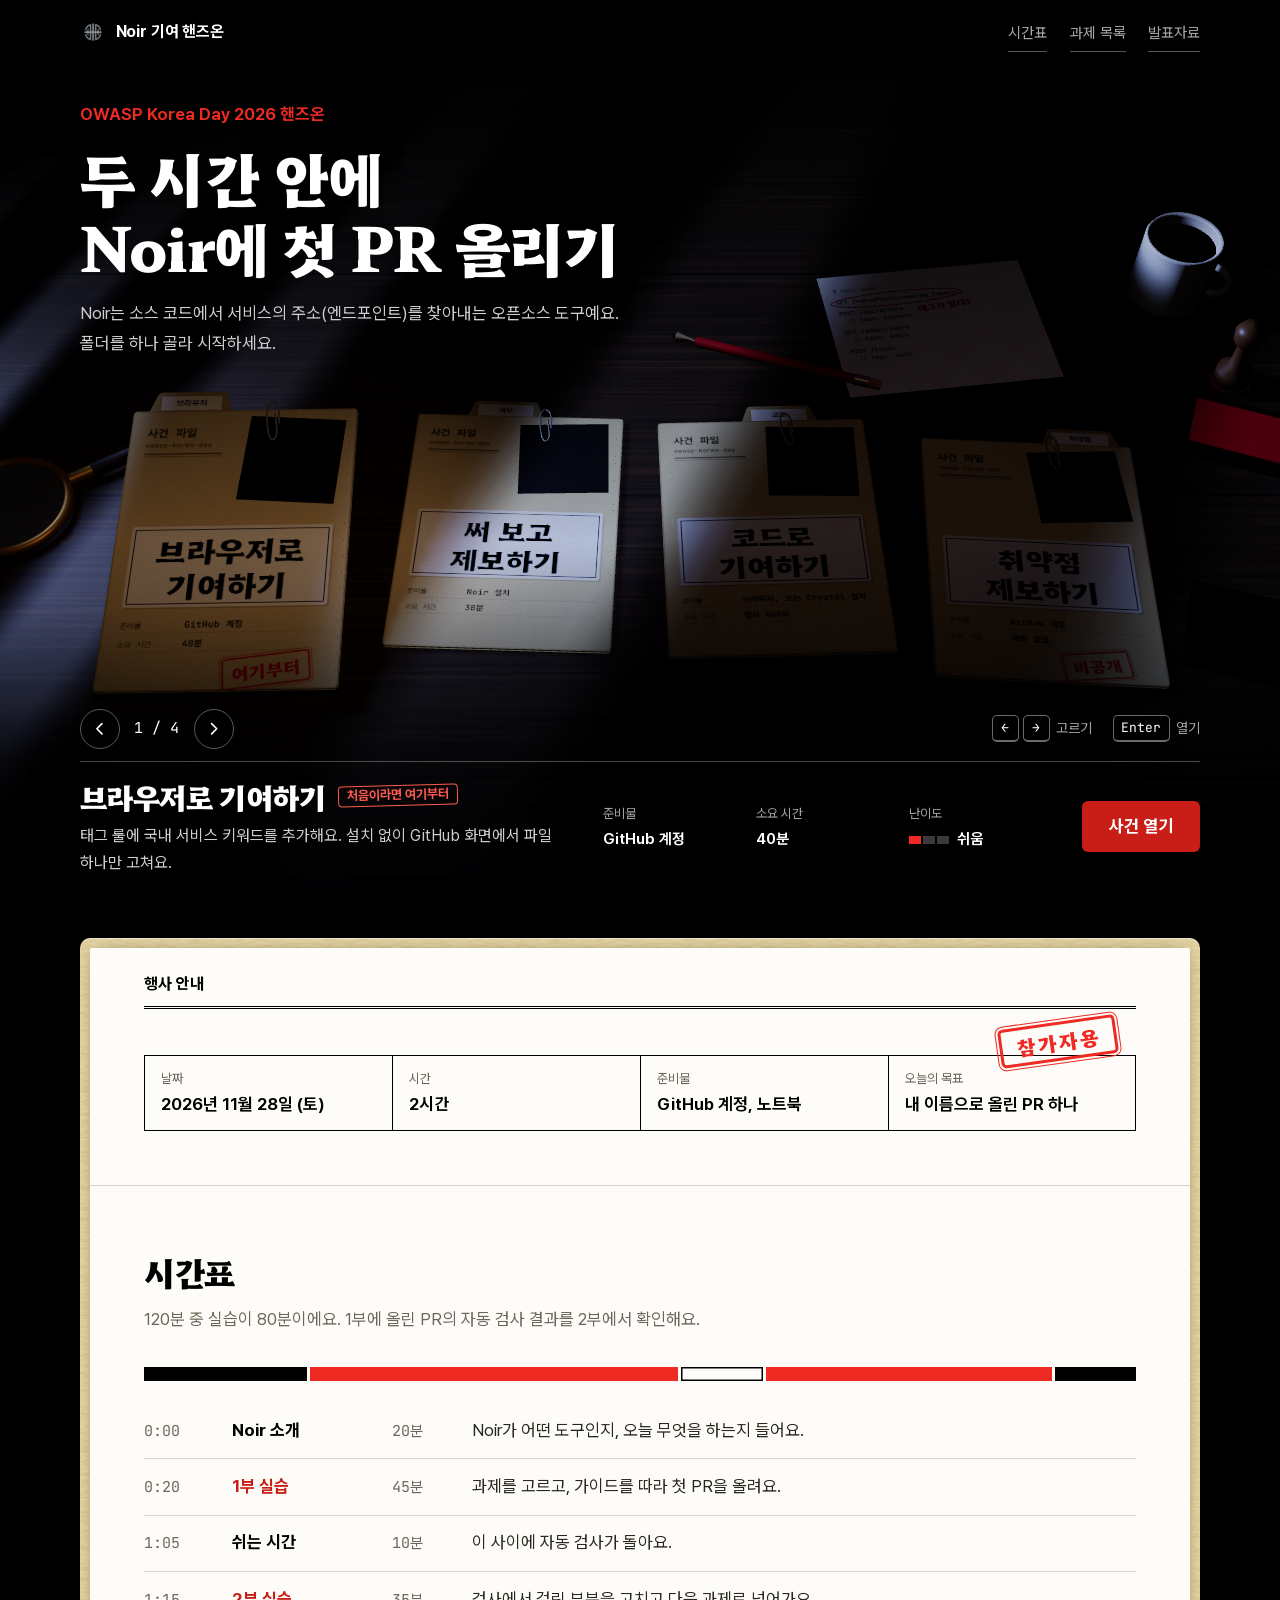
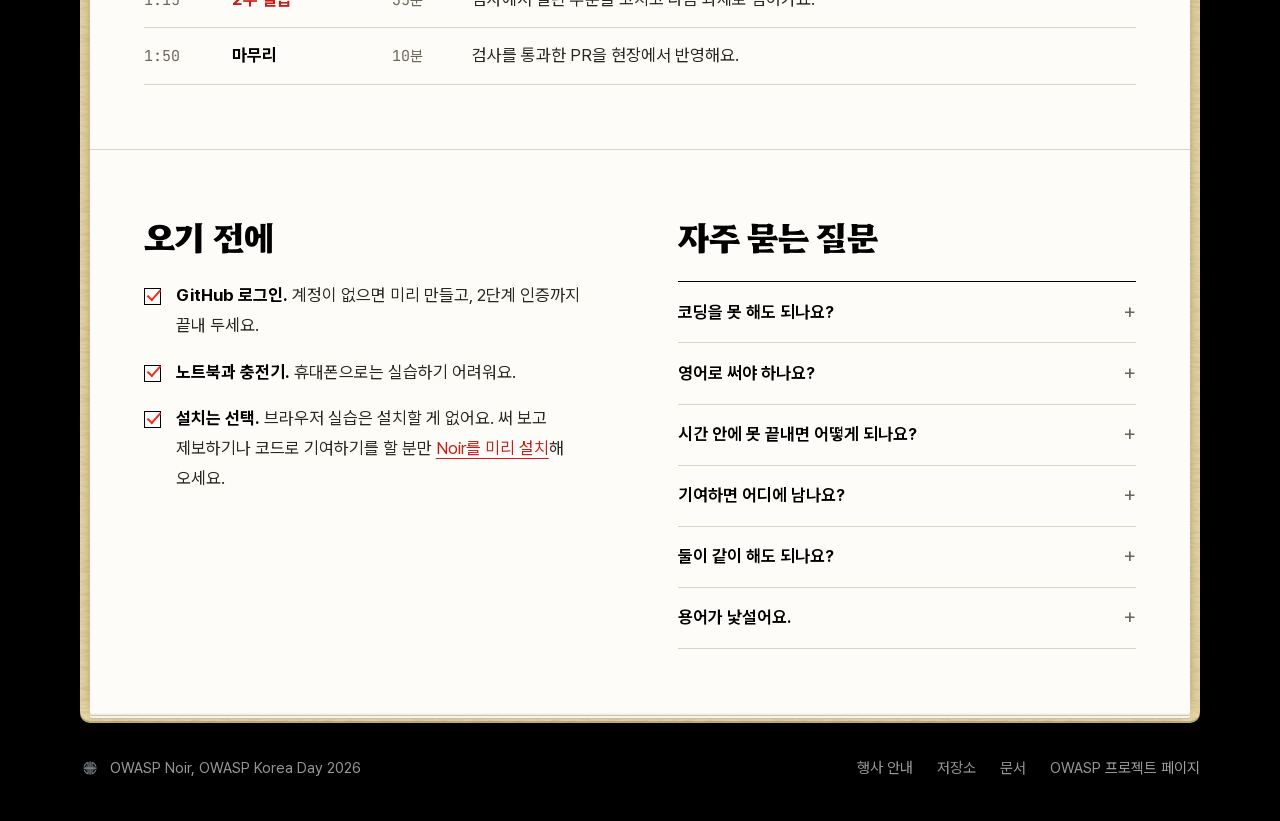
<file: index.html>
<!DOCTYPE html>
<html lang="ko">
<head>
  <meta charset="UTF-8">
  <meta name="viewport" content="width=device-width, initial-scale=1.0">
  <meta name="description" content="OWASP Korea Day 2026에서 OWASP Noir에 첫 기여를 남기는 두 시간. 브라우저만으로 PR을 올리는 방법부터 코드를 고치는 방법까지 안내해요.">
  
  
  <title>Noir 기여 핸즈온</title>
  <meta name="theme-color" content="#000000">
  
  <script>document.documentElement.className = "js";</script>
  <meta property="og:title" content="Noir 기여 핸즈온">
  <meta property="og:type" content="website">
  <meta property="og:url" content="https://owasp-noir.github.io/owasp-korea-day/">
  <meta property="og:description" content="OWASP Korea Day 2026에서 OWASP Noir에 첫 기여를 남기는 두 시간. 브라우저만으로 PR을 올리는 방법부터 코드를 고치는 방법까지 안내해요.">
  <meta property="og:image" content="https://owasp-noir.github.io/owasp-korea-day/images/og.jpg">
  <meta name="twitter:card" content="summary_large_image">
  <meta name="twitter:title" content="Noir 기여 핸즈온">
  <meta name="twitter:description" content="OWASP Korea Day 2026에서 OWASP Noir에 첫 기여를 남기는 두 시간. 브라우저만으로 PR을 올리는 방법부터 코드를 고치는 방법까지 안내해요.">
  <meta name="twitter:image" content="https://owasp-noir.github.io/owasp-korea-day/images/og.jpg">
  <link rel="canonical" href="https://owasp-noir.github.io/owasp-korea-day/">

  <link rel="icon" href="https://owasp-noir.github.io/owasp-korea-day/logos/favicon.ico" sizes="any">
  <link rel="icon" href="https://owasp-noir.github.io/owasp-korea-day/logos/favicon-96x96.png" type="image/png" sizes="96x96">
  <link rel="apple-touch-icon" href="https://owasp-noir.github.io/owasp-korea-day/logos/apple-touch-icon.png">

  <link rel="preload" href="https://owasp-noir.github.io/owasp-korea-day/fonts/handson-sans-site.woff2" as="font" type="font/woff2" crossorigin>
  <link rel="preload" href="https://owasp-noir.github.io/owasp-korea-day/fonts/hahmlet-site.woff2" as="font" type="font/woff2" crossorigin>
  <link rel="stylesheet" href="https://owasp-noir.github.io/owasp-korea-day/css/fonts.css">
  <link rel="stylesheet" href="https://owasp-noir.github.io/owasp-korea-day/css/style.css">
</head>
<body>
  <a class="skip" href="#main">본문으로 바로 가기</a>

  
  <header class="hud">
    <div class="wrap hud__in">
      <a class="brand" href="https://owasp-noir.github.io/owasp-korea-day/">
        <img src="https://owasp-noir.github.io/owasp-korea-day/images/logo-s.png" alt="" width="26" height="26">
        <span>Noir 기여 핸즈온</span>
      </a>
      <nav class="hud__links" aria-label="바로 가기">
        <a href="#briefing">시간표</a>
        <a href="https://github.com/owasp-noir/noir/issues?q=is%3Aissue+is%3Aopen+label%3Aowasp-korea-day">과제 목록</a>
        <a href="https://owasp-noir.github.io/owasp-korea-day/slides/contributing-to-owasp-noir.pdf" download="Contributing to OWASP Noir.pdf">발표자료</a>
      </nav>
    </div>
  </header>
<main id="main">

  
  <section class="lobby" id="lobby" aria-label="사건 고르기">
    <canvas class="lobby__canvas" aria-hidden="true"></canvas>
    <div class="lobby__fx" aria-hidden="true"></div>

    <div class="wrap lobby__in">
      <div class="lobby__title">
        <p class="lobby__event">OWASP Korea Day 2026 핸즈온</p>
        <h1>두 시간 안에 <br>Noir에 첫 PR 올리기</h1>
        <p class="lobby__lede">Noir는 소스 코드에서 서비스의 주소(엔드포인트)를 찾아내는 오픈소스 도구예요. 폴더를 하나 골라 시작하세요.</p>
      </div>

      <div class="lobby__stage" id="stage" aria-hidden="true"></div>

      <div class="dock">
        <ol class="cases">
          <li class="case is-selected" data-case="web" data-pose="inspect" data-tab="브라우저" data-mark="여기부터">
            <a class="case__link" href="https://owasp-noir.github.io/owasp-korea-day/web/">
              <div class="case__main">
                <h2 class="case__name">브라우저로 기여하기 <span class="case__tag">처음이라면 여기부터</span></h2>
                <p class="case__what">태그 룰에 국내 서비스 키워드를 추가해요. 설치 없이 GitHub 화면에서 파일 하나만 고쳐요.</p>
              </div>
              <dl class="case__meta">
                <div><dt>준비물</dt><dd>GitHub 계정</dd></div>
                <div><dt>소요 시간</dt><dd>40분</dd></div>
                <div><dt>난이도</dt><dd><span class="level" data-level="1" aria-hidden="true"></span>쉬움</dd></div>
              </dl>
              <span class="case__open">사건 열기</span>
            </a>
          </li>
          <li class="case" data-case="report" data-pose="binoculars" data-tab="제보">
            <a class="case__link" href="https://owasp-noir.github.io/owasp-korea-day/report/">
              <div class="case__main">
                <h2 class="case__name">써 보고 제보하기</h2>
                <p class="case__what">아는 프로젝트를 Noir로 스캔하고, 빠지거나 틀린 결과를 이슈로 올려요.</p>
              </div>
              <dl class="case__meta">
                <div><dt>준비물</dt><dd>Noir 설치</dd></div>
                <div><dt>소요 시간</dt><dd>30분</dd></div>
                <div><dt>난이도</dt><dd><span class="level" data-level="2" aria-hidden="true"></span>보통</dd></div>
              </dl>
              <span class="case__open">사건 열기</span>
            </a>
          </li>
          <li class="case" data-case="code" data-pose="dev" data-tab="코드">
            <a class="case__link" href="https://owasp-noir.github.io/owasp-korea-day/code/">
              <div class="case__main">
                <h2 class="case__name">코드로 기여하기</h2>
                <p class="case__what">Noir 코드를 직접 고쳐요. 오늘은 실패하는 테스트를 만드는 데까지 해요.</p>
              </div>
              <dl class="case__meta">
                <div><dt>준비물</dt><dd>브라우저, 또는 Crystal 설치</dd></div>
                <div><dt>소요 시간</dt><dd>행사 뒤까지</dd></div>
                <div><dt>난이도</dt><dd><span class="level" data-level="3" aria-hidden="true"></span>어려움</dd></div>
              </dl>
              <span class="case__open">사건 열기</span>
            </a>
          </li>
          <li class="case" data-case="security" data-pose="hacker" data-tab="취약점" data-mark="비공개">
            <a class="case__link" href="https://owasp-noir.github.io/owasp-korea-day/security/">
              <div class="case__main">
                <h2 class="case__name">취약점 제보하기</h2>
                <p class="case__what">당신이 해커라면, Noir를 해킹해 주세요. 찾은 문제는 비공개로 제보해요.</p>
              </div>
              <dl class="case__meta">
                <div><dt>준비물</dt><dd>GitHub 계정</dd></div>
                <div><dt>소요 시간</dt><dd>제한 없음</dd></div>
                <div><dt>난이도</dt><dd><span class="level" data-level="3" aria-hidden="true"></span>어려움</dd></div>
              </dl>
              <span class="case__open">사건 열기</span>
            </a>
          </li>
        </ol>

        
        <div class="dock__ctl" id="dock-ctl" hidden>
          <div class="pager">
            <button type="button" class="pager__btn" id="case-prev" aria-label="이전 사건"><svg viewBox="0 0 24 24" aria-hidden="true"><path d="M15 5l-7 7 7 7"/></svg></button>
            <span class="pager__at" id="case-at" aria-live="polite">1 / 4</span>
            <button type="button" class="pager__btn" id="case-next" aria-label="다음 사건"><svg viewBox="0 0 24 24" aria-hidden="true"><path d="M9 5l7 7-7 7"/></svg></button>
          </div>
          <p class="keys"><kbd>←</kbd><kbd>→</kbd> 고르기 <kbd>Enter</kbd> 열기</p>
        </div>
      </div>
    </div>

    
    <div class="lobby__paper" id="lobby-paper" aria-hidden="true"></div>
  </section>

  <div class="below">
  <div class="wrap briefing" id="briefing">
    <div class="folder__body">
      <div class="sheet">

        <section class="cover">
          <h2 class="cover__head">행사 안내</h2>
          
          <p class="briefing__about">Noir는 소스 코드에서 서비스의 주소(엔드포인트)를 찾아내는 오픈소스 도구예요.</p>
          <div class="record record--top">
            <dl class="form">
              <div><dt>날짜</dt><dd>2026년 11월 28일 (토)</dd></div>
              <div><dt>시간</dt><dd>2시간</dd></div>
              <div><dt>준비물</dt><dd>GitHub 계정, 노트북</dd></div>
              <div><dt>오늘의 목표</dt><dd>내 이름으로 올린 PR 하나</dd></div>
            </dl>
            <span class="stamp stamp--cover" aria-hidden="true">참가자용</span>
          </div>
        </section>

        <section class="part part--first">
          <h2>시간표</h2>
          <p class="part__lede">120분 중 실습이 80분이에요. 1부에 올린 PR의 자동 검사 결과를 2부에서 확인해요.</p>

          <div class="timebar" role="img" aria-label="120분 가운데 실습 80분, 소개와 마무리 30분, 쉬는 시간 10분">
            <span style="flex-grow: 20"></span>
            <span class="is-work" style="flex-grow: 45"></span>
            <span class="is-break" style="flex-grow: 10"></span>
            <span class="is-work" style="flex-grow: 35"></span>
            <span style="flex-grow: 10"></span>
          </div>

          <ol class="schedule">
            <li><span class="schedule__at">0:00</span><strong>Noir 소개</strong><span class="schedule__len">20분</span><span class="schedule__what">Noir가 어떤 도구인지, 오늘 무엇을 하는지 들어요.</span></li>
            <li class="is-work"><span class="schedule__at">0:20</span><strong>1부 실습</strong><span class="schedule__len">45분</span><span class="schedule__what">과제를 고르고, 가이드를 따라 첫 PR을 올려요.</span></li>
            <li><span class="schedule__at">1:05</span><strong>쉬는 시간</strong><span class="schedule__len">10분</span><span class="schedule__what">이 사이에 자동 검사가 돌아요.</span></li>
            <li class="is-work"><span class="schedule__at">1:15</span><strong>2부 실습</strong><span class="schedule__len">35분</span><span class="schedule__what">검사에서 걸린 부분을 고치고 다음 과제로 넘어가요.</span></li>
            <li><span class="schedule__at">1:50</span><strong>마무리</strong><span class="schedule__len">10분</span><span class="schedule__what">검사를 통과한 PR을 현장에서 반영해요.</span></li>
          </ol>
        </section>

        <section class="part split">
          <div>
            <h2>오기 전에</h2>
            <ul class="prep">
              <li><strong>GitHub 로그인.</strong> 계정이 없으면 미리 만들고, 2단계 인증까지 끝내 두세요.</li>
              <li><strong>노트북과 충전기.</strong> 휴대폰으로는 실습하기 어려워요.</li>
              <li><strong>설치는 선택.</strong> 브라우저 실습은 설치할 게 없어요. 써 보고 제보하기나 코드로 기여하기를 할 분만 <a href="https://owasp-noir.github.io/owasp-korea-day/report/">Noir를 미리 설치</a>해 오세요.</li>
            </ul>
          </div>
          <div>
            <h2>자주 묻는 질문</h2>
            <div class="faq">
              <details>
                <summary>코딩을 못 해도 되나요?</summary>
                <p>네. 브라우저로 기여하기는 룰 파일에 단어와 예시를 추가하는 작업이라 코드를 짜지 않아요.</p>
              </details>
              <details>
                <summary>영어로 써야 하나요?</summary>
                <p>아니요. 제목도 내용도 한국어로 써도 돼요. 영어로 쓰고 싶다면 가이드에 있는 예시를 조금 바꾸면 돼요.</p>
              </details>
              <details>
                <summary>시간 안에 못 끝내면 어떻게 되나요?</summary>
                <p>PR은 행사가 끝나도 열려 있어요. 같은 PR에서 이어서 고치면 돼요.</p>
              </details>
              <details>
                <summary>기여하면 어디에 남나요?</summary>
                <p>PR이 반영되면 다음 Noir 버전에 들어가고, 저장소 첫 화면의 기여자 목록에 프로필이 올라가요.</p>
              </details>
              <details>
                <summary>둘이 같이 해도 되나요?</summary>
                <p>네. 막히면 옆 사람에게 먼저 묻고, 안 풀리면 손을 들어 주세요.</p>
              </details>
              <details>
                <summary>용어가 낯설어요.</summary>
                <dl>
                  <div><dt>엔드포인트</dt><dd>서버가 요청을 받는 주소. <code>/login</code>, <code>/api/orders</code> 같은 것.</dd></div>
                  <div><dt>PR (풀 리퀘스트)</dt><dd>고친 내용을 반영해 달라고 보내는 요청.</dd></div>
                  <div><dt>포크</dt><dd>다른 사람의 저장소를 내 계정으로 복사한 것.</dd></div>
                  <div><dt>머지</dt><dd>보낸 PR이 원본에 반영되는 것.</dd></div>
                </dl>
              </details>
            </div>
          </div>
        </section>

      </div>
    </div>
  </div>
  </div>

</main>
<script type="module" src="https://owasp-noir.github.io/owasp-korea-day/js/desk.js"></script>
  <footer class="site-footer">
    <div class="wrap site-footer__in">
      <p class="site-footer__who">
        <img src="https://owasp-noir.github.io/owasp-korea-day/images/logo-s.png" alt="" width="20" height="20">
        OWASP Noir, OWASP Korea Day 2026
      </p>
      <ul class="site-footer__links">
        <li><a href="https://www.owaspkr.org/2026/">행사 안내</a></li>
        <li><a href="https://github.com/owasp-noir/noir">저장소</a></li>
        <li><a href="https://owasp-noir.github.io/noir/ko/">문서</a></li>
        <li><a href="https://owasp.org/www-project-noir/">OWASP 프로젝트 페이지</a></li>
      </ul>
    </div>
  </footer>
  <script src="https://owasp-noir.github.io/owasp-korea-day/js/site.js" defer></script>
</body>
</html>
</file>
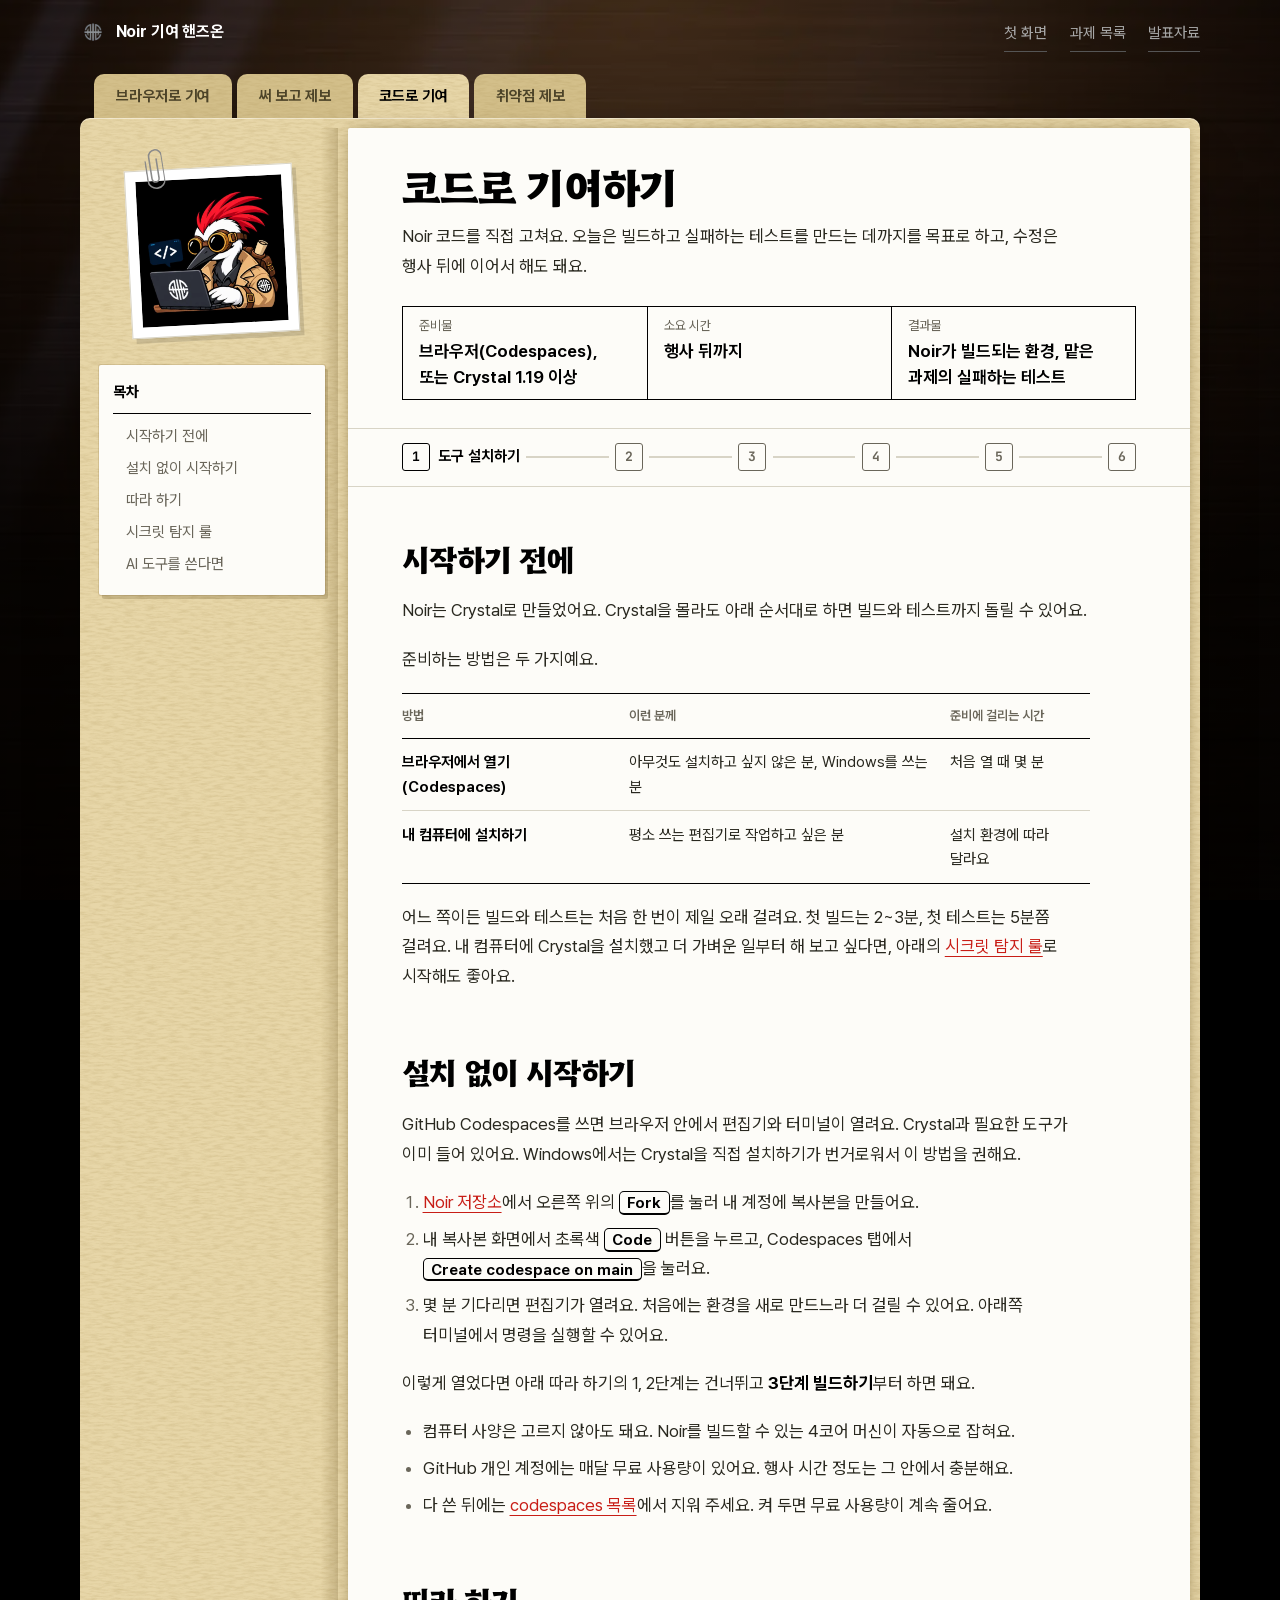
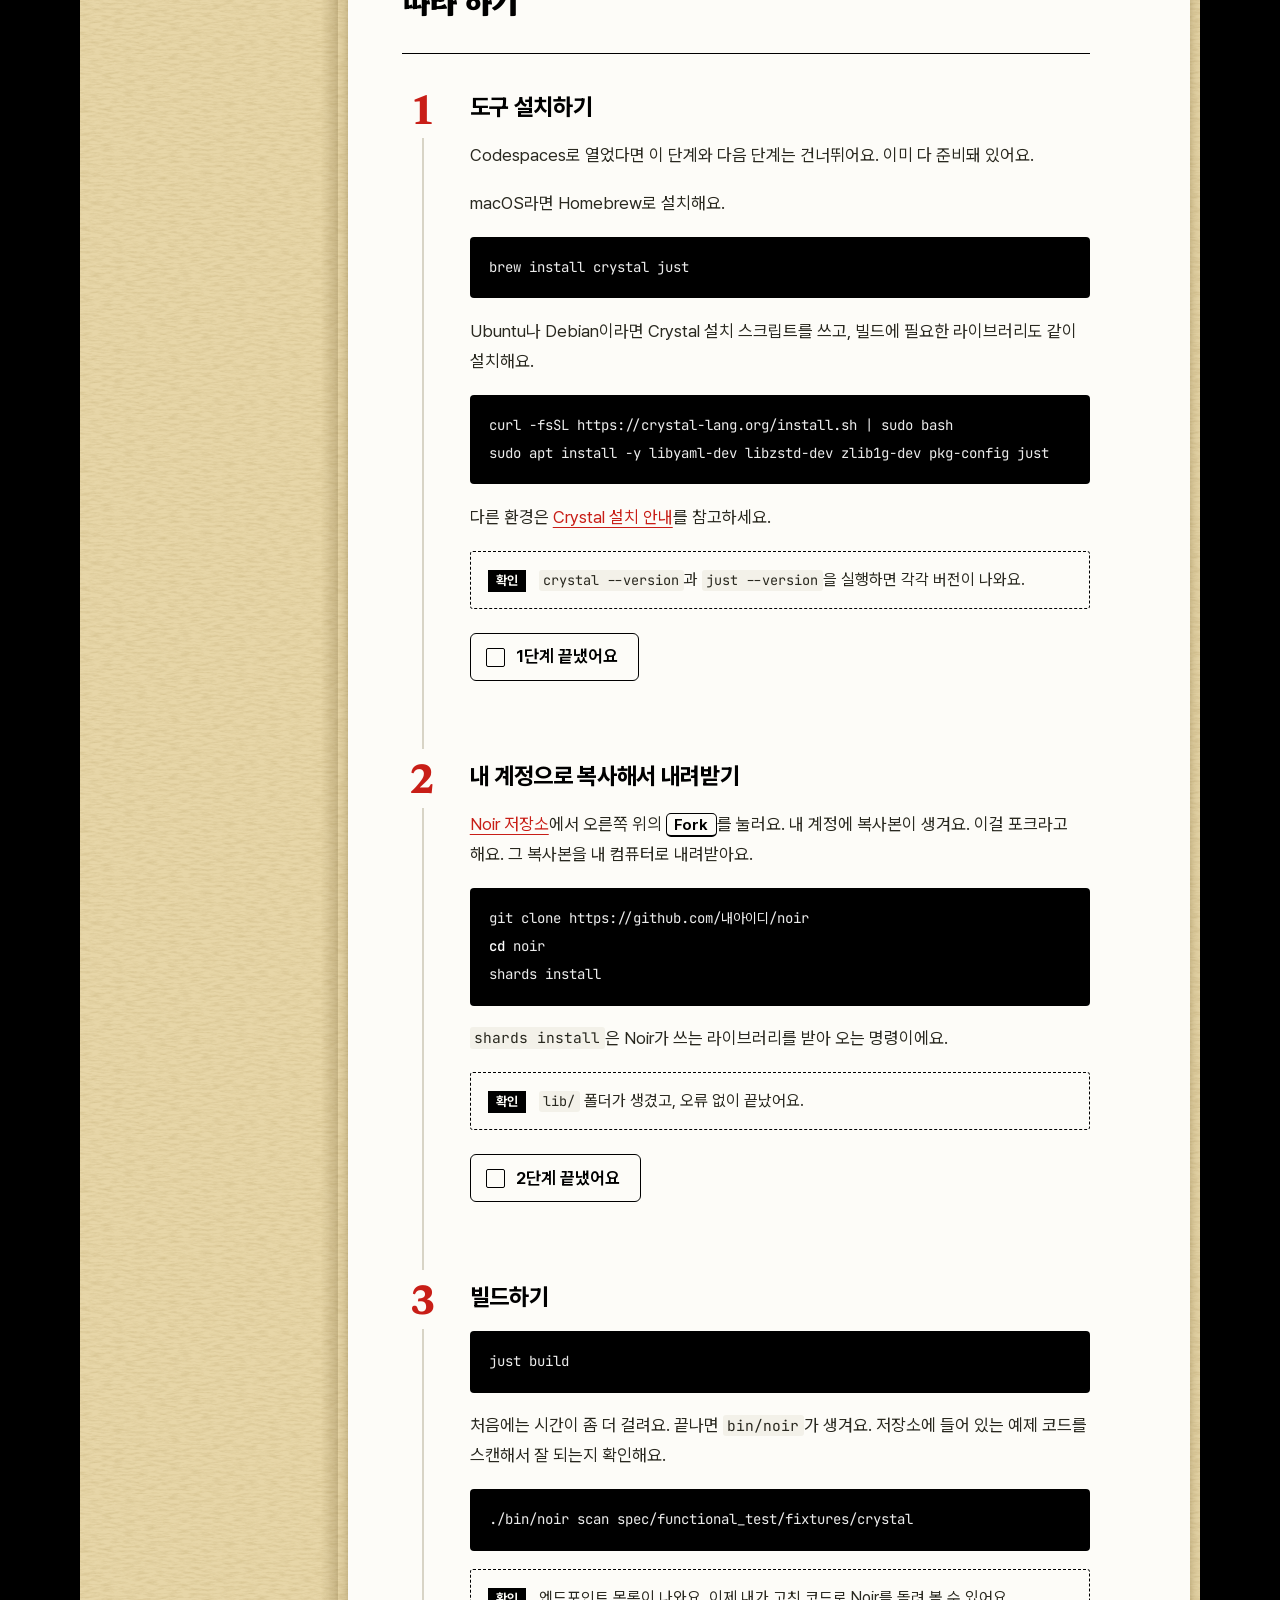
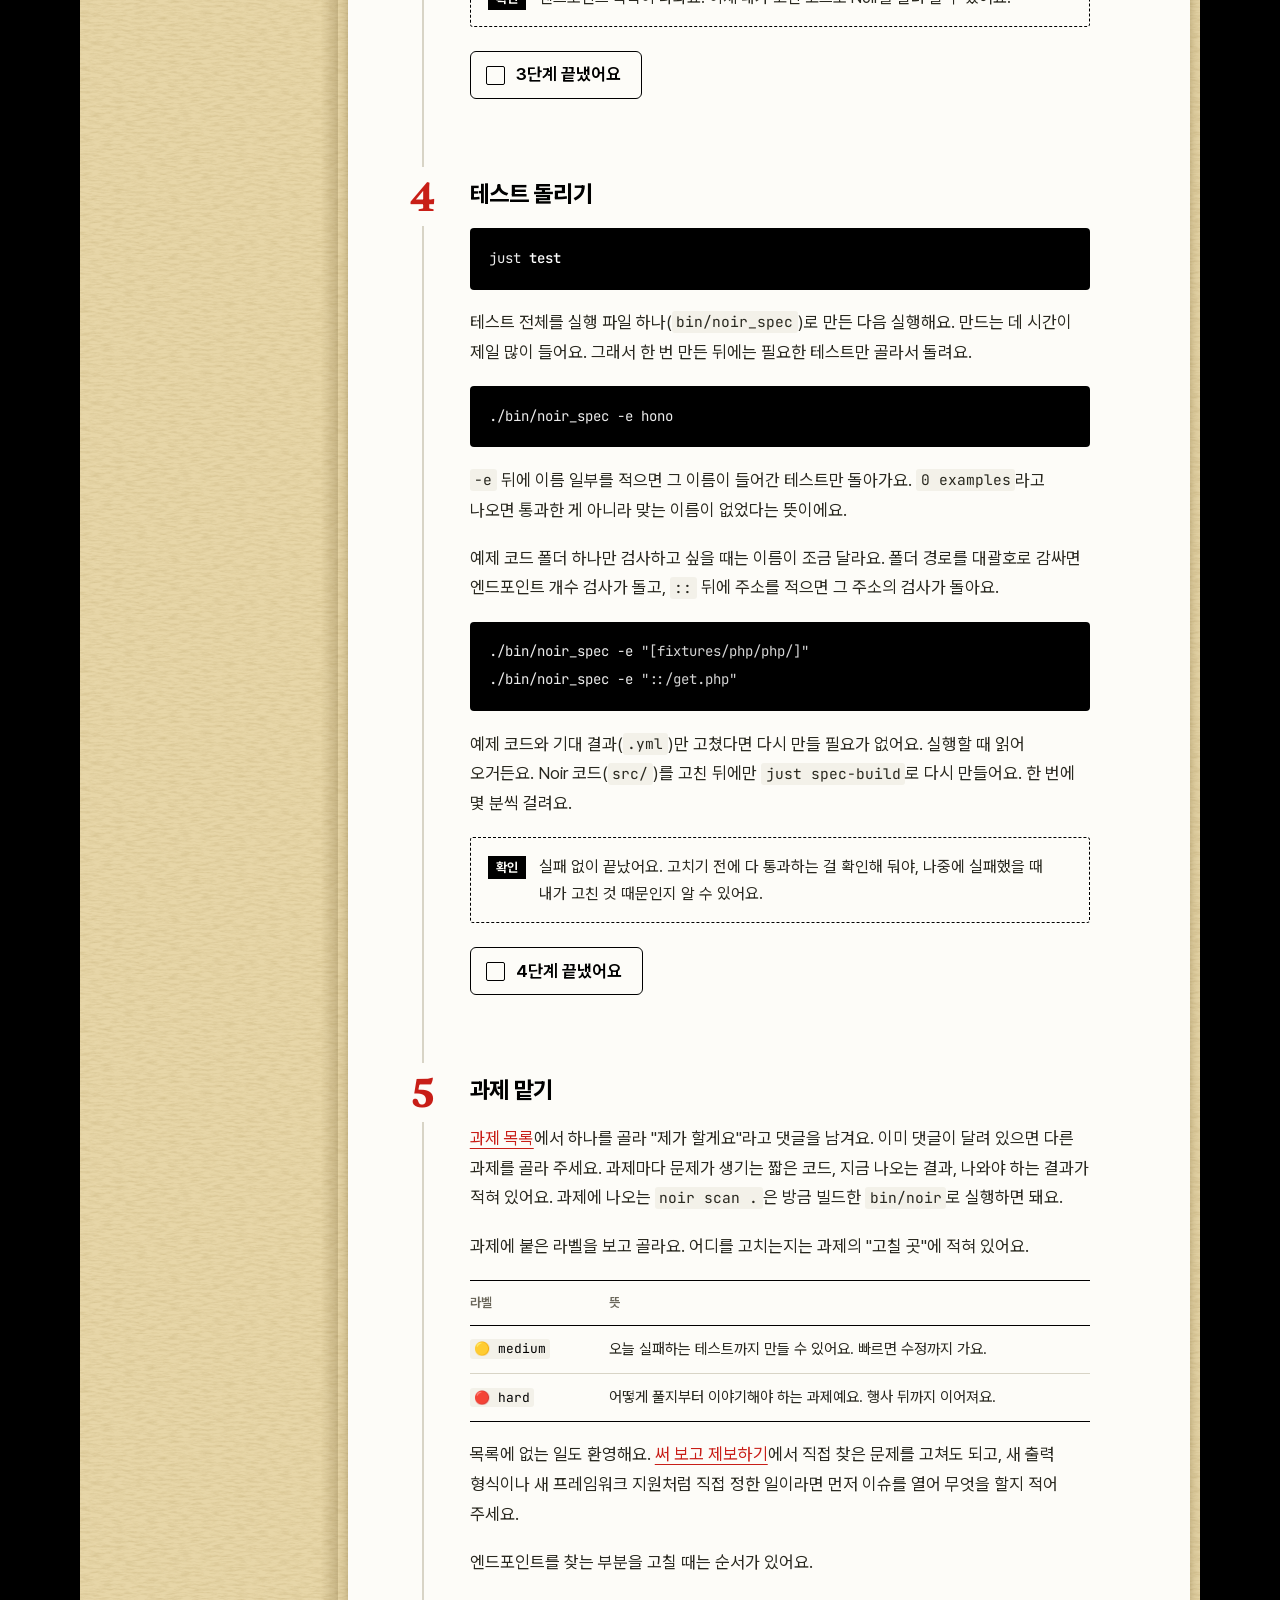
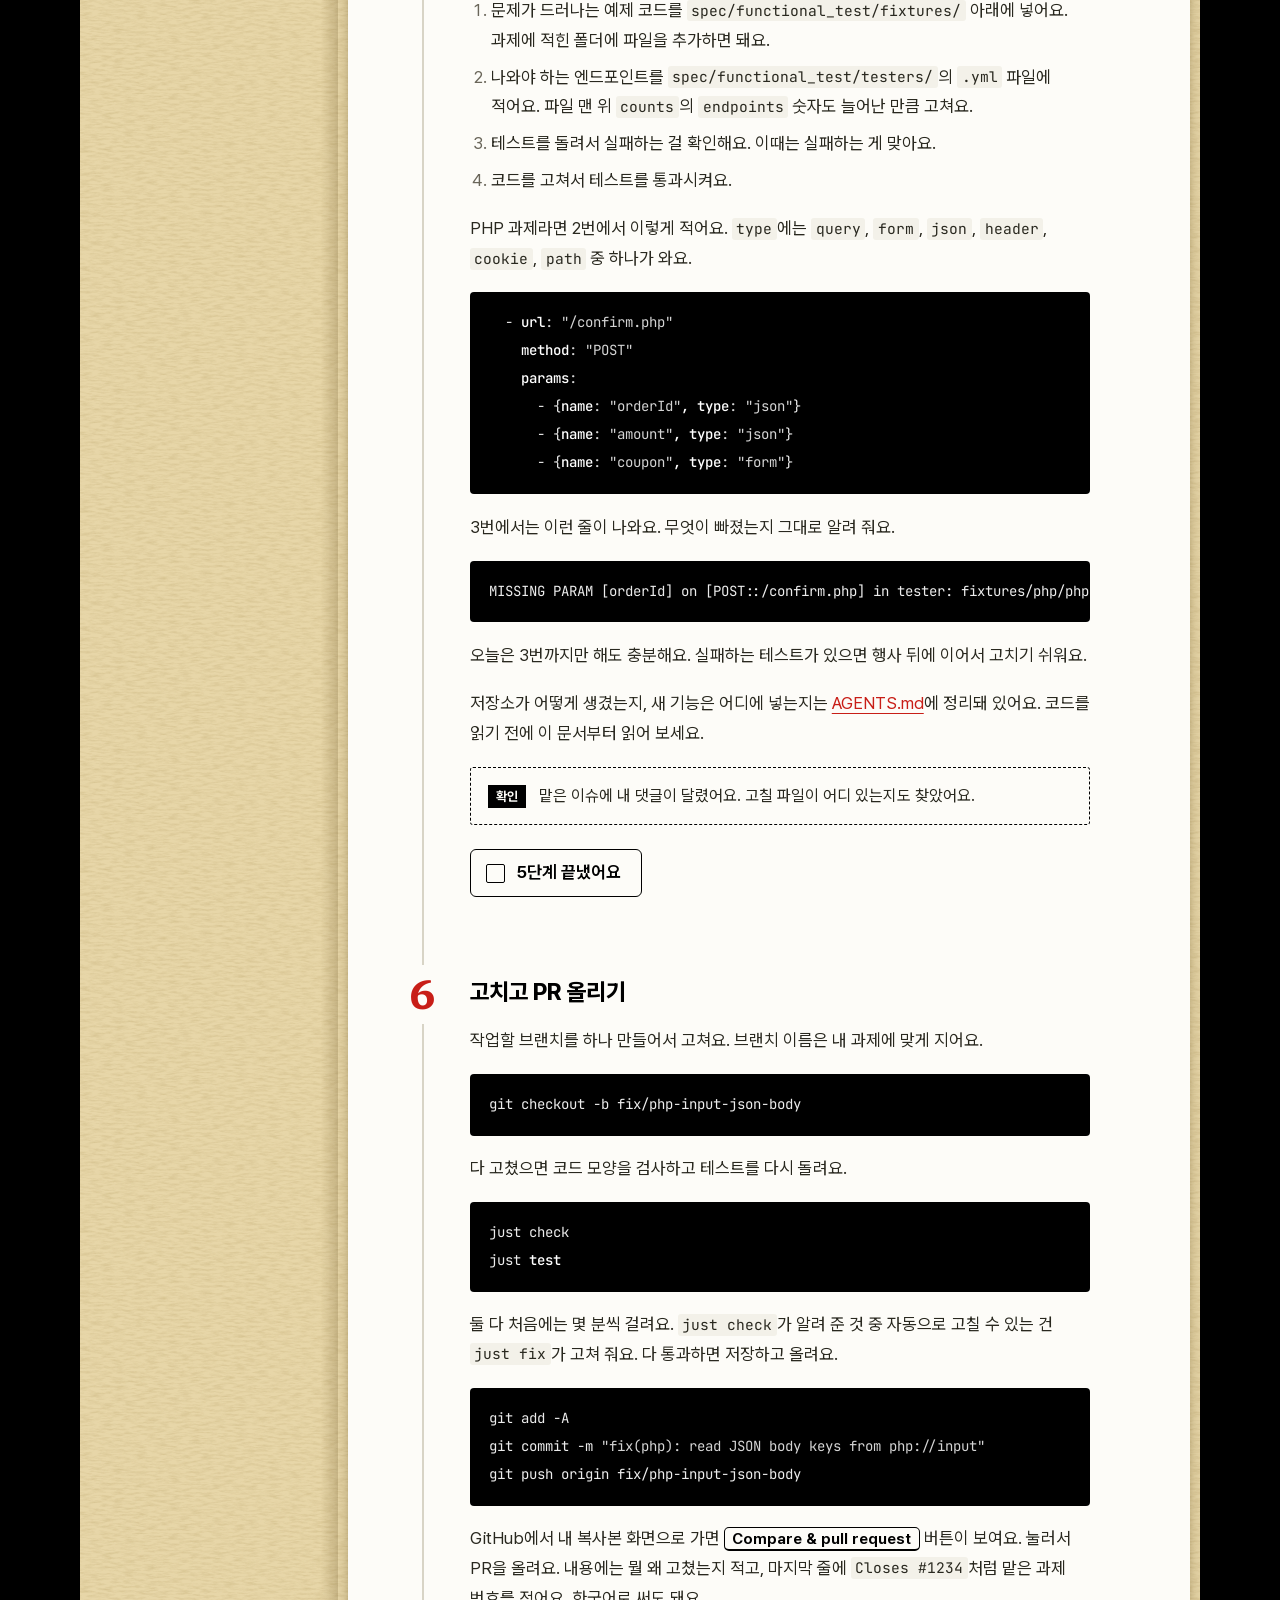
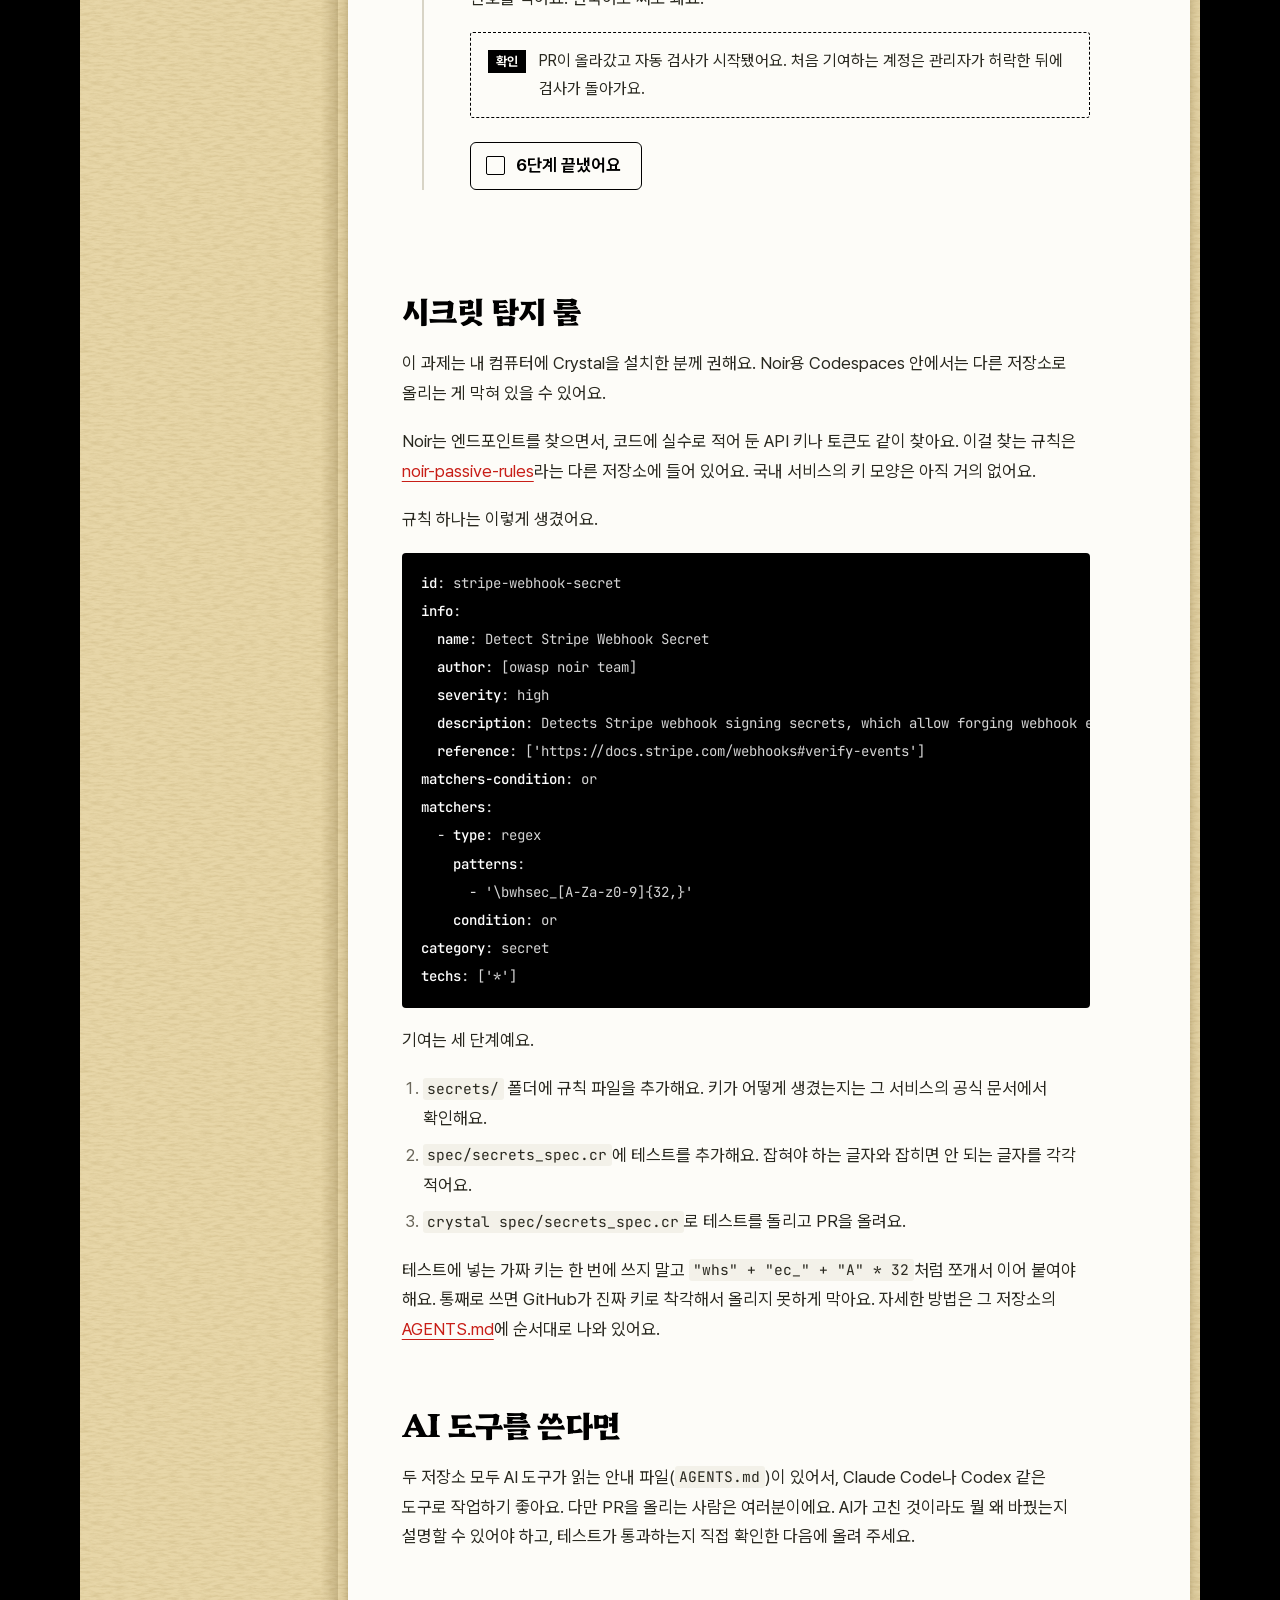
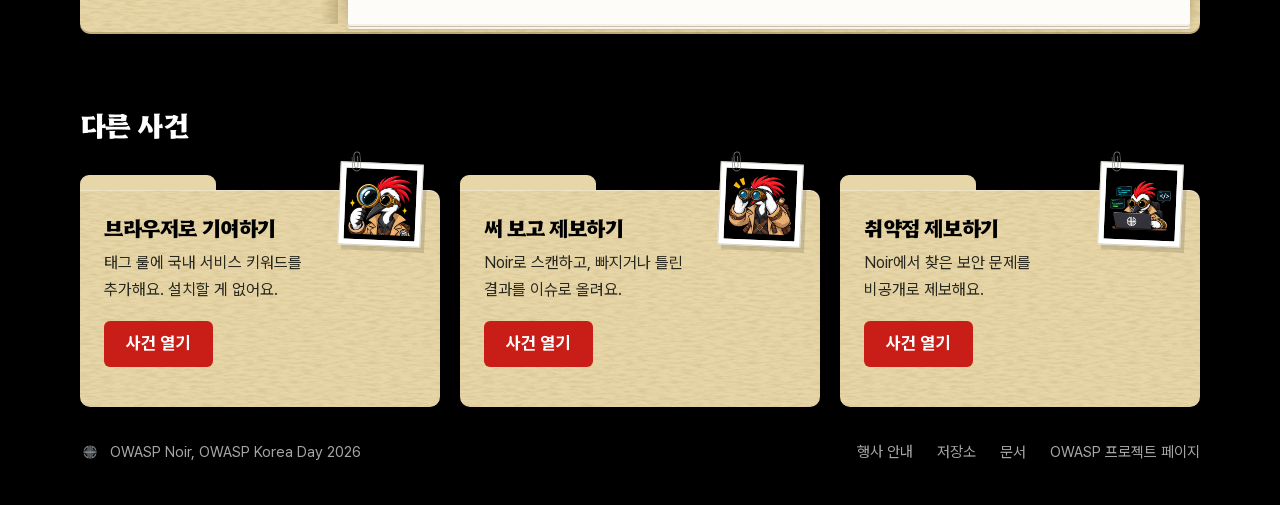
<file: code/index.html>
<!DOCTYPE html>
<html lang="ko">
<head>
  <meta charset="UTF-8">
  <meta name="viewport" content="width=device-width, initial-scale=1.0">
  <meta name="description" content="Noir 코드를 직접 고쳐요. 오늘은 빌드하고 실패하는 테스트를 만드는 데까지를 목표로 하고, 수정은 행사 뒤에 이어서 해도 돼요.">
  
  
  <title>코드로 기여하기 - Noir 기여 핸즈온</title>
  <meta name="theme-color" content="#000000">
  
  <script>document.documentElement.className = "js";</script>
  <meta property="og:title" content="코드로 기여하기">
  <meta property="og:type" content="website">
  <meta property="og:url" content="https://owasp-noir.github.io/owasp-korea-day/code/">
  <meta property="og:description" content="Noir 코드를 직접 고쳐요. 오늘은 빌드하고 실패하는 테스트를 만드는 데까지를 목표로 하고, 수정은 행사 뒤에 이어서 해도 돼요.">
  <meta property="og:image" content="https://owasp-noir.github.io/owasp-korea-day/images/og.jpg">
  <meta name="twitter:card" content="summary_large_image">
  <meta name="twitter:title" content="코드로 기여하기">
  <meta name="twitter:description" content="Noir 코드를 직접 고쳐요. 오늘은 빌드하고 실패하는 테스트를 만드는 데까지를 목표로 하고, 수정은 행사 뒤에 이어서 해도 돼요.">
  <meta name="twitter:image" content="https://owasp-noir.github.io/owasp-korea-day/images/og.jpg">
  <link rel="canonical" href="https://owasp-noir.github.io/owasp-korea-day/code/">

  <link rel="icon" href="https://owasp-noir.github.io/owasp-korea-day/logos/favicon.ico" sizes="any">
  <link rel="icon" href="https://owasp-noir.github.io/owasp-korea-day/logos/favicon-96x96.png" type="image/png" sizes="96x96">
  <link rel="apple-touch-icon" href="https://owasp-noir.github.io/owasp-korea-day/logos/apple-touch-icon.png">

  <link rel="preload" href="https://owasp-noir.github.io/owasp-korea-day/fonts/handson-sans-site.woff2" as="font" type="font/woff2" crossorigin>
  <link rel="preload" href="https://owasp-noir.github.io/owasp-korea-day/fonts/hahmlet-site.woff2" as="font" type="font/woff2" crossorigin>
  <link rel="stylesheet" href="https://owasp-noir.github.io/owasp-korea-day/css/fonts.css">
  <link rel="stylesheet" href="https://owasp-noir.github.io/owasp-korea-day/css/style.css">
</head>
<body>
  <a class="skip" href="#main">본문으로 바로 가기</a>

  
  <header class="hud">
    <div class="wrap hud__in">
      <a class="brand" href="https://owasp-noir.github.io/owasp-korea-day/">
        <img src="https://owasp-noir.github.io/owasp-korea-day/images/logo-s.png" alt="" width="26" height="26">
        <span>Noir 기여 핸즈온</span>
      </a>
      <nav class="hud__links" aria-label="바로 가기">
        <a href="https://owasp-noir.github.io/owasp-korea-day/">첫 화면</a>
        <a href="https://github.com/owasp-noir/noir/issues?q=is%3Aissue+is%3Aopen+label%3Aowasp-korea-day">과제 목록</a>
        <a href="https://owasp-noir.github.io/owasp-korea-day/slides/contributing-to-owasp-noir.pdf" download="Contributing to OWASP Noir.pdf">발표자료</a>
      </nav>
    </div>
  </header>

<div class="wrap folder">
  <nav class="tabs" aria-label="사건 파일">
    <a class="tab" href="https://owasp-noir.github.io/owasp-korea-day/web/"><span class="tab__long">브라우저로 기여</span><span class="tab__short">브라우저</span></a>
    <a class="tab" href="https://owasp-noir.github.io/owasp-korea-day/report/"><span class="tab__long">써 보고 제보</span><span class="tab__short">제보</span></a>
    <a class="tab" href="https://owasp-noir.github.io/owasp-korea-day/code/" aria-current="page"><span class="tab__long">코드로 기여</span><span class="tab__short">코드</span></a>
    <a class="tab" href="https://owasp-noir.github.io/owasp-korea-day/security/"><span class="tab__long">취약점 제보</span><span class="tab__short">취약점</span></a>
  </nav>
  <div class="folder__body">

<div class="file">
  <aside class="file__side" aria-label="목차">
    
    
    
<figure class="photo">
  <svg class="photo__clip" viewBox="0 0 26 62" aria-hidden="true"><path d="M17 16v27a5 5 0 0 1-10 0V12a9 9 0 0 1 18 0v33a12 12 0 0 1-24 0V18"/></svg>
  <div class="photo__print">
    <img src="https://owasp-noir.github.io/owasp-korea-day/images/mascot/hak-dev.webp" alt="" width="512" height="512" decoding="async">
  </div>
  
</figure>
    
    <div class="slip" id="page-toc" hidden>
      <p class="slip__title">목차</p>
      <nav id="page-nav"></nav>
    </div>
  </aside>

  <div class="sheet">
    <main id="main">

      <header class="cover cover--page">
        <div class="cover__body">
          <div class="cover__copy">
            <h1>코드로 기여하기</h1>
            <p class="cover__lede">Noir 코드를 직접 고쳐요. 오늘은 빌드하고 실패하는 테스트를 만드는 데까지를 목표로 하고, 수정은 행사 뒤에 이어서 해도 돼요.</p>
          </div>
          
          <div class="cover__photo">
            
            
<figure class="photo">
  <svg class="photo__clip" viewBox="0 0 26 62" aria-hidden="true"><path d="M17 16v27a5 5 0 0 1-10 0V12a9 9 0 0 1 18 0v33a12 12 0 0 1-24 0V18"/></svg>
  <div class="photo__print">
    <img src="https://owasp-noir.github.io/owasp-korea-day/images/mascot/hak-dev.webp" alt="" width="512" height="512" decoding="async">
  </div>
  
</figure>
          </div>
          
        </div>

        
        <div class="record">
          <dl class="form form--three">
            <div><dt>준비물</dt><dd>브라우저(Codespaces), 또는 Crystal 1.19 이상</dd></div>
            <div><dt>소요 시간</dt><dd>행사 뒤까지</dd></div>
            <div><dt>결과물</dt><dd>Noir가 빌드되는 환경, 맡은 과제의 실패하는 테스트</dd></div>
          </dl>
          
        </div>
        
      </header>

      
      <div class="doc">
        <article class="prose">
          <h2 id="시작하기-전에">시작하기 전에</h2>
<p>Noir는 Crystal로 만들었어요. Crystal을 몰라도 아래 순서대로 하면 빌드와 테스트까지 돌릴 수 있어요.</p>
<p>준비하는 방법은 두 가지예요.</p>
<table>
<thead>
<tr>
<th>방법</th>
<th>이런 분께</th>
<th>준비에 걸리는 시간</th>
</tr>
</thead>
<tbody>
<tr>
<td>브라우저에서 열기 (Codespaces)</td>
<td>아무것도 설치하고 싶지 않은 분, Windows를 쓰는 분</td>
<td>처음 열 때 몇 분</td>
</tr>
<tr>
<td>내 컴퓨터에 설치하기</td>
<td>평소 쓰는 편집기로 작업하고 싶은 분</td>
<td>설치 환경에 따라 달라요</td>
</tr>
</tbody>
</table>
<p>어느 쪽이든 빌드와 테스트는 처음 한 번이 제일 오래 걸려요. 첫 빌드는 2~3분, 첫 테스트는 5분쯤 걸려요. 내 컴퓨터에 Crystal을 설치했고 더 가벼운 일부터 해 보고 싶다면, 아래의 <a href="#%EC%8B%9C%ED%81%AC%EB%A6%BF-%ED%83%90%EC%A7%80-%EB%A3%B0">시크릿 탐지 룰</a>로 시작해도 좋아요.</p>
<h2 id="설치-없이-시작하기">설치 없이 시작하기</h2>
<p>GitHub Codespaces를 쓰면 브라우저 안에서 편집기와 터미널이 열려요. Crystal과 필요한 도구가 이미 들어 있어요. Windows에서는 Crystal을 직접 설치하기가 번거로워서 이 방법을 권해요.</p>
<ol>
<li><a href="https://github.com/owasp-noir/noir">Noir 저장소</a>에서 오른쪽 위의 <kbd>Fork</kbd>를 눌러 내 계정에 복사본을 만들어요.</li>
<li>내 복사본 화면에서 초록색 <kbd>Code</kbd> 버튼을 누르고, Codespaces 탭에서 <kbd>Create codespace on main</kbd>을 눌러요.</li>
<li>몇 분 기다리면 편집기가 열려요. 처음에는 환경을 새로 만드느라 더 걸릴 수 있어요. 아래쪽 터미널에서 명령을 실행할 수 있어요.</li>
</ol>
<p>이렇게 열었다면 아래 따라 하기의 1, 2단계는 건너뛰고 <strong>3단계 빌드하기</strong>부터 하면 돼요.</p>
<ul>
<li>컴퓨터 사양은 고르지 않아도 돼요. Noir를 빌드할 수 있는 4코어 머신이 자동으로 잡혀요.</li>
<li>GitHub 개인 계정에는 매달 무료 사용량이 있어요. 행사 시간 정도는 그 안에서 충분해요.</li>
<li>다 쓴 뒤에는 <a href="https://github.com/codespaces">codespaces 목록</a>에서 지워 주세요. 켜 두면 무료 사용량이 계속 줄어요.</li>
</ul>
<h2 id="따라-하기">따라 하기</h2>
<div class="steps">
<h3 id="도구-설치하기">도구 설치하기</h3>
<p>Codespaces로 열었다면 이 단계와 다음 단계는 건너뛰어요. 이미 다 준비돼 있어요.</p>
<p>macOS라면 Homebrew로 설치해요.</p>
<pre><code class="language-sh hljs">brew install crystal just
</code></pre>
<p>Ubuntu나 Debian이라면 Crystal 설치 스크립트를 쓰고, 빌드에 필요한 라이브러리도 같이 설치해요.</p>
<pre><code class="language-sh hljs">curl -fsSL https://crystal-lang.org/install.sh <span class="hljs-punctuation">|</span> sudo bash
sudo apt install -y libyaml-dev libzstd-dev zlib1g-dev pkg-config just
</code></pre>
<p>다른 환경은 <a href="https://crystal-lang.org/install/">Crystal 설치 안내</a>를 참고하세요.</p>
<blockquote>
<p><code>crystal --version</code>과 <code>just --version</code>을 실행하면 각각 버전이 나와요.</p>
</blockquote>
<h3 id="내-계정으로-복사해서-내려받기">내 계정으로 복사해서 내려받기</h3>
<p><a href="https://github.com/owasp-noir/noir">Noir 저장소</a>에서 오른쪽 위의 <kbd>Fork</kbd>를 눌러요. 내 계정에 복사본이 생겨요. 이걸 포크라고 해요. 그 복사본을 내 컴퓨터로 내려받아요.</p>
<pre><code class="language-sh hljs">git clone https://github.com/내아이디/noir
<span class="hljs-built_in">cd</span> noir
shards install
</code></pre>
<p><code>shards install</code>은 Noir가 쓰는 라이브러리를 받아 오는 명령이에요.</p>
<blockquote>
<p><code>lib/</code> 폴더가 생겼고, 오류 없이 끝났어요.</p>
</blockquote>
<h3 id="빌드하기">빌드하기</h3>
<pre><code class="language-sh hljs">just build
</code></pre>
<p>처음에는 시간이 좀 더 걸려요. 끝나면 <code>bin/noir</code>가 생겨요. 저장소에 들어 있는 예제 코드를 스캔해서 잘 되는지 확인해요.</p>
<pre><code class="language-sh hljs">./bin/noir scan spec/functional_test/fixtures/crystal
</code></pre>
<blockquote>
<p>엔드포인트 목록이 나와요. 이제 내가 고친 코드로 Noir를 돌려 볼 수 있어요.</p>
</blockquote>
<h3 id="테스트-돌리기">테스트 돌리기</h3>
<pre><code class="language-sh hljs">just <span class="hljs-built_in">test</span>
</code></pre>
<p>테스트 전체를 실행 파일 하나(<code>bin/noir_spec</code>)로 만든 다음 실행해요. 만드는 데 시간이 제일 많이 들어요. 그래서 한 번 만든 뒤에는 필요한 테스트만 골라서 돌려요.</p>
<pre><code class="language-sh hljs">./bin/noir_spec -e hono
</code></pre>
<p><code>-e</code> 뒤에 이름 일부를 적으면 그 이름이 들어간 테스트만 돌아가요. <code>0 examples</code>라고 나오면 통과한 게 아니라 맞는 이름이 없었다는 뜻이에요.</p>
<p>예제 코드 폴더 하나만 검사하고 싶을 때는 이름이 조금 달라요. 폴더 경로를 대괄호로 감싸면 엔드포인트 개수 검사가 돌고, <code>::</code> 뒤에 주소를 적으면 그 주소의 검사가 돌아요.</p>
<pre><code class="language-sh hljs">./bin/noir_spec -e <span class="hljs-string">&quot;[fixtures/php/php/]&quot;</span>
./bin/noir_spec -e <span class="hljs-string">&quot;::/get.php&quot;</span>
</code></pre>
<p>예제 코드와 기대 결과(<code>.yml</code>)만 고쳤다면 다시 만들 필요가 없어요. 실행할 때 읽어 오거든요. Noir 코드(<code>src/</code>)를 고친 뒤에만 <code>just spec-build</code>로 다시 만들어요. 한 번에 몇 분씩 걸려요.</p>
<blockquote>
<p>실패 없이 끝났어요. 고치기 전에 다 통과하는 걸 확인해 둬야, 나중에 실패했을 때 내가 고친 것 때문인지 알 수 있어요.</p>
</blockquote>
<h3 id="과제-맡기">과제 맡기</h3>
<p><a href="https://github.com/owasp-noir/noir/issues?q=is%3Aissue+is%3Aopen+label%3Aowasp-korea-day+label%3A%22%F0%9F%9B%A0%EF%B8%8F+needs-build%22">과제 목록</a>에서 하나를 골라 &quot;제가 할게요&quot;라고 댓글을 남겨요. 이미 댓글이 달려 있으면 다른 과제를 골라 주세요. 과제마다 문제가 생기는 짧은 코드, 지금 나오는 결과, 나와야 하는 결과가 적혀 있어요. 과제에 나오는 <code>noir scan .</code>은 방금 빌드한 <code>bin/noir</code>로 실행하면 돼요.</p>
<p>과제에 붙은 라벨을 보고 골라요. 어디를 고치는지는 과제의 &quot;고칠 곳&quot;에 적혀 있어요.</p>
<table>
<thead>
<tr>
<th>라벨</th>
<th>뜻</th>
</tr>
</thead>
<tbody>
<tr>
<td><code>🟡 medium</code></td>
<td>오늘 실패하는 테스트까지 만들 수 있어요. 빠르면 수정까지 가요.</td>
</tr>
<tr>
<td><code>🔴 hard</code></td>
<td>어떻게 풀지부터 이야기해야 하는 과제예요. 행사 뒤까지 이어져요.</td>
</tr>
</tbody>
</table>
<p>목록에 없는 일도 환영해요. <a href="/owasp-korea-day/report/">써 보고 제보하기</a>에서 직접 찾은 문제를 고쳐도 되고, 새 출력 형식이나 새 프레임워크 지원처럼 직접 정한 일이라면 먼저 이슈를 열어 무엇을 할지 적어 주세요.</p>
<p>엔드포인트를 찾는 부분을 고칠 때는 순서가 있어요.</p>
<ol>
<li>문제가 드러나는 예제 코드를 <code>spec/functional_test/fixtures/</code> 아래에 넣어요. 과제에 적힌 폴더에 파일을 추가하면 돼요.</li>
<li>나와야 하는 엔드포인트를 <code>spec/functional_test/testers/</code>의 <code>.yml</code> 파일에 적어요. 파일 맨 위 <code>counts</code>의 <code>endpoints</code> 숫자도 늘어난 만큼 고쳐요.</li>
<li>테스트를 돌려서 실패하는 걸 확인해요. 이때는 실패하는 게 맞아요.</li>
<li>코드를 고쳐서 테스트를 통과시켜요.</li>
</ol>
<p>PHP 과제라면 2번에서 이렇게 적어요. <code>type</code>에는 <code>query</code>, <code>form</code>, <code>json</code>, <code>header</code>, <code>cookie</code>, <code>path</code> 중 하나가 와요.</p>
<pre><code class="language-yaml hljs">  - <span class="hljs-name">url</span><span class="hljs-punctuation">:</span> <span class="hljs-string">&quot;/confirm.php&quot;</span>
    <span class="hljs-name">method</span><span class="hljs-punctuation">:</span> <span class="hljs-string">&quot;POST&quot;</span>
    <span class="hljs-name">params</span><span class="hljs-punctuation">:</span>
      - {<span class="hljs-name">name</span><span class="hljs-punctuation">:</span> <span class="hljs-string">&quot;orderId&quot;</span><span class="hljs-name">, type</span><span class="hljs-punctuation">:</span> <span class="hljs-string">&quot;json&quot;</span>}
      - {<span class="hljs-name">name</span><span class="hljs-punctuation">:</span> <span class="hljs-string">&quot;amount&quot;</span><span class="hljs-name">, type</span><span class="hljs-punctuation">:</span> <span class="hljs-string">&quot;json&quot;</span>}
      - {<span class="hljs-name">name</span><span class="hljs-punctuation">:</span> <span class="hljs-string">&quot;coupon&quot;</span><span class="hljs-name">, type</span><span class="hljs-punctuation">:</span> <span class="hljs-string">&quot;form&quot;</span>}
</code></pre>
<p>3번에서는 이런 줄이 나와요. 무엇이 빠졌는지 그대로 알려 줘요.</p>
<pre><code class="language-text hljs">MISSING PARAM [orderId] on [POST::/confirm.php] in tester: fixtures/php/php/
</code></pre>
<p>오늘은 3번까지만 해도 충분해요. 실패하는 테스트가 있으면 행사 뒤에 이어서 고치기 쉬워요.</p>
<p>저장소가 어떻게 생겼는지, 새 기능은 어디에 넣는지는 <a href="https://github.com/owasp-noir/noir/blob/main/AGENTS.md">AGENTS.md</a>에 정리돼 있어요. 코드를 읽기 전에 이 문서부터 읽어 보세요.</p>
<blockquote>
<p>맡은 이슈에 내 댓글이 달렸어요. 고칠 파일이 어디 있는지도 찾았어요.</p>
</blockquote>
<h3 id="고치고-pr-올리기">고치고 PR 올리기</h3>
<p>작업할 브랜치를 하나 만들어서 고쳐요. 브랜치 이름은 내 과제에 맞게 지어요.</p>
<pre><code class="language-sh hljs">git checkout -b fix/php-input-json-body
</code></pre>
<p>다 고쳤으면 코드 모양을 검사하고 테스트를 다시 돌려요.</p>
<pre><code class="language-sh hljs">just check
just <span class="hljs-built_in">test</span>
</code></pre>
<p>둘 다 처음에는 몇 분씩 걸려요. <code>just check</code>가 알려 준 것 중 자동으로 고칠 수 있는 건 <code>just fix</code>가 고쳐 줘요. 다 통과하면 저장하고 올려요.</p>
<pre><code class="language-sh hljs">git add -A
git commit -m <span class="hljs-string">&quot;fix(php): read JSON body keys from php://input&quot;</span>
git push origin fix/php-input-json-body
</code></pre>
<p>GitHub에서 내 복사본 화면으로 가면 <kbd>Compare &amp; pull request</kbd> 버튼이 보여요. 눌러서 PR을 올려요. 내용에는 뭘 왜 고쳤는지 적고, 마지막 줄에 <code>Closes #1234</code>처럼 맡은 과제 번호를 적어요. 한국어로 써도 돼요.</p>
<blockquote>
<p>PR이 올라갔고 자동 검사가 시작됐어요. 처음 기여하는 계정은 관리자가 허락한 뒤에 검사가 돌아가요.</p>
</blockquote>
</div>
<h2 id="시크릿-탐지-룰">시크릿 탐지 룰</h2>
<p>이 과제는 내 컴퓨터에 Crystal을 설치한 분께 권해요. Noir용 Codespaces 안에서는 다른 저장소로 올리는 게 막혀 있을 수 있어요.</p>
<p>Noir는 엔드포인트를 찾으면서, 코드에 실수로 적어 둔 API 키나 토큰도 같이 찾아요. 이걸 찾는 규칙은 <a href="https://github.com/owasp-noir/noir-passive-rules">noir-passive-rules</a>라는 다른 저장소에 들어 있어요. 국내 서비스의 키 모양은 아직 거의 없어요.</p>
<p>규칙 하나는 이렇게 생겼어요.</p>
<pre><code class="language-yaml hljs"><span class="hljs-name">id</span><span class="hljs-punctuation">:</span> <span class="hljs-literal">stripe-webhook-secret</span>
<span class="hljs-name">info</span><span class="hljs-punctuation">:</span>
  <span class="hljs-name">name</span><span class="hljs-punctuation">:</span> <span class="hljs-literal">Detect Stripe Webhook Secret</span>
  <span class="hljs-name">author</span><span class="hljs-punctuation">:</span> <span class="hljs-punctuation">[</span><span class="hljs-literal">owasp noir team]</span>
  <span class="hljs-name">severity</span><span class="hljs-punctuation">:</span> <span class="hljs-literal">high</span>
  <span class="hljs-name">description</span><span class="hljs-punctuation">:</span> <span class="hljs-literal">Detects Stripe webhook signing secrets, which allow forging webhook events</span>
  <span class="hljs-name">reference</span><span class="hljs-punctuation">:</span> <span class="hljs-punctuation">[</span><span class="hljs-string">&#39;https://docs.stripe.com/webhooks#verify-events&#39;</span><span class="hljs-punctuation">]</span>
<span class="hljs-name">matchers-condition</span><span class="hljs-punctuation">:</span> <span class="hljs-literal">or</span>
<span class="hljs-name">matchers</span><span class="hljs-punctuation">:</span>
  - <span class="hljs-name">type</span><span class="hljs-punctuation">:</span> <span class="hljs-literal">regex</span>
    <span class="hljs-name">patterns</span><span class="hljs-punctuation">:</span>
      - <span class="hljs-string">&#39;\bwhsec_[A-Za-z0-9]{32,}&#39;</span>
    <span class="hljs-name">condition</span><span class="hljs-punctuation">:</span> <span class="hljs-literal">or</span>
<span class="hljs-name">category</span><span class="hljs-punctuation">:</span> <span class="hljs-literal">secret</span>
<span class="hljs-name">techs</span><span class="hljs-punctuation">:</span> <span class="hljs-punctuation">[</span><span class="hljs-string">&#39;*&#39;</span><span class="hljs-punctuation">]</span>
</code></pre>
<p>기여는 세 단계예요.</p>
<ol>
<li><code>secrets/</code> 폴더에 규칙 파일을 추가해요. 키가 어떻게 생겼는지는 그 서비스의 공식 문서에서 확인해요.</li>
<li><code>spec/secrets_spec.cr</code>에 테스트를 추가해요. 잡혀야 하는 글자와 잡히면 안 되는 글자를 각각 적어요.</li>
<li><code>crystal spec/secrets_spec.cr</code>로 테스트를 돌리고 PR을 올려요.</li>
</ol>
<p>테스트에 넣는 가짜 키는 한 번에 쓰지 말고 <code>&quot;whs&quot; + &quot;ec_&quot; + &quot;A&quot; * 32</code>처럼 쪼개서 이어 붙여야 해요. 통째로 쓰면 GitHub가 진짜 키로 착각해서 올리지 못하게 막아요. 자세한 방법은 그 저장소의 <a href="https://github.com/owasp-noir/noir-passive-rules/blob/main/AGENTS.md">AGENTS.md</a>에 순서대로 나와 있어요.</p>
<h2 id="ai-도구를-쓴다면">AI 도구를 쓴다면</h2>
<p>두 저장소 모두 AI 도구가 읽는 안내 파일(<code>AGENTS.md</code>)이 있어서, Claude Code나 Codex 같은 도구로 작업하기 좋아요. 다만 PR을 올리는 사람은 여러분이에요. AI가 고친 것이라도 뭘 왜 바꿨는지 설명할 수 있어야 하고, 테스트가 통과하는지 직접 확인한 다음에 올려 주세요.</p>

        </article>
      </div>

    </main>
  </div>
</div>
  </div>
</div>


<section class="wrap others" aria-labelledby="others-title">
  <h2 id="others-title">다른 사건</h2>
  
  <ul class="cases cases--row">
    
    <li class="case" data-case="web"><a class="case__link" href="https://owasp-noir.github.io/owasp-korea-day/web/">
      
<figure class="photo">
  <svg class="photo__clip" viewBox="0 0 26 62" aria-hidden="true"><path d="M17 16v27a5 5 0 0 1-10 0V12a9 9 0 0 1 18 0v33a12 12 0 0 1-24 0V18"/></svg>
  <div class="photo__print">
    <img src="https://owasp-noir.github.io/owasp-korea-day/images/mascot/hak-inspect.webp" alt="" width="512" height="512" decoding="async" loading="lazy">
  </div>
  
</figure>
      <div class="case__main"><h3 class="case__name">브라우저로 기여하기</h3><p class="case__what">태그 룰에 국내 서비스 키워드를 추가해요. 설치할 게 없어요.</p></div>
      <span class="case__open">사건 열기</span>
    </a></li>
    
    
    <li class="case" data-case="report"><a class="case__link" href="https://owasp-noir.github.io/owasp-korea-day/report/">
      
<figure class="photo">
  <svg class="photo__clip" viewBox="0 0 26 62" aria-hidden="true"><path d="M17 16v27a5 5 0 0 1-10 0V12a9 9 0 0 1 18 0v33a12 12 0 0 1-24 0V18"/></svg>
  <div class="photo__print">
    <img src="https://owasp-noir.github.io/owasp-korea-day/images/mascot/hak-binoculars.webp" alt="" width="512" height="512" decoding="async" loading="lazy">
  </div>
  
</figure>
      <div class="case__main"><h3 class="case__name">써 보고 제보하기</h3><p class="case__what">Noir로 스캔하고, 빠지거나 틀린 결과를 이슈로 올려요.</p></div>
      <span class="case__open">사건 열기</span>
    </a></li>
    
    
    
    <li class="case" data-case="security"><a class="case__link" href="https://owasp-noir.github.io/owasp-korea-day/security/">
      
<figure class="photo">
  <svg class="photo__clip" viewBox="0 0 26 62" aria-hidden="true"><path d="M17 16v27a5 5 0 0 1-10 0V12a9 9 0 0 1 18 0v33a12 12 0 0 1-24 0V18"/></svg>
  <div class="photo__print">
    <img src="https://owasp-noir.github.io/owasp-korea-day/images/mascot/hak-hacker.webp" alt="" width="512" height="512" decoding="async" loading="lazy">
  </div>
  
</figure>
      <div class="case__main"><h3 class="case__name">취약점 제보하기</h3><p class="case__what">Noir에서 찾은 보안 문제를 비공개로 제보해요.</p></div>
      <span class="case__open">사건 열기</span>
    </a></li>
    
  </ul>
</section>


<dialog class="finale" id="finale" aria-labelledby="finale-title">
  <p class="stamp finale__stamp" aria-hidden="true">사건 종결</p>
  <h2 id="finale-title">단계를 모두 끝냈어요</h2>
  <form method="dialog" class="actions">
    <a class="btn btn--primary" href="https://owasp-noir.github.io/owasp-korea-day/">다음 사건 고르기</a>
    <button class="btn btn--line">계속 읽기</button>
  </form>
</dialog>
  <footer class="site-footer">
    <div class="wrap site-footer__in">
      <p class="site-footer__who">
        <img src="https://owasp-noir.github.io/owasp-korea-day/images/logo-s.png" alt="" width="20" height="20">
        OWASP Noir, OWASP Korea Day 2026
      </p>
      <ul class="site-footer__links">
        <li><a href="https://www.owaspkr.org/2026/">행사 안내</a></li>
        <li><a href="https://github.com/owasp-noir/noir">저장소</a></li>
        <li><a href="https://owasp-noir.github.io/noir/ko/">문서</a></li>
        <li><a href="https://owasp.org/www-project-noir/">OWASP 프로젝트 페이지</a></li>
      </ul>
    </div>
  </footer>
  <script src="https://owasp-noir.github.io/owasp-korea-day/js/site.js" defer></script>
</body>
</html>
</file>
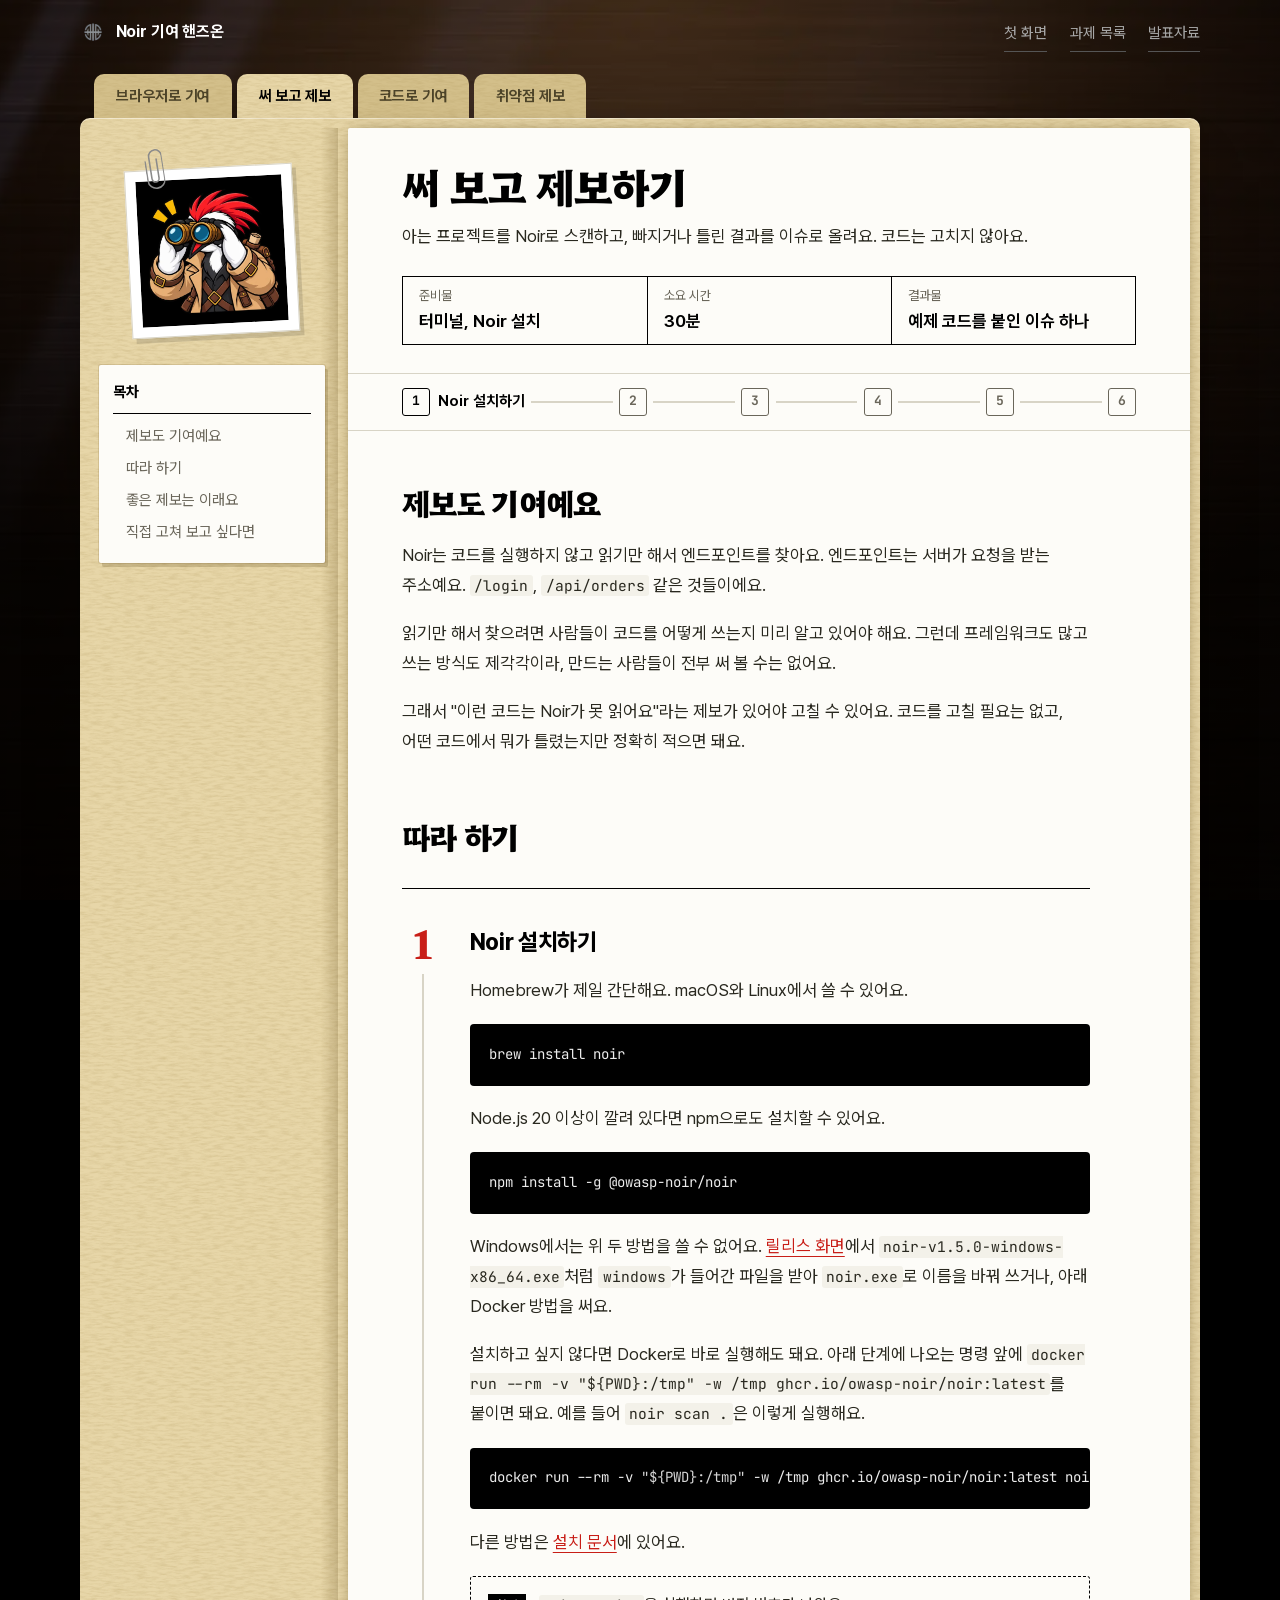
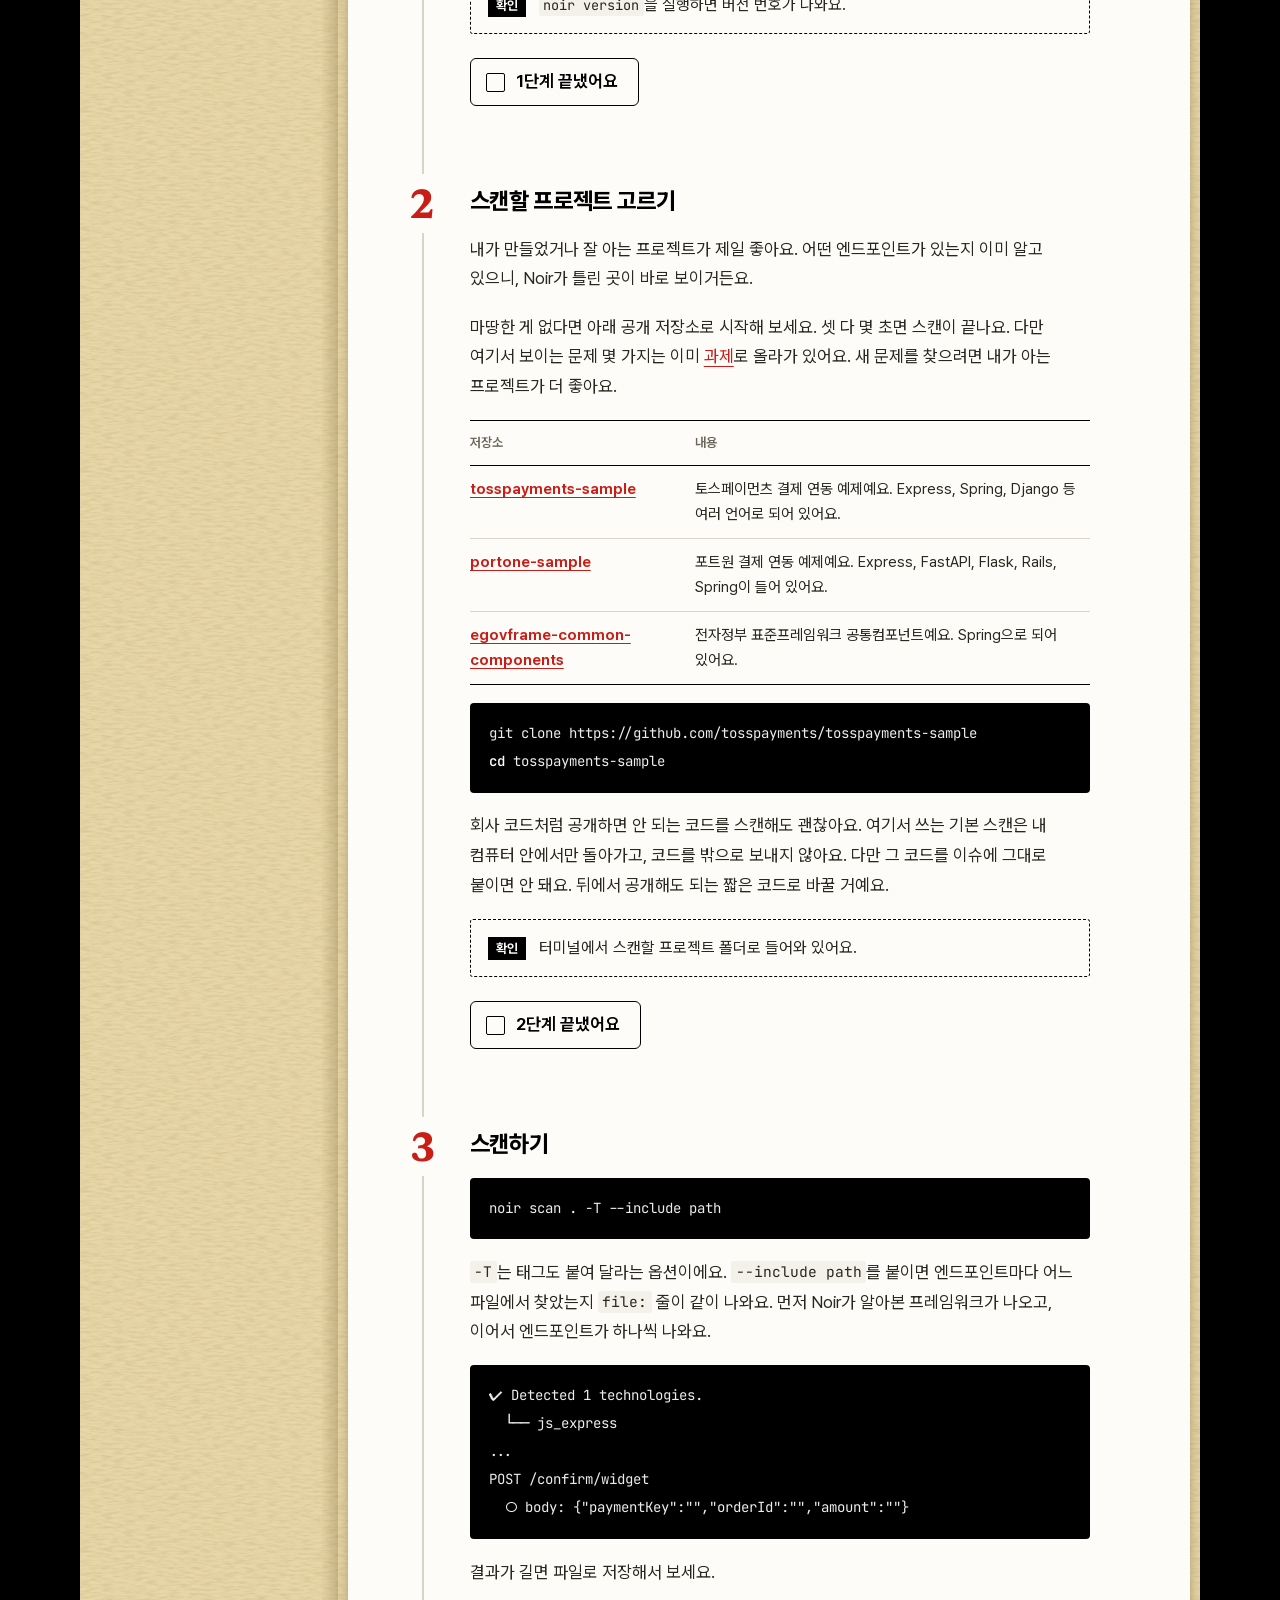
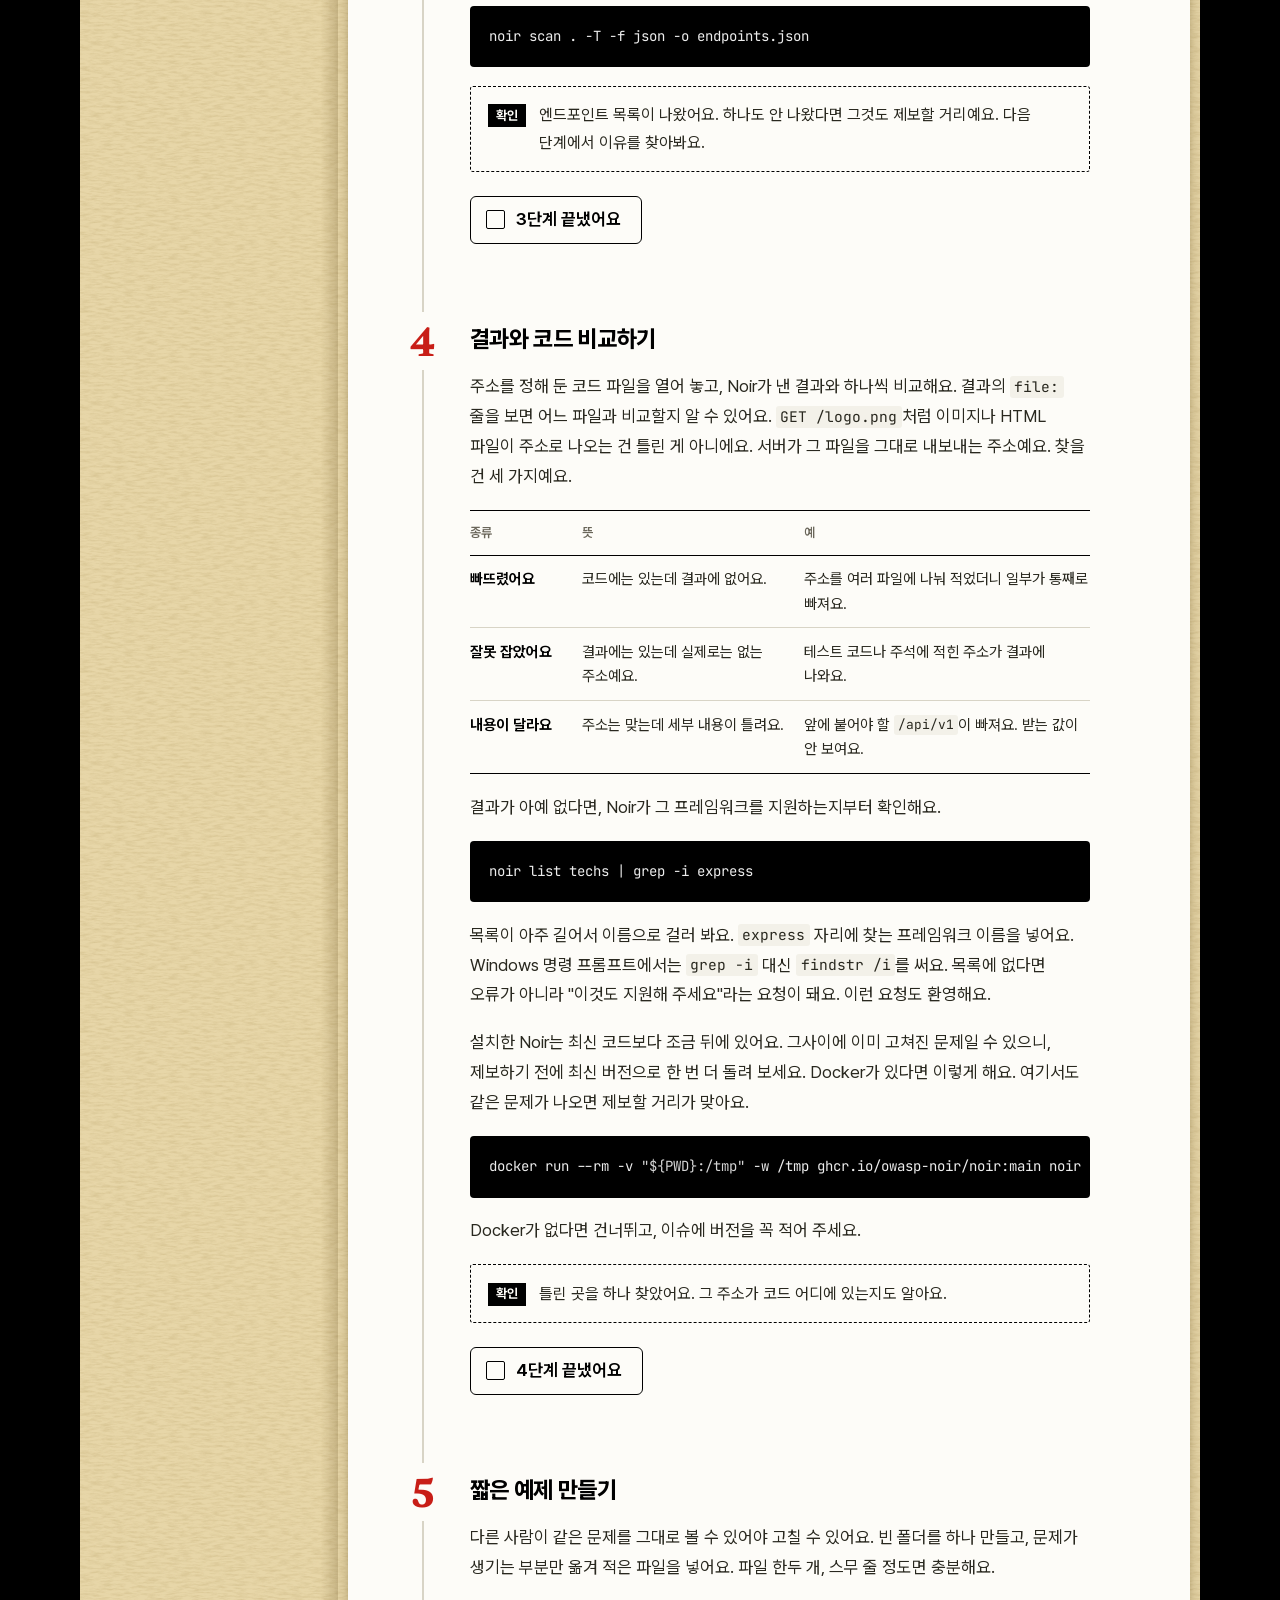
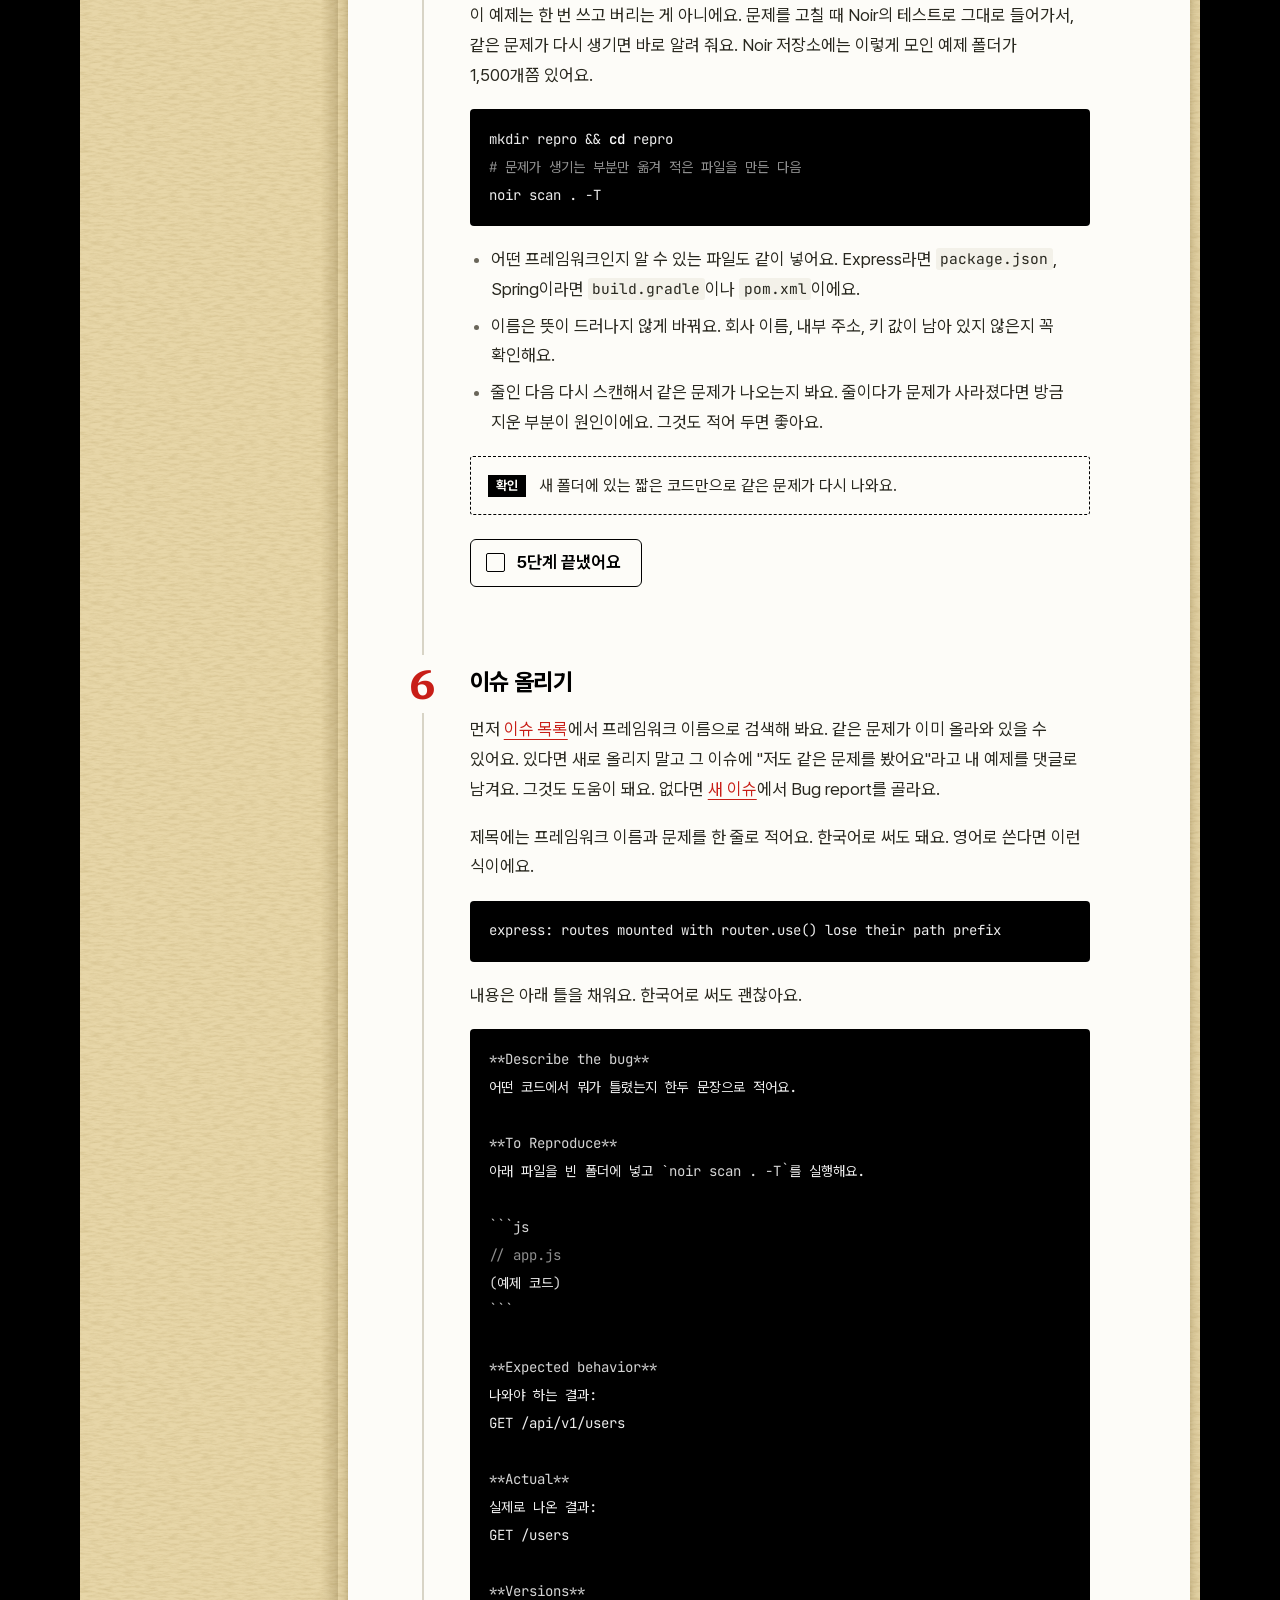
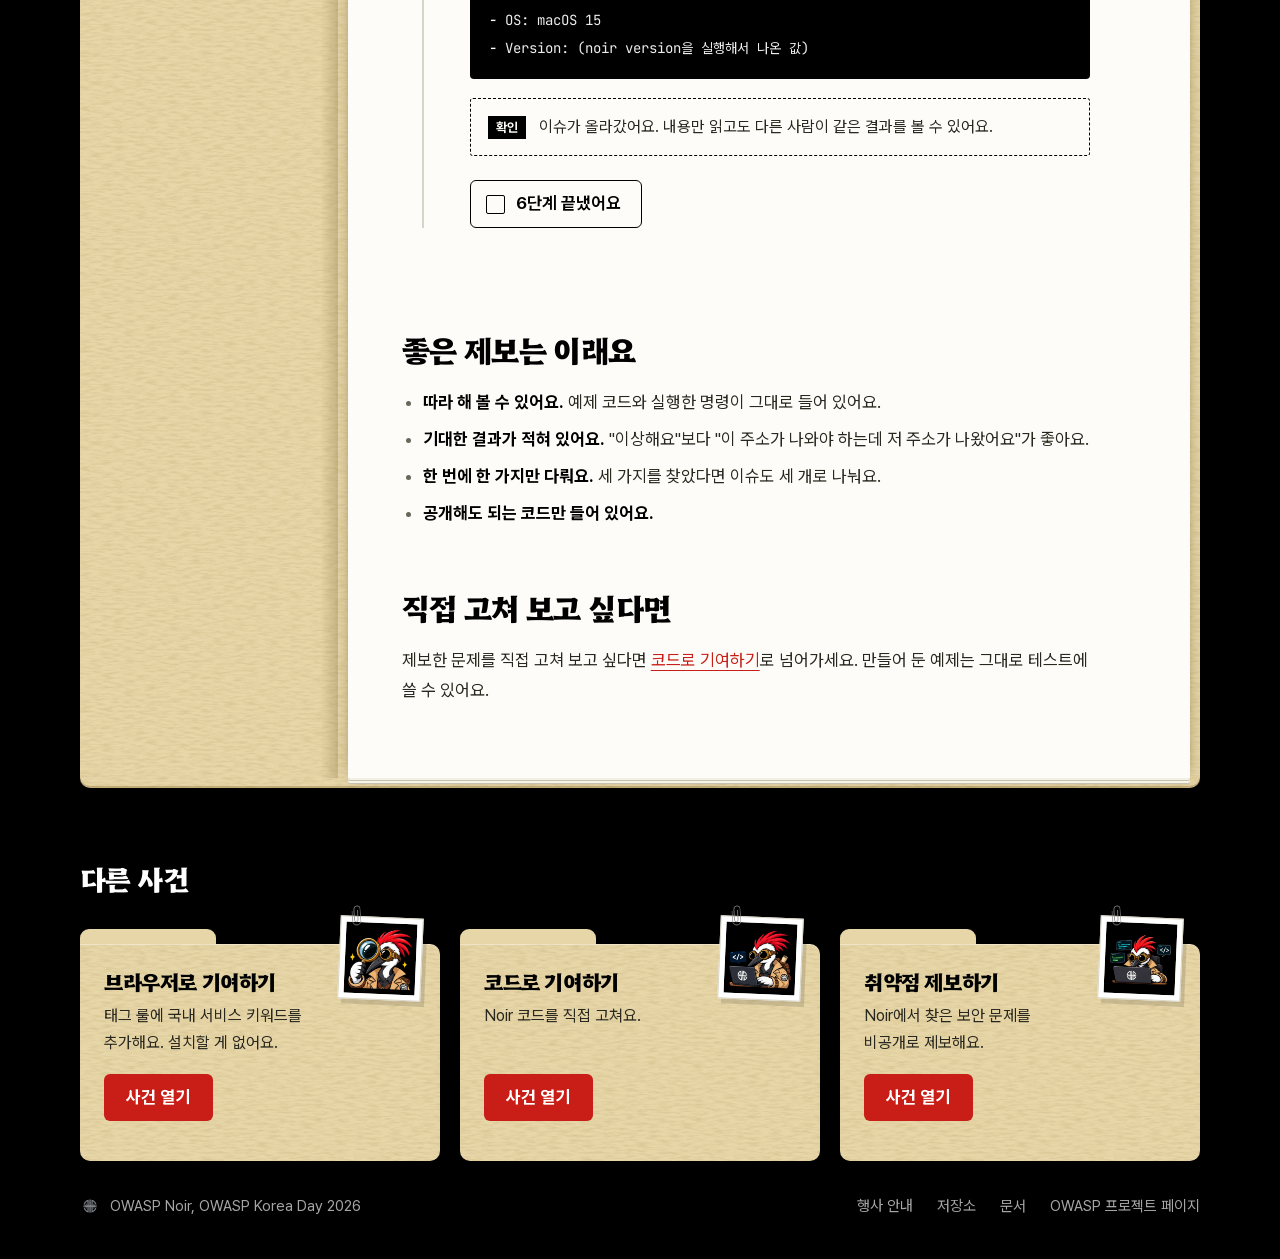
<file: report/index.html>
<!DOCTYPE html>
<html lang="ko">
<head>
  <meta charset="UTF-8">
  <meta name="viewport" content="width=device-width, initial-scale=1.0">
  <meta name="description" content="아는 프로젝트를 Noir로 스캔하고, 빠지거나 틀린 결과를 이슈로 올려요. 코드는 고치지 않아요.">
  
  
  <title>써 보고 제보하기 - Noir 기여 핸즈온</title>
  <meta name="theme-color" content="#000000">
  
  <script>document.documentElement.className = "js";</script>
  <meta property="og:title" content="써 보고 제보하기">
  <meta property="og:type" content="website">
  <meta property="og:url" content="https://owasp-noir.github.io/owasp-korea-day/report/">
  <meta property="og:description" content="아는 프로젝트를 Noir로 스캔하고, 빠지거나 틀린 결과를 이슈로 올려요. 코드는 고치지 않아요.">
  <meta property="og:image" content="https://owasp-noir.github.io/owasp-korea-day/images/og.jpg">
  <meta name="twitter:card" content="summary_large_image">
  <meta name="twitter:title" content="써 보고 제보하기">
  <meta name="twitter:description" content="아는 프로젝트를 Noir로 스캔하고, 빠지거나 틀린 결과를 이슈로 올려요. 코드는 고치지 않아요.">
  <meta name="twitter:image" content="https://owasp-noir.github.io/owasp-korea-day/images/og.jpg">
  <link rel="canonical" href="https://owasp-noir.github.io/owasp-korea-day/report/">

  <link rel="icon" href="https://owasp-noir.github.io/owasp-korea-day/logos/favicon.ico" sizes="any">
  <link rel="icon" href="https://owasp-noir.github.io/owasp-korea-day/logos/favicon-96x96.png" type="image/png" sizes="96x96">
  <link rel="apple-touch-icon" href="https://owasp-noir.github.io/owasp-korea-day/logos/apple-touch-icon.png">

  <link rel="preload" href="https://owasp-noir.github.io/owasp-korea-day/fonts/handson-sans-site.woff2" as="font" type="font/woff2" crossorigin>
  <link rel="preload" href="https://owasp-noir.github.io/owasp-korea-day/fonts/hahmlet-site.woff2" as="font" type="font/woff2" crossorigin>
  <link rel="stylesheet" href="https://owasp-noir.github.io/owasp-korea-day/css/fonts.css">
  <link rel="stylesheet" href="https://owasp-noir.github.io/owasp-korea-day/css/style.css">
</head>
<body>
  <a class="skip" href="#main">본문으로 바로 가기</a>

  
  <header class="hud">
    <div class="wrap hud__in">
      <a class="brand" href="https://owasp-noir.github.io/owasp-korea-day/">
        <img src="https://owasp-noir.github.io/owasp-korea-day/images/logo-s.png" alt="" width="26" height="26">
        <span>Noir 기여 핸즈온</span>
      </a>
      <nav class="hud__links" aria-label="바로 가기">
        <a href="https://owasp-noir.github.io/owasp-korea-day/">첫 화면</a>
        <a href="https://github.com/owasp-noir/noir/issues?q=is%3Aissue+is%3Aopen+label%3Aowasp-korea-day">과제 목록</a>
        <a href="https://owasp-noir.github.io/owasp-korea-day/slides/contributing-to-owasp-noir.pdf" download="Contributing to OWASP Noir.pdf">발표자료</a>
      </nav>
    </div>
  </header>

<div class="wrap folder">
  <nav class="tabs" aria-label="사건 파일">
    <a class="tab" href="https://owasp-noir.github.io/owasp-korea-day/web/"><span class="tab__long">브라우저로 기여</span><span class="tab__short">브라우저</span></a>
    <a class="tab" href="https://owasp-noir.github.io/owasp-korea-day/report/" aria-current="page"><span class="tab__long">써 보고 제보</span><span class="tab__short">제보</span></a>
    <a class="tab" href="https://owasp-noir.github.io/owasp-korea-day/code/"><span class="tab__long">코드로 기여</span><span class="tab__short">코드</span></a>
    <a class="tab" href="https://owasp-noir.github.io/owasp-korea-day/security/"><span class="tab__long">취약점 제보</span><span class="tab__short">취약점</span></a>
  </nav>
  <div class="folder__body">

<div class="file">
  <aside class="file__side" aria-label="목차">
    
    
    
<figure class="photo">
  <svg class="photo__clip" viewBox="0 0 26 62" aria-hidden="true"><path d="M17 16v27a5 5 0 0 1-10 0V12a9 9 0 0 1 18 0v33a12 12 0 0 1-24 0V18"/></svg>
  <div class="photo__print">
    <img src="https://owasp-noir.github.io/owasp-korea-day/images/mascot/hak-binoculars.webp" alt="" width="512" height="512" decoding="async">
  </div>
  
</figure>
    
    <div class="slip" id="page-toc" hidden>
      <p class="slip__title">목차</p>
      <nav id="page-nav"></nav>
    </div>
  </aside>

  <div class="sheet">
    <main id="main">

      <header class="cover cover--page">
        <div class="cover__body">
          <div class="cover__copy">
            <h1>써 보고 제보하기</h1>
            <p class="cover__lede">아는 프로젝트를 Noir로 스캔하고, 빠지거나 틀린 결과를 이슈로 올려요. 코드는 고치지 않아요.</p>
          </div>
          
          <div class="cover__photo">
            
            
<figure class="photo">
  <svg class="photo__clip" viewBox="0 0 26 62" aria-hidden="true"><path d="M17 16v27a5 5 0 0 1-10 0V12a9 9 0 0 1 18 0v33a12 12 0 0 1-24 0V18"/></svg>
  <div class="photo__print">
    <img src="https://owasp-noir.github.io/owasp-korea-day/images/mascot/hak-binoculars.webp" alt="" width="512" height="512" decoding="async">
  </div>
  
</figure>
          </div>
          
        </div>

        
        <div class="record">
          <dl class="form form--three">
            <div><dt>준비물</dt><dd>터미널, Noir 설치</dd></div>
            <div><dt>소요 시간</dt><dd>30분</dd></div>
            <div><dt>결과물</dt><dd>예제 코드를 붙인 이슈 하나</dd></div>
          </dl>
          
        </div>
        
      </header>

      
      <div class="doc">
        <article class="prose">
          <h2 id="제보도-기여예요">제보도 기여예요</h2>
<p>Noir는 코드를 실행하지 않고 읽기만 해서 엔드포인트를 찾아요. 엔드포인트는 서버가 요청을 받는 주소예요. <code>/login</code>, <code>/api/orders</code> 같은 것들이에요.</p>
<p>읽기만 해서 찾으려면 사람들이 코드를 어떻게 쓰는지 미리 알고 있어야 해요. 그런데 프레임워크도 많고 쓰는 방식도 제각각이라, 만드는 사람들이 전부 써 볼 수는 없어요.</p>
<p>그래서 &quot;이런 코드는 Noir가 못 읽어요&quot;라는 제보가 있어야 고칠 수 있어요. 코드를 고칠 필요는 없고, 어떤 코드에서 뭐가 틀렸는지만 정확히 적으면 돼요.</p>
<h2 id="따라-하기">따라 하기</h2>
<div class="steps">
<h3 id="noir-설치하기">Noir 설치하기</h3>
<p>Homebrew가 제일 간단해요. macOS와 Linux에서 쓸 수 있어요.</p>
<pre><code class="language-sh hljs">brew install noir
</code></pre>
<p>Node.js 20 이상이 깔려 있다면 npm으로도 설치할 수 있어요.</p>
<pre><code class="language-sh hljs">npm install -g @owasp-noir/noir
</code></pre>
<p>Windows에서는 위 두 방법을 쓸 수 없어요. <a href="https://github.com/owasp-noir/noir/releases/latest">릴리스 화면</a>에서 <code>noir-v1.5.0-windows-x86_64.exe</code>처럼 <code>windows</code>가 들어간 파일을 받아 <code>noir.exe</code>로 이름을 바꿔 쓰거나, 아래 Docker 방법을 써요.</p>
<p>설치하고 싶지 않다면 Docker로 바로 실행해도 돼요. 아래 단계에 나오는 명령 앞에 <code>docker run --rm -v &quot;${PWD}:/tmp&quot; -w /tmp ghcr.io/owasp-noir/noir:latest</code>를 붙이면 돼요. 예를 들어 <code>noir scan .</code>은 이렇게 실행해요.</p>
<pre><code class="language-sh hljs">docker run --rm -v <span class="hljs-string">&quot;</span><span class="hljs-subst">${</span><span class="hljs-variable">PWD</span><span class="hljs-subst">}</span><span class="hljs-string">:/tmp&quot;</span> -w /tmp ghcr.io/owasp-noir/noir:latest noir scan .
</code></pre>
<p>다른 방법은 <a href="https://owasp-noir.github.io/noir/ko/get_started/installation/">설치 문서</a>에 있어요.</p>
<blockquote>
<p><code>noir version</code>을 실행하면 버전 번호가 나와요.</p>
</blockquote>
<h3 id="스캔할-프로젝트-고르기">스캔할 프로젝트 고르기</h3>
<p>내가 만들었거나 잘 아는 프로젝트가 제일 좋아요. 어떤 엔드포인트가 있는지 이미 알고 있으니, Noir가 틀린 곳이 바로 보이거든요.</p>
<p>마땅한 게 없다면 아래 공개 저장소로 시작해 보세요. 셋 다 몇 초면 스캔이 끝나요. 다만 여기서 보이는 문제 몇 가지는 이미 <a href="https://github.com/owasp-noir/noir/issues?q=is%3Aissue+is%3Aopen+label%3Aowasp-korea-day">과제</a>로 올라가 있어요. 새 문제를 찾으려면 내가 아는 프로젝트가 더 좋아요.</p>
<table>
<thead>
<tr>
<th>저장소</th>
<th>내용</th>
</tr>
</thead>
<tbody>
<tr>
<td><a href="https://github.com/tosspayments/tosspayments-sample">tosspayments-sample</a></td>
<td>토스페이먼츠 결제 연동 예제예요. Express, Spring, Django 등 여러 언어로 되어 있어요.</td>
</tr>
<tr>
<td><a href="https://github.com/portone-io/portone-sample">portone-sample</a></td>
<td>포트원 결제 연동 예제예요. Express, FastAPI, Flask, Rails, Spring이 들어 있어요.</td>
</tr>
<tr>
<td><a href="https://github.com/eGovFramework/egovframe-common-components">egovframe-common-components</a></td>
<td>전자정부 표준프레임워크 공통컴포넌트예요. Spring으로 되어 있어요.</td>
</tr>
</tbody>
</table>
<pre><code class="language-sh hljs">git clone https://github.com/tosspayments/tosspayments-sample
<span class="hljs-built_in">cd</span> tosspayments-sample
</code></pre>
<p>회사 코드처럼 공개하면 안 되는 코드를 스캔해도 괜찮아요. 여기서 쓰는 기본 스캔은 내 컴퓨터 안에서만 돌아가고, 코드를 밖으로 보내지 않아요. 다만 그 코드를 이슈에 그대로 붙이면 안 돼요. 뒤에서 공개해도 되는 짧은 코드로 바꿀 거예요.</p>
<blockquote>
<p>터미널에서 스캔할 프로젝트 폴더로 들어와 있어요.</p>
</blockquote>
<h3 id="스캔하기">스캔하기</h3>
<pre><code class="language-sh hljs">noir scan . -T --include path
</code></pre>
<p><code>-T</code>는 태그도 붙여 달라는 옵션이에요. <code>--include path</code>를 붙이면 엔드포인트마다 어느 파일에서 찾았는지 <code>file:</code> 줄이 같이 나와요. 먼저 Noir가 알아본 프레임워크가 나오고, 이어서 엔드포인트가 하나씩 나와요.</p>
<pre><code class="language-text hljs">✔ Detected 1 technologies.
  └── js_express
...
POST /confirm/widget
  ○ body: {&quot;paymentKey&quot;:&quot;&quot;,&quot;orderId&quot;:&quot;&quot;,&quot;amount&quot;:&quot;&quot;}
</code></pre>
<p>결과가 길면 파일로 저장해서 보세요.</p>
<pre><code class="language-sh hljs">noir scan . -T -f json -o endpoints.json
</code></pre>
<blockquote>
<p>엔드포인트 목록이 나왔어요. 하나도 안 나왔다면 그것도 제보할 거리예요. 다음 단계에서 이유를 찾아봐요.</p>
</blockquote>
<h3 id="결과와-코드-비교하기">결과와 코드 비교하기</h3>
<p>주소를 정해 둔 코드 파일을 열어 놓고, Noir가 낸 결과와 하나씩 비교해요. 결과의 <code>file:</code> 줄을 보면 어느 파일과 비교할지 알 수 있어요. <code>GET /logo.png</code>처럼 이미지나 HTML 파일이 주소로 나오는 건 틀린 게 아니에요. 서버가 그 파일을 그대로 내보내는 주소예요. 찾을 건 세 가지예요.</p>
<table>
<thead>
<tr>
<th>종류</th>
<th>뜻</th>
<th>예</th>
</tr>
</thead>
<tbody>
<tr>
<td>빠뜨렸어요</td>
<td>코드에는 있는데 결과에 없어요.</td>
<td>주소를 여러 파일에 나눠 적었더니 일부가 통째로 빠져요.</td>
</tr>
<tr>
<td>잘못 잡았어요</td>
<td>결과에는 있는데 실제로는 없는 주소예요.</td>
<td>테스트 코드나 주석에 적힌 주소가 결과에 나와요.</td>
</tr>
<tr>
<td>내용이 달라요</td>
<td>주소는 맞는데 세부 내용이 틀려요.</td>
<td>앞에 붙어야 할 <code>/api/v1</code>이 빠져요. 받는 값이 안 보여요.</td>
</tr>
</tbody>
</table>
<p>결과가 아예 없다면, Noir가 그 프레임워크를 지원하는지부터 확인해요.</p>
<pre><code class="language-sh hljs">noir list techs <span class="hljs-punctuation">|</span> grep -i express
</code></pre>
<p>목록이 아주 길어서 이름으로 걸러 봐요. <code>express</code> 자리에 찾는 프레임워크 이름을 넣어요. Windows 명령 프롬프트에서는 <code>grep -i</code> 대신 <code>findstr /i</code>를 써요. 목록에 없다면 오류가 아니라 &quot;이것도 지원해 주세요&quot;라는 요청이 돼요. 이런 요청도 환영해요.</p>
<p>설치한 Noir는 최신 코드보다 조금 뒤에 있어요. 그사이에 이미 고쳐진 문제일 수 있으니, 제보하기 전에 최신 버전으로 한 번 더 돌려 보세요. Docker가 있다면 이렇게 해요. 여기서도 같은 문제가 나오면 제보할 거리가 맞아요.</p>
<pre><code class="language-sh hljs">docker run --rm -v <span class="hljs-string">&quot;</span><span class="hljs-subst">${</span><span class="hljs-variable">PWD</span><span class="hljs-subst">}</span><span class="hljs-string">:/tmp&quot;</span> -w /tmp ghcr.io/owasp-noir/noir:main noir scan . -T --include path
</code></pre>
<p>Docker가 없다면 건너뛰고, 이슈에 버전을 꼭 적어 주세요.</p>
<blockquote>
<p>틀린 곳을 하나 찾았어요. 그 주소가 코드 어디에 있는지도 알아요.</p>
</blockquote>
<h3 id="짧은-예제-만들기">짧은 예제 만들기</h3>
<p>다른 사람이 같은 문제를 그대로 볼 수 있어야 고칠 수 있어요. 빈 폴더를 하나 만들고, 문제가 생기는 부분만 옮겨 적은 파일을 넣어요. 파일 한두 개, 스무 줄 정도면 충분해요.</p>
<p>이 예제는 한 번 쓰고 버리는 게 아니에요. 문제를 고칠 때 Noir의 테스트로 그대로 들어가서, 같은 문제가 다시 생기면 바로 알려 줘요. Noir 저장소에는 이렇게 모인 예제 폴더가 1,500개쯤 있어요.</p>
<pre><code class="language-sh hljs">mkdir repro <span class="hljs-operator">&amp;&amp;</span> <span class="hljs-built_in">cd</span> repro
<span class="hljs-comment"># 문제가 생기는 부분만 옮겨 적은 파일을 만든 다음</span>
noir scan . -T
</code></pre>
<ul>
<li>어떤 프레임워크인지 알 수 있는 파일도 같이 넣어요. Express라면 <code>package.json</code>, Spring이라면 <code>build.gradle</code>이나 <code>pom.xml</code>이에요.</li>
<li>이름은 뜻이 드러나지 않게 바꿔요. 회사 이름, 내부 주소, 키 값이 남아 있지 않은지 꼭 확인해요.</li>
<li>줄인 다음 다시 스캔해서 같은 문제가 나오는지 봐요. 줄이다가 문제가 사라졌다면 방금 지운 부분이 원인이에요. 그것도 적어 두면 좋아요.</li>
</ul>
<blockquote>
<p>새 폴더에 있는 짧은 코드만으로 같은 문제가 다시 나와요.</p>
</blockquote>
<h3 id="이슈-올리기">이슈 올리기</h3>
<p>먼저 <a href="https://github.com/owasp-noir/noir/issues">이슈 목록</a>에서 프레임워크 이름으로 검색해 봐요. 같은 문제가 이미 올라와 있을 수 있어요. 있다면 새로 올리지 말고 그 이슈에 &quot;저도 같은 문제를 봤어요&quot;라고 내 예제를 댓글로 남겨요. 그것도 도움이 돼요. 없다면 <a href="https://github.com/owasp-noir/noir/issues/new/choose">새 이슈</a>에서 Bug report를 골라요.</p>
<p>제목에는 프레임워크 이름과 문제를 한 줄로 적어요. 한국어로 써도 돼요. 영어로 쓴다면 이런 식이에요.</p>
<pre><code class="language-text hljs">express: routes mounted with router.use() lose their path prefix
</code></pre>
<p>내용은 아래 틀을 채워요. 한국어로 써도 괜찮아요.</p>
<pre><code class="language-markdown hljs"><span class="hljs-strong">**Describe the bug**</span>
어떤 코드에서 뭐가 틀렸는지 한두 문장으로 적어요.

<span class="hljs-strong">**To Reproduce**</span>
아래 파일을 빈 폴더에 넣고 <span class="hljs-string">`noir scan . -T`</span>를 실행해요.

<span class="hljs-string">```</span><span class="hljs-symbol">js</span>
<span class="hljs-comment">// app.js
</span><span class="hljs-punctuation">(</span>예제 코드<span class="hljs-punctuation">)</span>
<span class="hljs-string">```</span>

<span class="hljs-strong">**Expected behavior**</span>
나와야 하는 결과:
GET /api/v1/users

<span class="hljs-strong">**Actual**</span>
실제로 나온 결과:
GET /users

<span class="hljs-strong">**Versions**</span>
<span class="hljs-keyword">-</span> OS: macOS 15
<span class="hljs-keyword">-</span> Version: (noir version을 실행해서 나온 값)
</code></pre>
<blockquote>
<p>이슈가 올라갔어요. 내용만 읽고도 다른 사람이 같은 결과를 볼 수 있어요.</p>
</blockquote>
</div>
<h2 id="좋은-제보는-이래요">좋은 제보는 이래요</h2>
<ul>
<li><strong>따라 해 볼 수 있어요.</strong> 예제 코드와 실행한 명령이 그대로 들어 있어요.</li>
<li><strong>기대한 결과가 적혀 있어요.</strong> &quot;이상해요&quot;보다 &quot;이 주소가 나와야 하는데 저 주소가 나왔어요&quot;가 좋아요.</li>
<li><strong>한 번에 한 가지만 다뤄요.</strong> 세 가지를 찾았다면 이슈도 세 개로 나눠요.</li>
<li><strong>공개해도 되는 코드만 들어 있어요.</strong></li>
</ul>
<h2 id="직접-고쳐-보고-싶다면">직접 고쳐 보고 싶다면</h2>
<p>제보한 문제를 직접 고쳐 보고 싶다면 <a href="/owasp-korea-day/code/">코드로 기여하기</a>로 넘어가세요. 만들어 둔 예제는 그대로 테스트에 쓸 수 있어요.</p>

        </article>
      </div>

    </main>
  </div>
</div>
  </div>
</div>


<section class="wrap others" aria-labelledby="others-title">
  <h2 id="others-title">다른 사건</h2>
  
  <ul class="cases cases--row">
    
    <li class="case" data-case="web"><a class="case__link" href="https://owasp-noir.github.io/owasp-korea-day/web/">
      
<figure class="photo">
  <svg class="photo__clip" viewBox="0 0 26 62" aria-hidden="true"><path d="M17 16v27a5 5 0 0 1-10 0V12a9 9 0 0 1 18 0v33a12 12 0 0 1-24 0V18"/></svg>
  <div class="photo__print">
    <img src="https://owasp-noir.github.io/owasp-korea-day/images/mascot/hak-inspect.webp" alt="" width="512" height="512" decoding="async" loading="lazy">
  </div>
  
</figure>
      <div class="case__main"><h3 class="case__name">브라우저로 기여하기</h3><p class="case__what">태그 룰에 국내 서비스 키워드를 추가해요. 설치할 게 없어요.</p></div>
      <span class="case__open">사건 열기</span>
    </a></li>
    
    
    
    <li class="case" data-case="code"><a class="case__link" href="https://owasp-noir.github.io/owasp-korea-day/code/">
      
<figure class="photo">
  <svg class="photo__clip" viewBox="0 0 26 62" aria-hidden="true"><path d="M17 16v27a5 5 0 0 1-10 0V12a9 9 0 0 1 18 0v33a12 12 0 0 1-24 0V18"/></svg>
  <div class="photo__print">
    <img src="https://owasp-noir.github.io/owasp-korea-day/images/mascot/hak-dev.webp" alt="" width="512" height="512" decoding="async" loading="lazy">
  </div>
  
</figure>
      <div class="case__main"><h3 class="case__name">코드로 기여하기</h3><p class="case__what">Noir 코드를 직접 고쳐요.</p></div>
      <span class="case__open">사건 열기</span>
    </a></li>
    
    
    <li class="case" data-case="security"><a class="case__link" href="https://owasp-noir.github.io/owasp-korea-day/security/">
      
<figure class="photo">
  <svg class="photo__clip" viewBox="0 0 26 62" aria-hidden="true"><path d="M17 16v27a5 5 0 0 1-10 0V12a9 9 0 0 1 18 0v33a12 12 0 0 1-24 0V18"/></svg>
  <div class="photo__print">
    <img src="https://owasp-noir.github.io/owasp-korea-day/images/mascot/hak-hacker.webp" alt="" width="512" height="512" decoding="async" loading="lazy">
  </div>
  
</figure>
      <div class="case__main"><h3 class="case__name">취약점 제보하기</h3><p class="case__what">Noir에서 찾은 보안 문제를 비공개로 제보해요.</p></div>
      <span class="case__open">사건 열기</span>
    </a></li>
    
  </ul>
</section>


<dialog class="finale" id="finale" aria-labelledby="finale-title">
  <p class="stamp finale__stamp" aria-hidden="true">사건 종결</p>
  <h2 id="finale-title">단계를 모두 끝냈어요</h2>
  <form method="dialog" class="actions">
    <a class="btn btn--primary" href="https://owasp-noir.github.io/owasp-korea-day/">다음 사건 고르기</a>
    <button class="btn btn--line">계속 읽기</button>
  </form>
</dialog>
  <footer class="site-footer">
    <div class="wrap site-footer__in">
      <p class="site-footer__who">
        <img src="https://owasp-noir.github.io/owasp-korea-day/images/logo-s.png" alt="" width="20" height="20">
        OWASP Noir, OWASP Korea Day 2026
      </p>
      <ul class="site-footer__links">
        <li><a href="https://www.owaspkr.org/2026/">행사 안내</a></li>
        <li><a href="https://github.com/owasp-noir/noir">저장소</a></li>
        <li><a href="https://owasp-noir.github.io/noir/ko/">문서</a></li>
        <li><a href="https://owasp.org/www-project-noir/">OWASP 프로젝트 페이지</a></li>
      </ul>
    </div>
  </footer>
  <script src="https://owasp-noir.github.io/owasp-korea-day/js/site.js" defer></script>
</body>
</html>
</file>
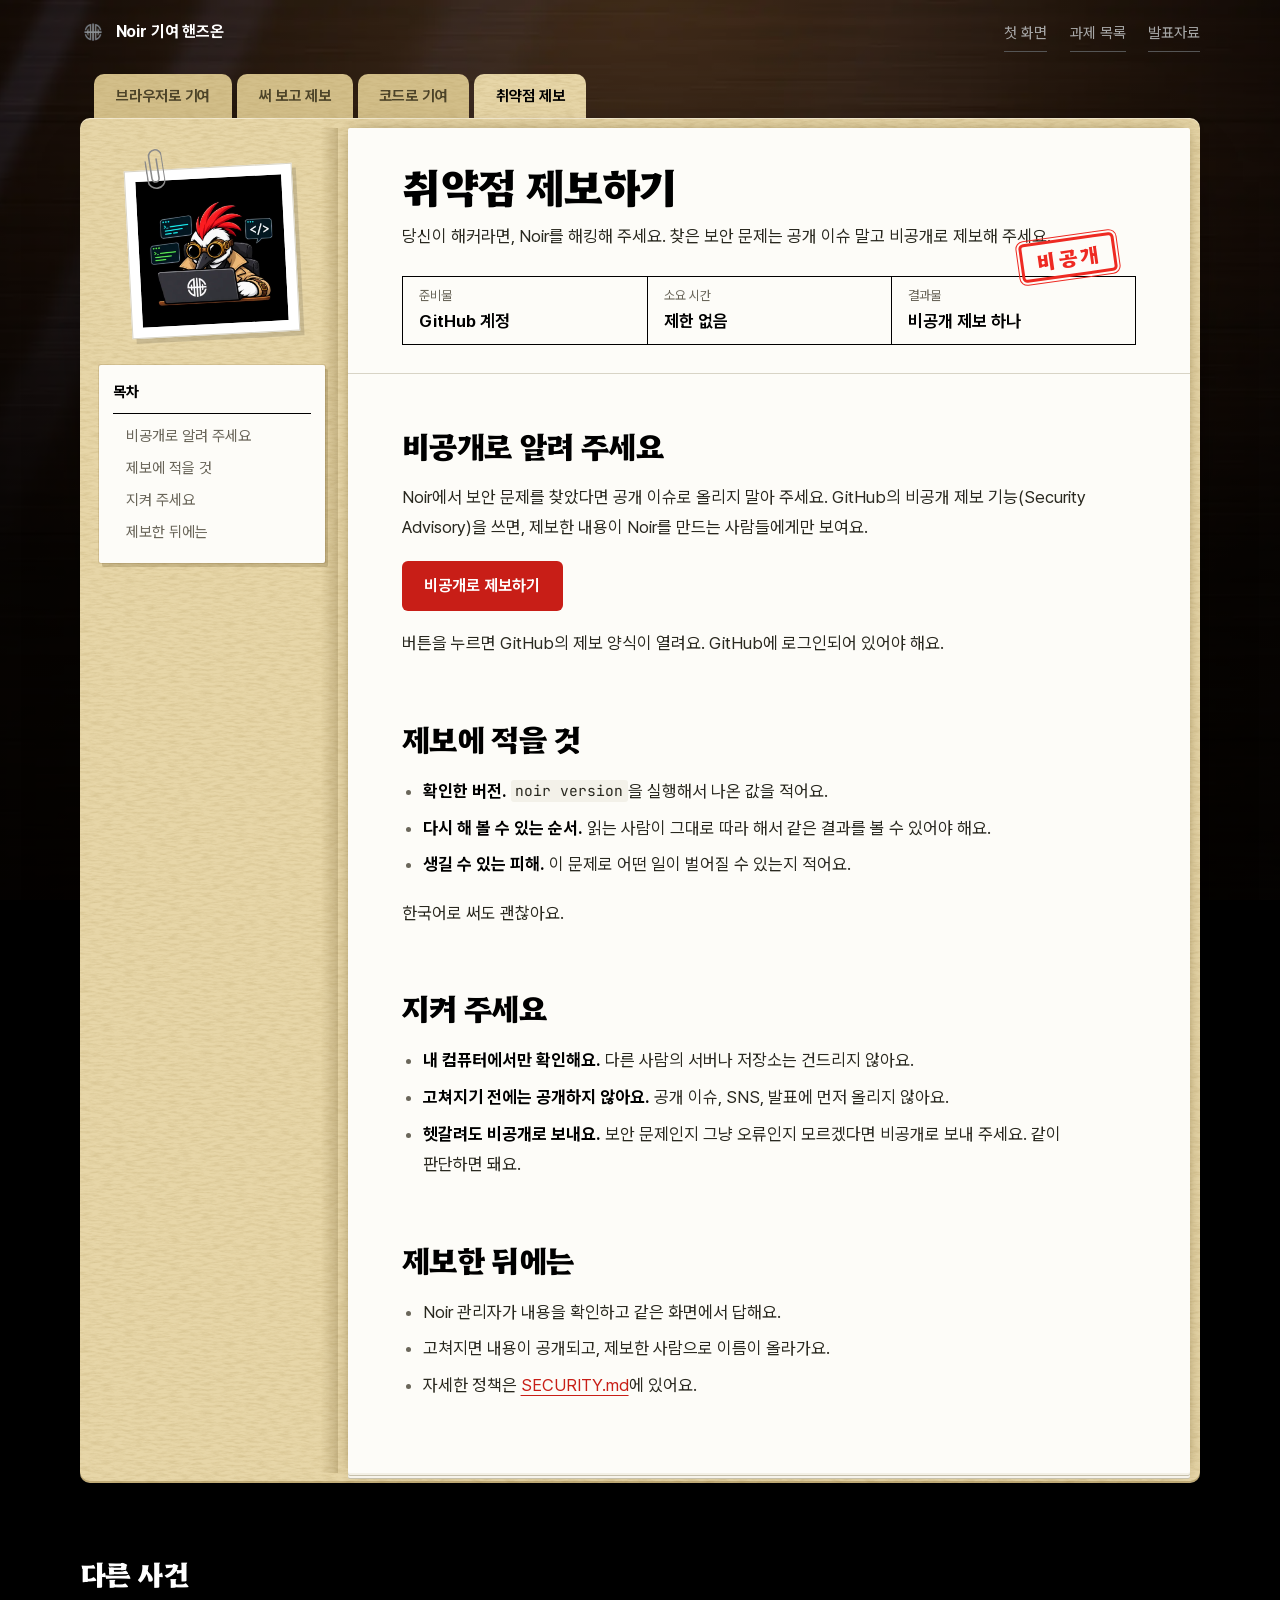
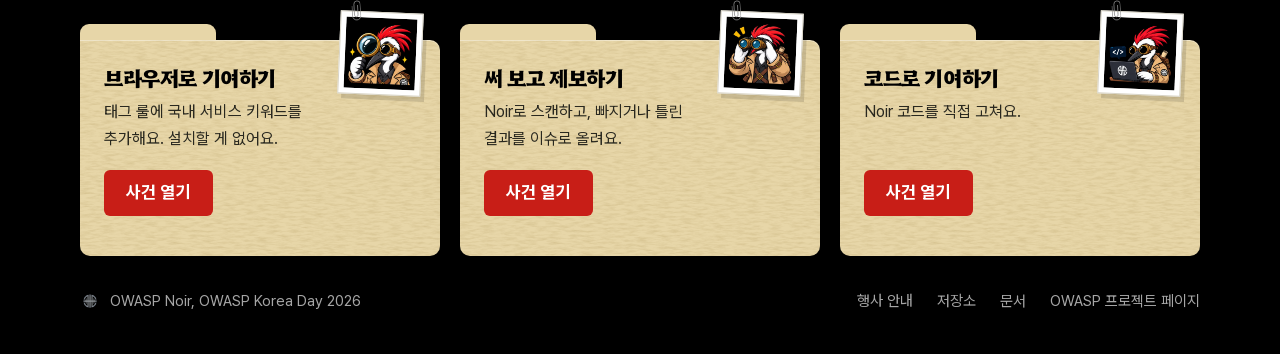
<file: security/index.html>
<!DOCTYPE html>
<html lang="ko">
<head>
  <meta charset="UTF-8">
  <meta name="viewport" content="width=device-width, initial-scale=1.0">
  <meta name="description" content="당신이 해커라면, Noir를 해킹해 주세요. 찾은 보안 문제는 공개 이슈 말고 비공개로 제보해 주세요.">
  
  
  <title>취약점 제보하기 - Noir 기여 핸즈온</title>
  <meta name="theme-color" content="#000000">
  
  <script>document.documentElement.className = "js";</script>
  <meta property="og:title" content="취약점 제보하기">
  <meta property="og:type" content="website">
  <meta property="og:url" content="https://owasp-noir.github.io/owasp-korea-day/security/">
  <meta property="og:description" content="당신이 해커라면, Noir를 해킹해 주세요. 찾은 보안 문제는 공개 이슈 말고 비공개로 제보해 주세요.">
  <meta property="og:image" content="https://owasp-noir.github.io/owasp-korea-day/images/og.jpg">
  <meta name="twitter:card" content="summary_large_image">
  <meta name="twitter:title" content="취약점 제보하기">
  <meta name="twitter:description" content="당신이 해커라면, Noir를 해킹해 주세요. 찾은 보안 문제는 공개 이슈 말고 비공개로 제보해 주세요.">
  <meta name="twitter:image" content="https://owasp-noir.github.io/owasp-korea-day/images/og.jpg">
  <link rel="canonical" href="https://owasp-noir.github.io/owasp-korea-day/security/">

  <link rel="icon" href="https://owasp-noir.github.io/owasp-korea-day/logos/favicon.ico" sizes="any">
  <link rel="icon" href="https://owasp-noir.github.io/owasp-korea-day/logos/favicon-96x96.png" type="image/png" sizes="96x96">
  <link rel="apple-touch-icon" href="https://owasp-noir.github.io/owasp-korea-day/logos/apple-touch-icon.png">

  <link rel="preload" href="https://owasp-noir.github.io/owasp-korea-day/fonts/handson-sans-site.woff2" as="font" type="font/woff2" crossorigin>
  <link rel="preload" href="https://owasp-noir.github.io/owasp-korea-day/fonts/hahmlet-site.woff2" as="font" type="font/woff2" crossorigin>
  <link rel="stylesheet" href="https://owasp-noir.github.io/owasp-korea-day/css/fonts.css">
  <link rel="stylesheet" href="https://owasp-noir.github.io/owasp-korea-day/css/style.css">
</head>
<body>
  <a class="skip" href="#main">본문으로 바로 가기</a>

  
  <header class="hud">
    <div class="wrap hud__in">
      <a class="brand" href="https://owasp-noir.github.io/owasp-korea-day/">
        <img src="https://owasp-noir.github.io/owasp-korea-day/images/logo-s.png" alt="" width="26" height="26">
        <span>Noir 기여 핸즈온</span>
      </a>
      <nav class="hud__links" aria-label="바로 가기">
        <a href="https://owasp-noir.github.io/owasp-korea-day/">첫 화면</a>
        <a href="https://github.com/owasp-noir/noir/issues?q=is%3Aissue+is%3Aopen+label%3Aowasp-korea-day">과제 목록</a>
        <a href="https://owasp-noir.github.io/owasp-korea-day/slides/contributing-to-owasp-noir.pdf" download="Contributing to OWASP Noir.pdf">발표자료</a>
      </nav>
    </div>
  </header>

<div class="wrap folder">
  <nav class="tabs" aria-label="사건 파일">
    <a class="tab" href="https://owasp-noir.github.io/owasp-korea-day/web/"><span class="tab__long">브라우저로 기여</span><span class="tab__short">브라우저</span></a>
    <a class="tab" href="https://owasp-noir.github.io/owasp-korea-day/report/"><span class="tab__long">써 보고 제보</span><span class="tab__short">제보</span></a>
    <a class="tab" href="https://owasp-noir.github.io/owasp-korea-day/code/"><span class="tab__long">코드로 기여</span><span class="tab__short">코드</span></a>
    <a class="tab" href="https://owasp-noir.github.io/owasp-korea-day/security/" aria-current="page"><span class="tab__long">취약점 제보</span><span class="tab__short">취약점</span></a>
  </nav>
  <div class="folder__body">

<div class="file">
  <aside class="file__side" aria-label="목차">
    
    
    
<figure class="photo">
  <svg class="photo__clip" viewBox="0 0 26 62" aria-hidden="true"><path d="M17 16v27a5 5 0 0 1-10 0V12a9 9 0 0 1 18 0v33a12 12 0 0 1-24 0V18"/></svg>
  <div class="photo__print">
    <img src="https://owasp-noir.github.io/owasp-korea-day/images/mascot/hak-hacker.webp" alt="" width="512" height="512" decoding="async">
  </div>
  
</figure>
    
    <div class="slip" id="page-toc" hidden>
      <p class="slip__title">목차</p>
      <nav id="page-nav"></nav>
    </div>
  </aside>

  <div class="sheet">
    <main id="main">

      <header class="cover cover--page">
        <div class="cover__body">
          <div class="cover__copy">
            <h1>취약점 제보하기</h1>
            <p class="cover__lede">당신이 해커라면, Noir를 해킹해 주세요. 찾은 보안 문제는 공개 이슈 말고 비공개로 제보해 주세요.</p>
          </div>
          
          <div class="cover__photo">
            
            
<figure class="photo">
  <svg class="photo__clip" viewBox="0 0 26 62" aria-hidden="true"><path d="M17 16v27a5 5 0 0 1-10 0V12a9 9 0 0 1 18 0v33a12 12 0 0 1-24 0V18"/></svg>
  <div class="photo__print">
    <img src="https://owasp-noir.github.io/owasp-korea-day/images/mascot/hak-hacker.webp" alt="" width="512" height="512" decoding="async">
  </div>
  
</figure>
          </div>
          
        </div>

        
        <div class="record">
          <dl class="form form--three">
            <div><dt>준비물</dt><dd>GitHub 계정</dd></div>
            <div><dt>소요 시간</dt><dd>제한 없음</dd></div>
            <div><dt>결과물</dt><dd>비공개 제보 하나</dd></div>
          </dl>
          <span class="stamp stamp--cover" aria-hidden="true">비공개</span>
        </div>
        
      </header>

      
      <div class="doc">
        <article class="prose">
          <h2 id="비공개로-알려-주세요">비공개로 알려 주세요</h2>
<p>Noir에서 보안 문제를 찾았다면 공개 이슈로 올리지 말아 주세요. GitHub의 비공개 제보 기능(Security Advisory)을 쓰면, 제보한 내용이 Noir를 만드는 사람들에게만 보여요.</p>
<p><a class="btn btn--primary" href="https://github.com/owasp-noir/noir/security/advisories/new">비공개로 제보하기</a></p>
<p>버튼을 누르면 GitHub의 제보 양식이 열려요. GitHub에 로그인되어 있어야 해요.</p>
<h2 id="제보에-적을-것">제보에 적을 것</h2>
<ul>
<li><strong>확인한 버전.</strong> <code>noir version</code>을 실행해서 나온 값을 적어요.</li>
<li><strong>다시 해 볼 수 있는 순서.</strong> 읽는 사람이 그대로 따라 해서 같은 결과를 볼 수 있어야 해요.</li>
<li><strong>생길 수 있는 피해.</strong> 이 문제로 어떤 일이 벌어질 수 있는지 적어요.</li>
</ul>
<p>한국어로 써도 괜찮아요.</p>
<h2 id="지켜-주세요">지켜 주세요</h2>
<ul>
<li><strong>내 컴퓨터에서만 확인해요.</strong> 다른 사람의 서버나 저장소는 건드리지 않아요.</li>
<li><strong>고쳐지기 전에는 공개하지 않아요.</strong> 공개 이슈, SNS, 발표에 먼저 올리지 않아요.</li>
<li><strong>헷갈려도 비공개로 보내요.</strong> 보안 문제인지 그냥 오류인지 모르겠다면 비공개로 보내 주세요. 같이 판단하면 돼요.</li>
</ul>
<h2 id="제보한-뒤에는">제보한 뒤에는</h2>
<ul>
<li>Noir 관리자가 내용을 확인하고 같은 화면에서 답해요.</li>
<li>고쳐지면 내용이 공개되고, 제보한 사람으로 이름이 올라가요.</li>
<li>자세한 정책은 <a href="https://github.com/owasp-noir/noir/blob/main/.github/SECURITY.md">SECURITY.md</a>에 있어요.</li>
</ul>

        </article>
      </div>

    </main>
  </div>
</div>
  </div>
</div>


<section class="wrap others" aria-labelledby="others-title">
  <h2 id="others-title">다른 사건</h2>
  
  <ul class="cases cases--row">
    
    <li class="case" data-case="web"><a class="case__link" href="https://owasp-noir.github.io/owasp-korea-day/web/">
      
<figure class="photo">
  <svg class="photo__clip" viewBox="0 0 26 62" aria-hidden="true"><path d="M17 16v27a5 5 0 0 1-10 0V12a9 9 0 0 1 18 0v33a12 12 0 0 1-24 0V18"/></svg>
  <div class="photo__print">
    <img src="https://owasp-noir.github.io/owasp-korea-day/images/mascot/hak-inspect.webp" alt="" width="512" height="512" decoding="async" loading="lazy">
  </div>
  
</figure>
      <div class="case__main"><h3 class="case__name">브라우저로 기여하기</h3><p class="case__what">태그 룰에 국내 서비스 키워드를 추가해요. 설치할 게 없어요.</p></div>
      <span class="case__open">사건 열기</span>
    </a></li>
    
    
    <li class="case" data-case="report"><a class="case__link" href="https://owasp-noir.github.io/owasp-korea-day/report/">
      
<figure class="photo">
  <svg class="photo__clip" viewBox="0 0 26 62" aria-hidden="true"><path d="M17 16v27a5 5 0 0 1-10 0V12a9 9 0 0 1 18 0v33a12 12 0 0 1-24 0V18"/></svg>
  <div class="photo__print">
    <img src="https://owasp-noir.github.io/owasp-korea-day/images/mascot/hak-binoculars.webp" alt="" width="512" height="512" decoding="async" loading="lazy">
  </div>
  
</figure>
      <div class="case__main"><h3 class="case__name">써 보고 제보하기</h3><p class="case__what">Noir로 스캔하고, 빠지거나 틀린 결과를 이슈로 올려요.</p></div>
      <span class="case__open">사건 열기</span>
    </a></li>
    
    
    <li class="case" data-case="code"><a class="case__link" href="https://owasp-noir.github.io/owasp-korea-day/code/">
      
<figure class="photo">
  <svg class="photo__clip" viewBox="0 0 26 62" aria-hidden="true"><path d="M17 16v27a5 5 0 0 1-10 0V12a9 9 0 0 1 18 0v33a12 12 0 0 1-24 0V18"/></svg>
  <div class="photo__print">
    <img src="https://owasp-noir.github.io/owasp-korea-day/images/mascot/hak-dev.webp" alt="" width="512" height="512" decoding="async" loading="lazy">
  </div>
  
</figure>
      <div class="case__main"><h3 class="case__name">코드로 기여하기</h3><p class="case__what">Noir 코드를 직접 고쳐요.</p></div>
      <span class="case__open">사건 열기</span>
    </a></li>
    
    
  </ul>
</section>


<dialog class="finale" id="finale" aria-labelledby="finale-title">
  <p class="stamp finale__stamp" aria-hidden="true">사건 종결</p>
  <h2 id="finale-title">단계를 모두 끝냈어요</h2>
  <form method="dialog" class="actions">
    <a class="btn btn--primary" href="https://owasp-noir.github.io/owasp-korea-day/">다음 사건 고르기</a>
    <button class="btn btn--line">계속 읽기</button>
  </form>
</dialog>
  <footer class="site-footer">
    <div class="wrap site-footer__in">
      <p class="site-footer__who">
        <img src="https://owasp-noir.github.io/owasp-korea-day/images/logo-s.png" alt="" width="20" height="20">
        OWASP Noir, OWASP Korea Day 2026
      </p>
      <ul class="site-footer__links">
        <li><a href="https://www.owaspkr.org/2026/">행사 안내</a></li>
        <li><a href="https://github.com/owasp-noir/noir">저장소</a></li>
        <li><a href="https://owasp-noir.github.io/noir/ko/">문서</a></li>
        <li><a href="https://owasp.org/www-project-noir/">OWASP 프로젝트 페이지</a></li>
      </ul>
    </div>
  </footer>
  <script src="https://owasp-noir.github.io/owasp-korea-day/js/site.js" defer></script>
</body>
</html>
</file>
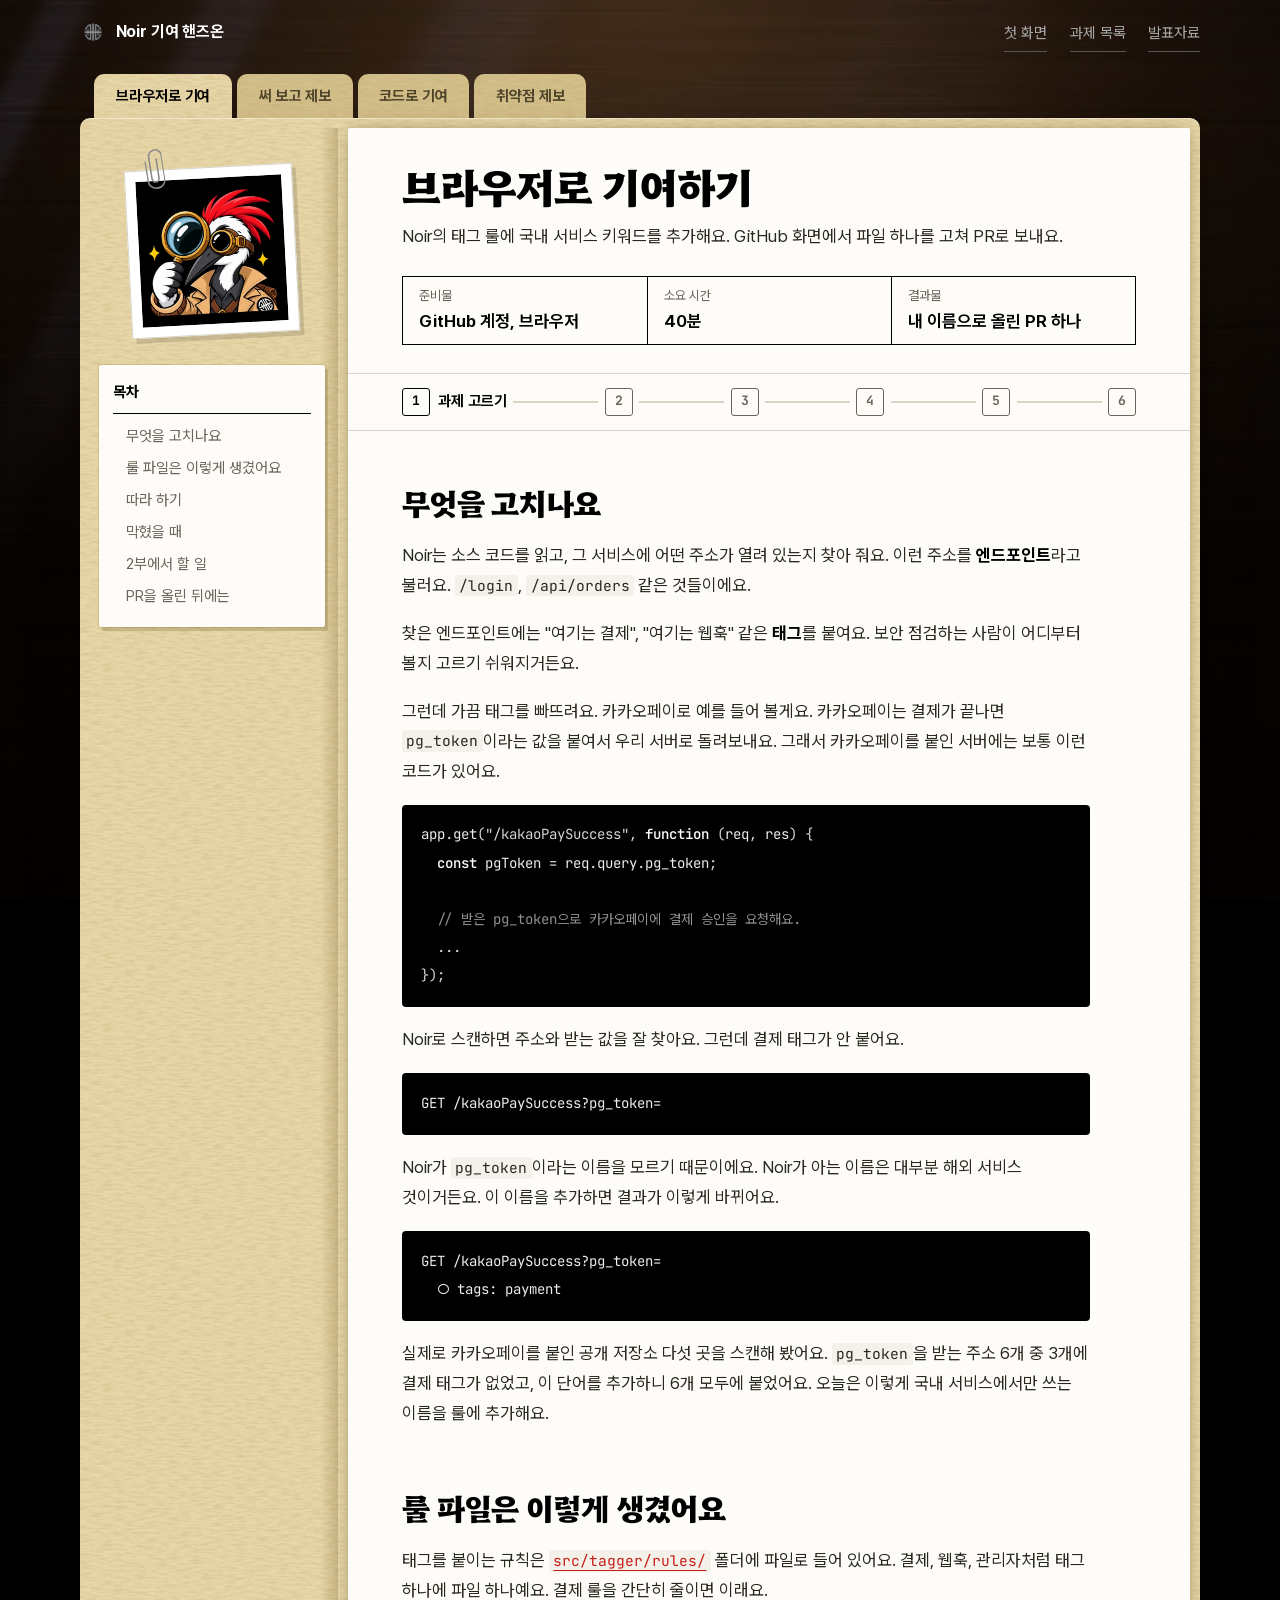
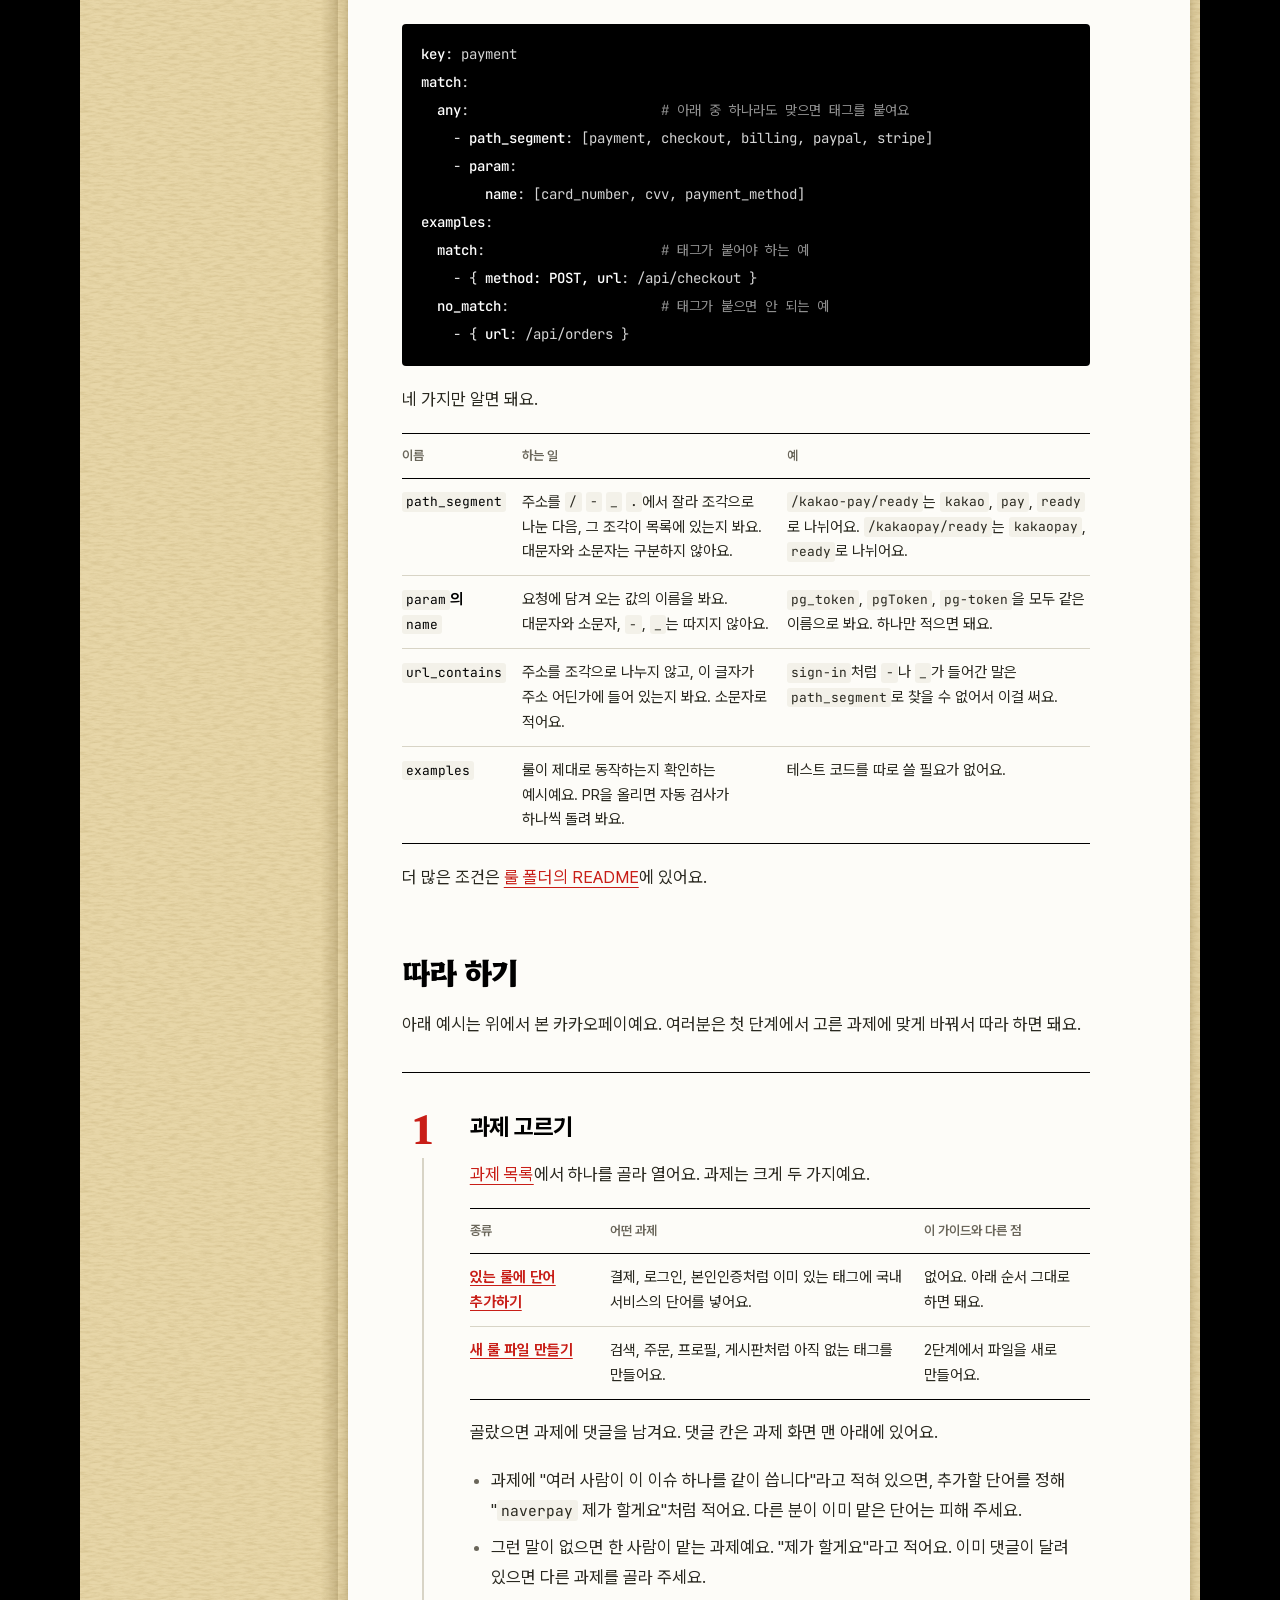
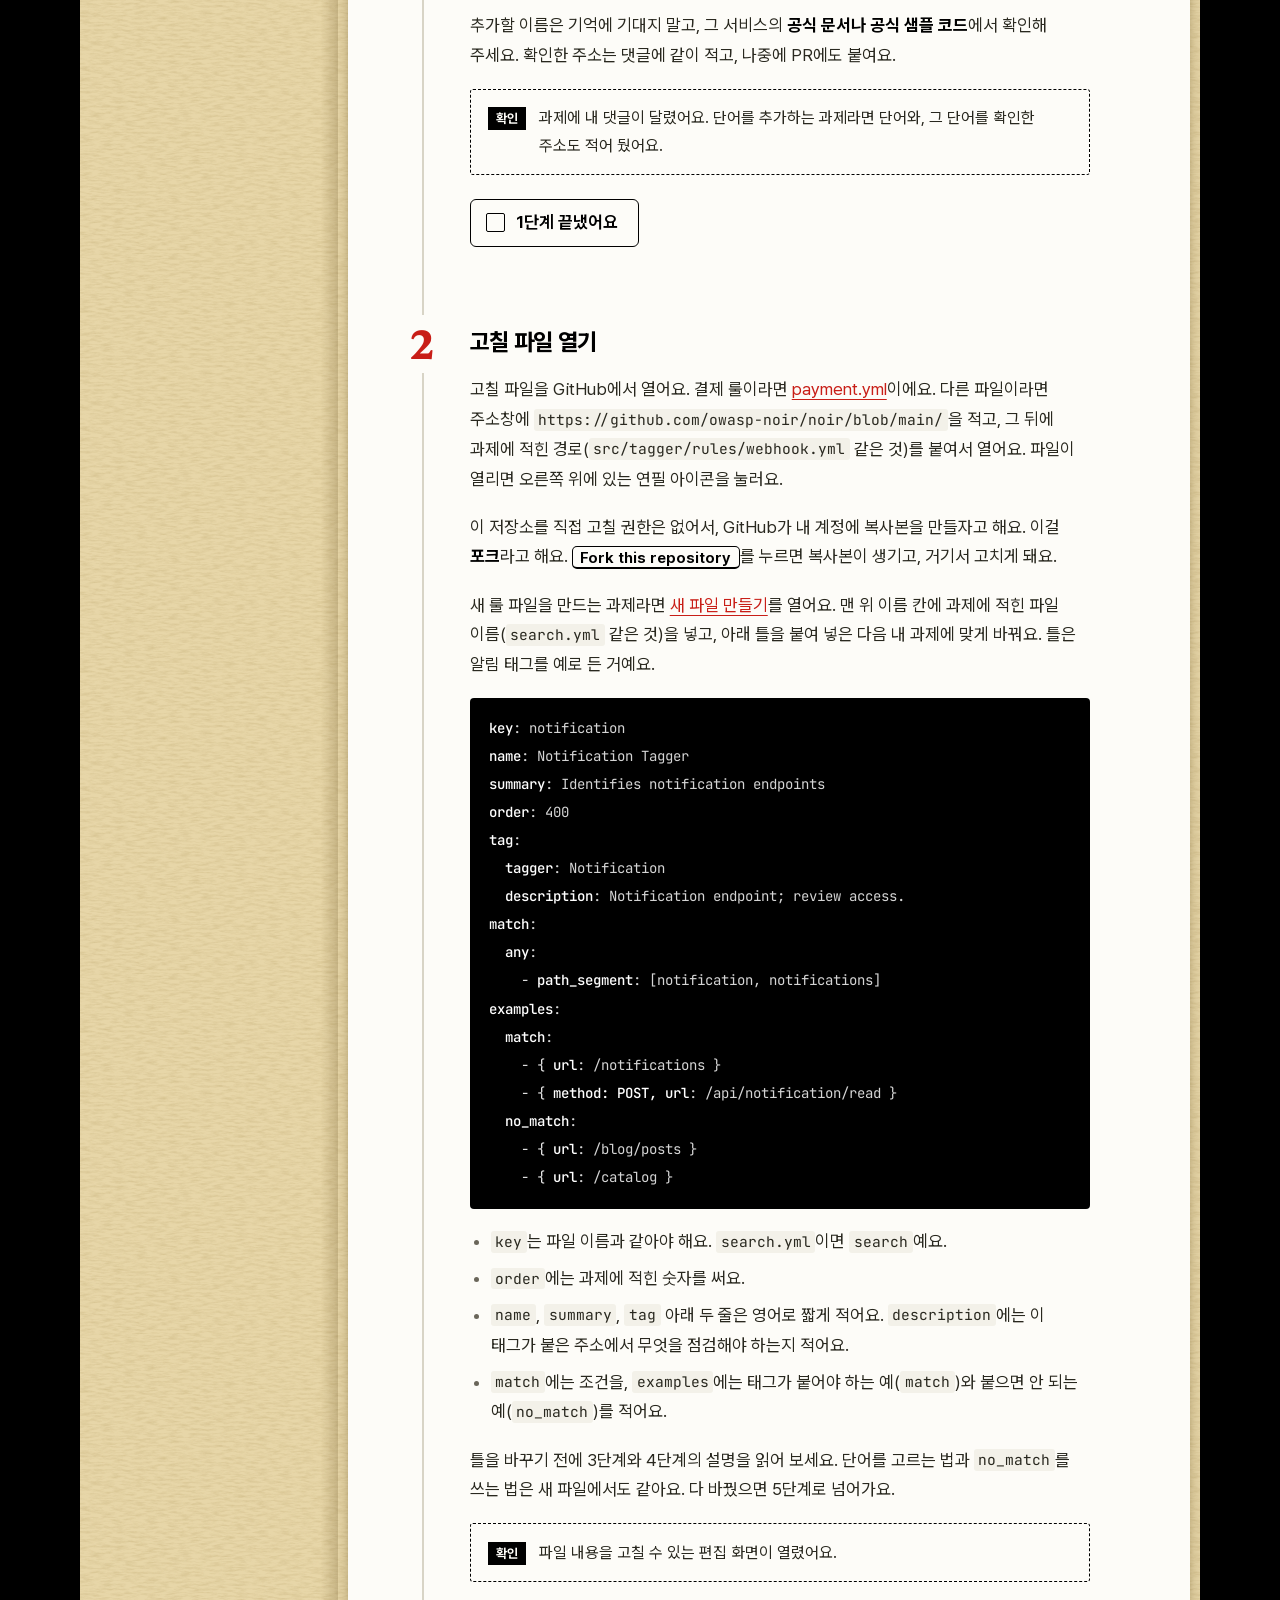
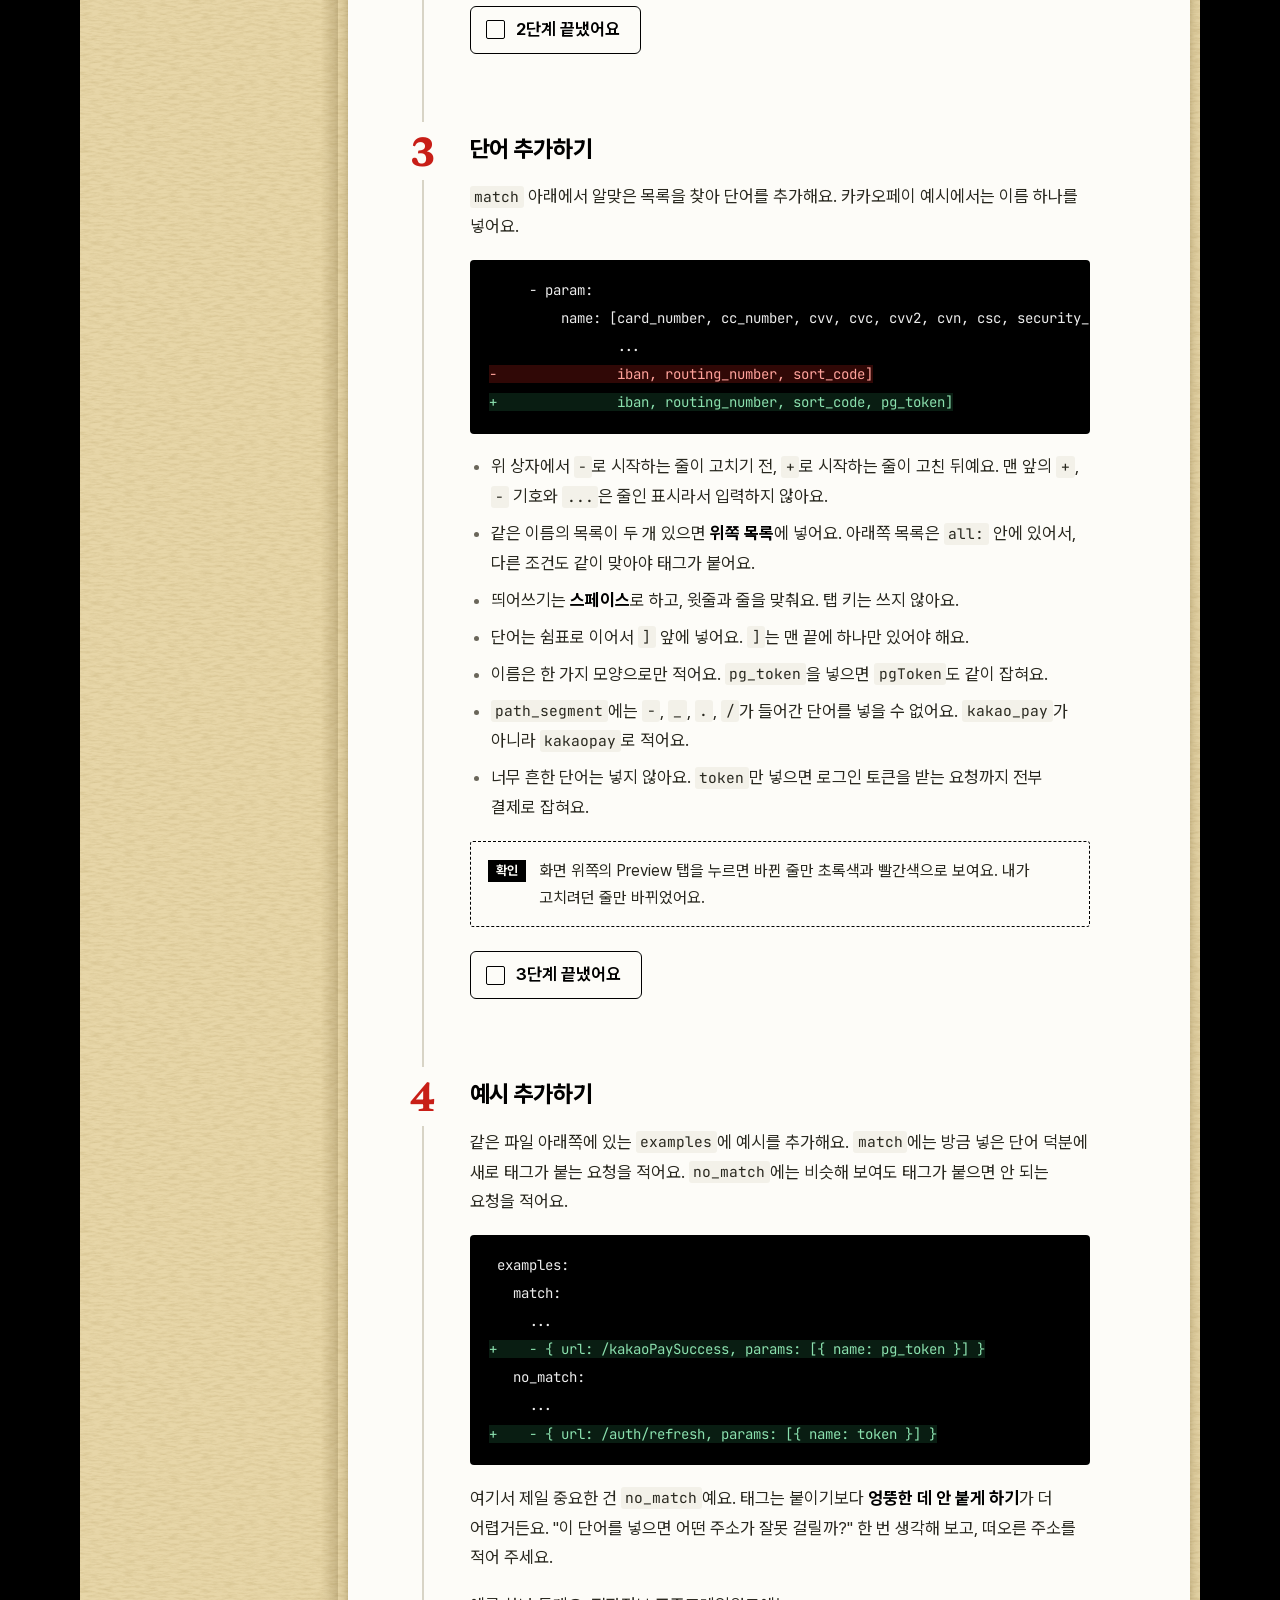
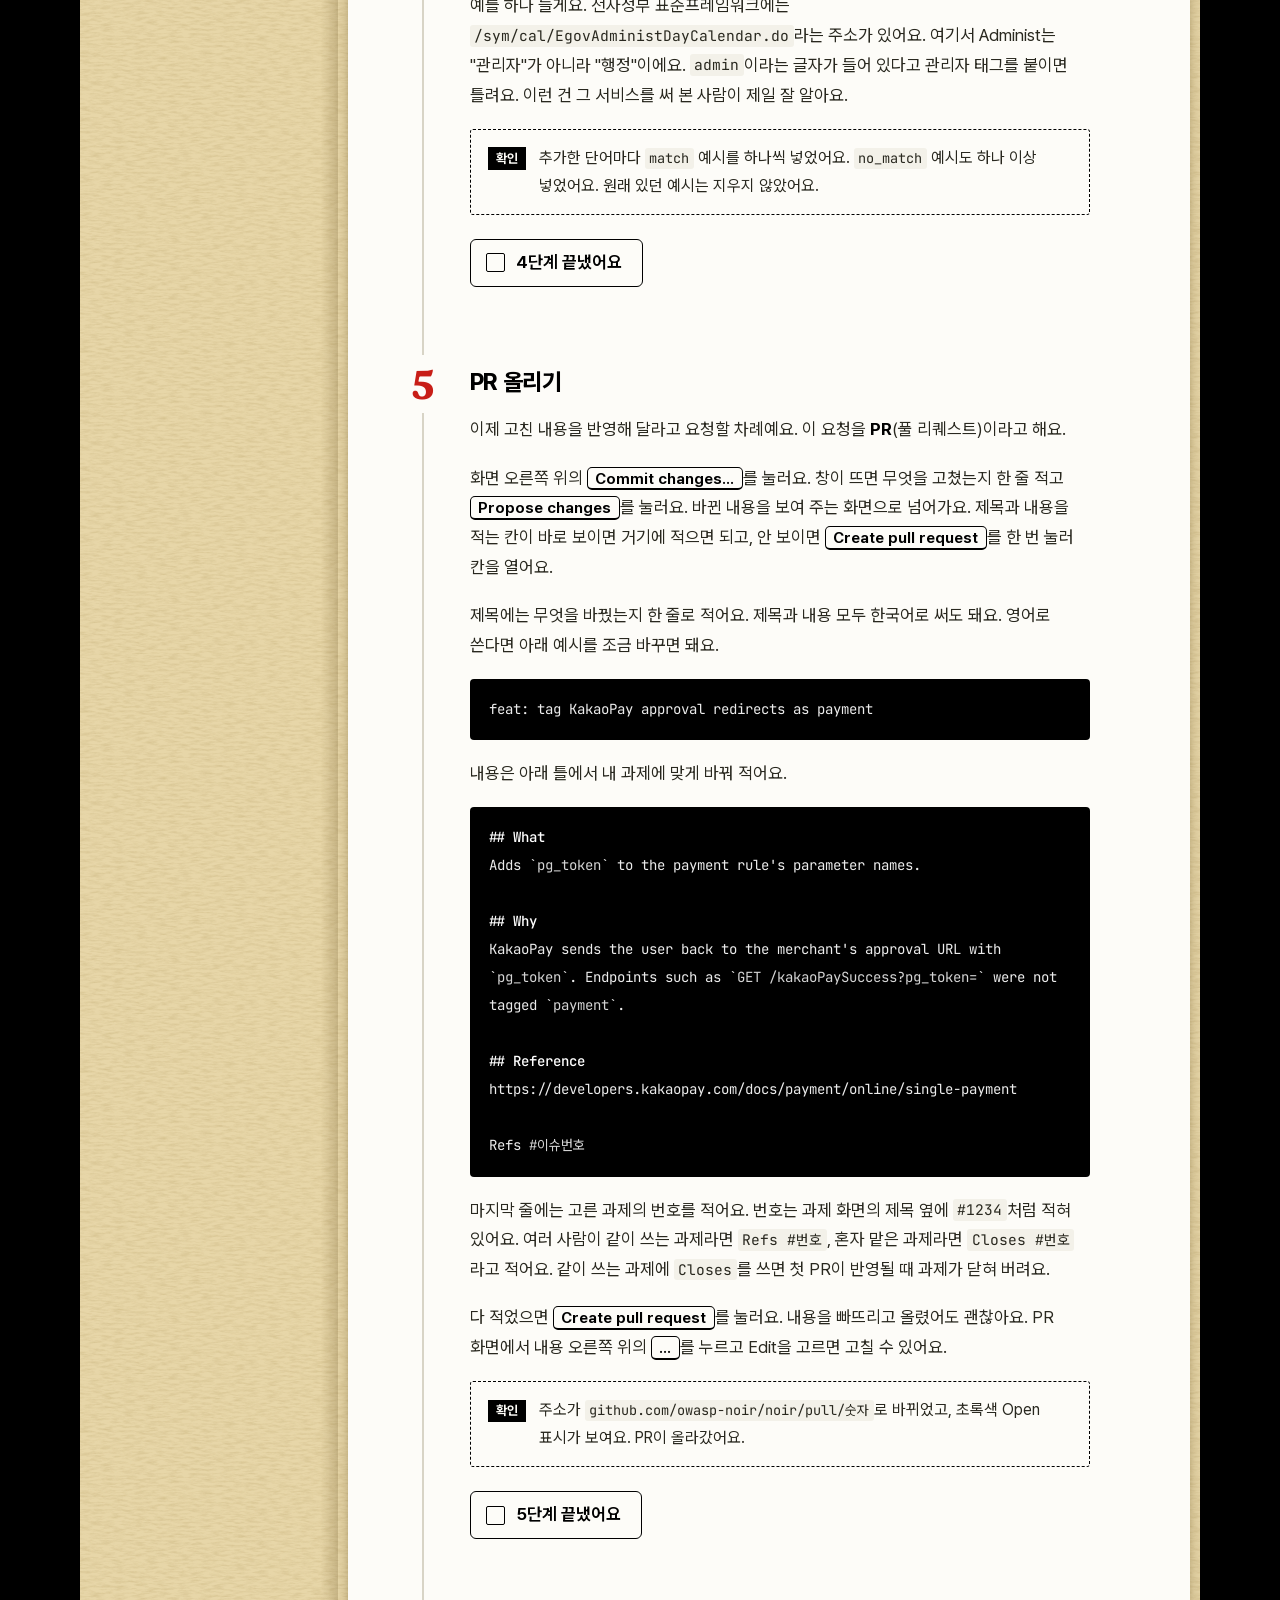
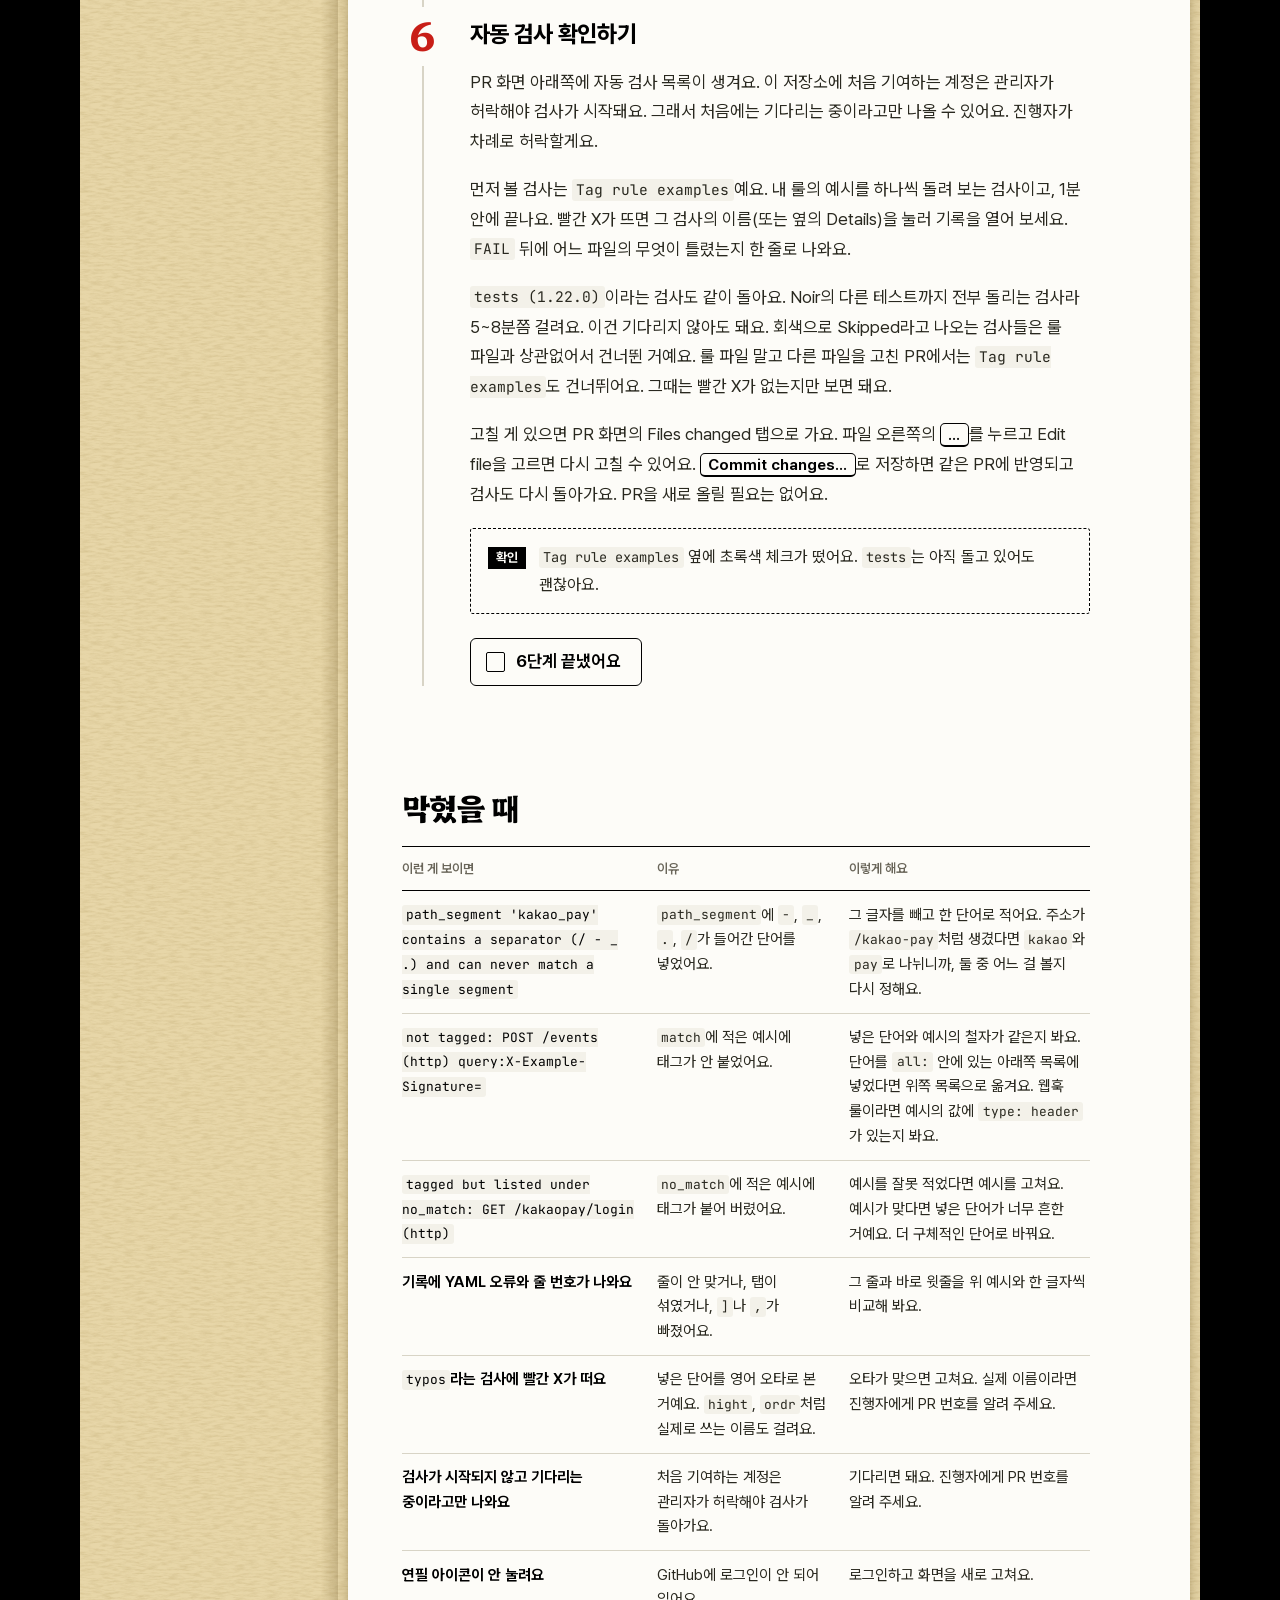
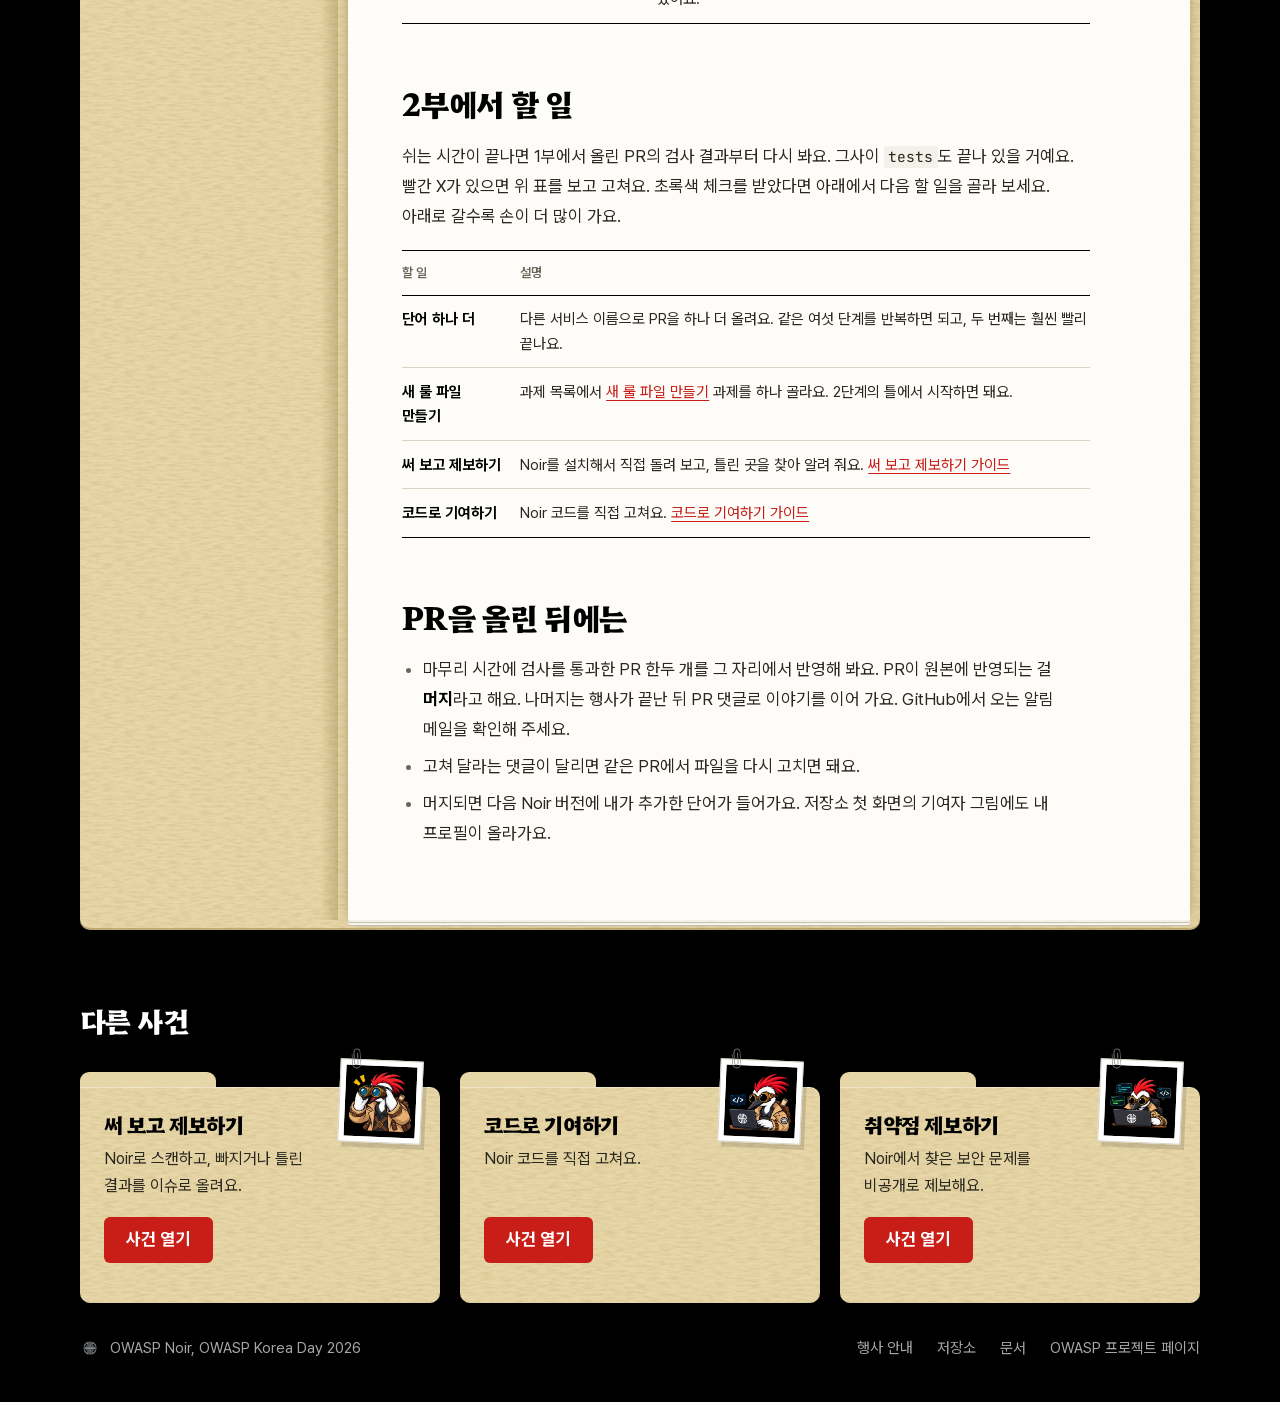
<file: web/index.html>
<!DOCTYPE html>
<html lang="ko">
<head>
  <meta charset="UTF-8">
  <meta name="viewport" content="width=device-width, initial-scale=1.0">
  <meta name="description" content="Noir의 태그 룰에 국내 서비스 키워드를 추가해요. GitHub 화면에서 파일 하나를 고쳐 PR로 보내요.">
  
  
  <title>브라우저로 기여하기 - Noir 기여 핸즈온</title>
  <meta name="theme-color" content="#000000">
  
  <script>document.documentElement.className = "js";</script>
  <meta property="og:title" content="브라우저로 기여하기">
  <meta property="og:type" content="website">
  <meta property="og:url" content="https://owasp-noir.github.io/owasp-korea-day/web/">
  <meta property="og:description" content="Noir의 태그 룰에 국내 서비스 키워드를 추가해요. GitHub 화면에서 파일 하나를 고쳐 PR로 보내요.">
  <meta property="og:image" content="https://owasp-noir.github.io/owasp-korea-day/images/og.jpg">
  <meta name="twitter:card" content="summary_large_image">
  <meta name="twitter:title" content="브라우저로 기여하기">
  <meta name="twitter:description" content="Noir의 태그 룰에 국내 서비스 키워드를 추가해요. GitHub 화면에서 파일 하나를 고쳐 PR로 보내요.">
  <meta name="twitter:image" content="https://owasp-noir.github.io/owasp-korea-day/images/og.jpg">
  <link rel="canonical" href="https://owasp-noir.github.io/owasp-korea-day/web/">

  <link rel="icon" href="https://owasp-noir.github.io/owasp-korea-day/logos/favicon.ico" sizes="any">
  <link rel="icon" href="https://owasp-noir.github.io/owasp-korea-day/logos/favicon-96x96.png" type="image/png" sizes="96x96">
  <link rel="apple-touch-icon" href="https://owasp-noir.github.io/owasp-korea-day/logos/apple-touch-icon.png">

  <link rel="preload" href="https://owasp-noir.github.io/owasp-korea-day/fonts/handson-sans-site.woff2" as="font" type="font/woff2" crossorigin>
  <link rel="preload" href="https://owasp-noir.github.io/owasp-korea-day/fonts/hahmlet-site.woff2" as="font" type="font/woff2" crossorigin>
  <link rel="stylesheet" href="https://owasp-noir.github.io/owasp-korea-day/css/fonts.css">
  <link rel="stylesheet" href="https://owasp-noir.github.io/owasp-korea-day/css/style.css">
</head>
<body>
  <a class="skip" href="#main">본문으로 바로 가기</a>

  
  <header class="hud">
    <div class="wrap hud__in">
      <a class="brand" href="https://owasp-noir.github.io/owasp-korea-day/">
        <img src="https://owasp-noir.github.io/owasp-korea-day/images/logo-s.png" alt="" width="26" height="26">
        <span>Noir 기여 핸즈온</span>
      </a>
      <nav class="hud__links" aria-label="바로 가기">
        <a href="https://owasp-noir.github.io/owasp-korea-day/">첫 화면</a>
        <a href="https://github.com/owasp-noir/noir/issues?q=is%3Aissue+is%3Aopen+label%3Aowasp-korea-day">과제 목록</a>
        <a href="https://owasp-noir.github.io/owasp-korea-day/slides/contributing-to-owasp-noir.pdf" download="Contributing to OWASP Noir.pdf">발표자료</a>
      </nav>
    </div>
  </header>

<div class="wrap folder">
  <nav class="tabs" aria-label="사건 파일">
    <a class="tab" href="https://owasp-noir.github.io/owasp-korea-day/web/" aria-current="page"><span class="tab__long">브라우저로 기여</span><span class="tab__short">브라우저</span></a>
    <a class="tab" href="https://owasp-noir.github.io/owasp-korea-day/report/"><span class="tab__long">써 보고 제보</span><span class="tab__short">제보</span></a>
    <a class="tab" href="https://owasp-noir.github.io/owasp-korea-day/code/"><span class="tab__long">코드로 기여</span><span class="tab__short">코드</span></a>
    <a class="tab" href="https://owasp-noir.github.io/owasp-korea-day/security/"><span class="tab__long">취약점 제보</span><span class="tab__short">취약점</span></a>
  </nav>
  <div class="folder__body">

<div class="file">
  <aside class="file__side" aria-label="목차">
    
    
    
<figure class="photo">
  <svg class="photo__clip" viewBox="0 0 26 62" aria-hidden="true"><path d="M17 16v27a5 5 0 0 1-10 0V12a9 9 0 0 1 18 0v33a12 12 0 0 1-24 0V18"/></svg>
  <div class="photo__print">
    <img src="https://owasp-noir.github.io/owasp-korea-day/images/mascot/hak-inspect.webp" alt="" width="512" height="512" decoding="async">
  </div>
  
</figure>
    
    <div class="slip" id="page-toc" hidden>
      <p class="slip__title">목차</p>
      <nav id="page-nav"></nav>
    </div>
  </aside>

  <div class="sheet">
    <main id="main">

      <header class="cover cover--page">
        <div class="cover__body">
          <div class="cover__copy">
            <h1>브라우저로 기여하기</h1>
            <p class="cover__lede">Noir의 태그 룰에 국내 서비스 키워드를 추가해요. GitHub 화면에서 파일 하나를 고쳐 PR로 보내요.</p>
          </div>
          
          <div class="cover__photo">
            
            
<figure class="photo">
  <svg class="photo__clip" viewBox="0 0 26 62" aria-hidden="true"><path d="M17 16v27a5 5 0 0 1-10 0V12a9 9 0 0 1 18 0v33a12 12 0 0 1-24 0V18"/></svg>
  <div class="photo__print">
    <img src="https://owasp-noir.github.io/owasp-korea-day/images/mascot/hak-inspect.webp" alt="" width="512" height="512" decoding="async">
  </div>
  
</figure>
          </div>
          
        </div>

        
        <div class="record">
          <dl class="form form--three">
            <div><dt>준비물</dt><dd>GitHub 계정, 브라우저</dd></div>
            <div><dt>소요 시간</dt><dd>40분</dd></div>
            <div><dt>결과물</dt><dd>내 이름으로 올린 PR 하나</dd></div>
          </dl>
          
        </div>
        
      </header>

      
      <div class="doc">
        <article class="prose">
          <h2 id="무엇을-고치나요">무엇을 고치나요</h2>
<p>Noir는 소스 코드를 읽고, 그 서비스에 어떤 주소가 열려 있는지 찾아 줘요. 이런 주소를 <strong>엔드포인트</strong>라고 불러요. <code>/login</code>, <code>/api/orders</code> 같은 것들이에요.</p>
<p>찾은 엔드포인트에는 &quot;여기는 결제&quot;, &quot;여기는 웹훅&quot; 같은 <strong>태그</strong>를 붙여요. 보안 점검하는 사람이 어디부터 볼지 고르기 쉬워지거든요.</p>
<p>그런데 가끔 태그를 빠뜨려요. 카카오페이로 예를 들어 볼게요. 카카오페이는 결제가 끝나면 <code>pg_token</code>이라는 값을 붙여서 우리 서버로 돌려보내요. 그래서 카카오페이를 붙인 서버에는 보통 이런 코드가 있어요.</p>
<pre><code class="language-js hljs">app<span class="hljs-punctuation">.</span>get<span class="hljs-punctuation">(</span><span class="hljs-string">&quot;/kakaoPaySuccess&quot;</span><span class="hljs-punctuation">,</span> <span class="hljs-keyword">function</span> <span class="hljs-punctuation">(</span>req<span class="hljs-punctuation">,</span> res<span class="hljs-punctuation">)</span> <span class="hljs-punctuation">{</span>
  <span class="hljs-keyword">const</span> pgToken <span class="hljs-operator">=</span> req<span class="hljs-punctuation">.</span>query<span class="hljs-punctuation">.</span>pg_token<span class="hljs-punctuation">;</span>

  <span class="hljs-comment">// 받은 pg_token으로 카카오페이에 결제 승인을 요청해요.
</span>  <span class="hljs-punctuation">...</span>
<span class="hljs-punctuation">});</span>
</code></pre>
<p>Noir로 스캔하면 주소와 받는 값을 잘 찾아요. 그런데 결제 태그가 안 붙어요.</p>
<pre><code class="language-text hljs">GET /kakaoPaySuccess?pg_token=
</code></pre>
<p>Noir가 <code>pg_token</code>이라는 이름을 모르기 때문이에요. Noir가 아는 이름은 대부분 해외 서비스 것이거든요. 이 이름을 추가하면 결과가 이렇게 바뀌어요.</p>
<pre><code class="language-text hljs">GET /kakaoPaySuccess?pg_token=
  ○ tags: payment
</code></pre>
<p>실제로 카카오페이를 붙인 공개 저장소 다섯 곳을 스캔해 봤어요. <code>pg_token</code>을 받는 주소 6개 중 3개에 결제 태그가 없었고, 이 단어를 추가하니 6개 모두에 붙었어요. 오늘은 이렇게 국내 서비스에서만 쓰는 이름을 룰에 추가해요.</p>
<h2 id="룰-파일은-이렇게-생겼어요">룰 파일은 이렇게 생겼어요</h2>
<p>태그를 붙이는 규칙은 <a href="https://github.com/owasp-noir/noir/tree/main/src/tagger/rules"><code>src/tagger/rules/</code></a> 폴더에 파일로 들어 있어요. 결제, 웹훅, 관리자처럼 태그 하나에 파일 하나예요. 결제 룰을 간단히 줄이면 이래요.</p>
<pre><code class="language-yaml hljs"><span class="hljs-name">key</span><span class="hljs-punctuation">:</span> <span class="hljs-literal">payment</span>
<span class="hljs-name">match</span><span class="hljs-punctuation">:</span>
  <span class="hljs-name">any</span><span class="hljs-punctuation">:</span>                        <span class="hljs-comment"># 아래 중 하나라도 맞으면 태그를 붙여요</span>
    - <span class="hljs-name">path_segment</span><span class="hljs-punctuation">:</span> <span class="hljs-punctuation">[</span><span class="hljs-literal">payment, checkout, billing, paypal, stripe]</span>
    - <span class="hljs-name">param</span><span class="hljs-punctuation">:</span>
        <span class="hljs-name">name</span><span class="hljs-punctuation">:</span> <span class="hljs-punctuation">[</span><span class="hljs-literal">card_number, cvv, payment_method]</span>
<span class="hljs-name">examples</span><span class="hljs-punctuation">:</span>
  <span class="hljs-name">match</span><span class="hljs-punctuation">:</span>                      <span class="hljs-comment"># 태그가 붙어야 하는 예</span>
    - { <span class="hljs-name">method: POST, url</span><span class="hljs-punctuation">:</span> <span class="hljs-literal">/api/checkout }</span>
  <span class="hljs-name">no_match</span><span class="hljs-punctuation">:</span>                   <span class="hljs-comment"># 태그가 붙으면 안 되는 예</span>
    - { <span class="hljs-name">url</span><span class="hljs-punctuation">:</span> <span class="hljs-literal">/api/orders }</span>
</code></pre>
<p>네 가지만 알면 돼요.</p>
<table>
<thead>
<tr>
<th>이름</th>
<th>하는 일</th>
<th>예</th>
</tr>
</thead>
<tbody>
<tr>
<td><code>path_segment</code></td>
<td>주소를 <code>/</code> <code>-</code> <code>_</code> <code>.</code>에서 잘라 조각으로 나눈 다음, 그 조각이 목록에 있는지 봐요. 대문자와 소문자는 구분하지 않아요.</td>
<td><code>/kakao-pay/ready</code>는 <code>kakao</code>, <code>pay</code>, <code>ready</code>로 나뉘어요. <code>/kakaopay/ready</code>는 <code>kakaopay</code>, <code>ready</code>로 나뉘어요.</td>
</tr>
<tr>
<td><code>param</code>의 <code>name</code></td>
<td>요청에 담겨 오는 값의 이름을 봐요. 대문자와 소문자, <code>-</code>, <code>_</code>는 따지지 않아요.</td>
<td><code>pg_token</code>, <code>pgToken</code>, <code>pg-token</code>을 모두 같은 이름으로 봐요. 하나만 적으면 돼요.</td>
</tr>
<tr>
<td><code>url_contains</code></td>
<td>주소를 조각으로 나누지 않고, 이 글자가 주소 어딘가에 들어 있는지 봐요. 소문자로 적어요.</td>
<td><code>sign-in</code>처럼 <code>-</code>나 <code>_</code>가 들어간 말은 <code>path_segment</code>로 찾을 수 없어서 이걸 써요.</td>
</tr>
<tr>
<td><code>examples</code></td>
<td>룰이 제대로 동작하는지 확인하는 예시예요. PR을 올리면 자동 검사가 하나씩 돌려 봐요.</td>
<td>테스트 코드를 따로 쓸 필요가 없어요.</td>
</tr>
</tbody>
</table>
<p>더 많은 조건은 <a href="https://github.com/owasp-noir/noir/blob/main/src/tagger/rules/README.md">룰 폴더의 README</a>에 있어요.</p>
<h2 id="따라-하기">따라 하기</h2>
<p>아래 예시는 위에서 본 카카오페이예요. 여러분은 첫 단계에서 고른 과제에 맞게 바꿔서 따라 하면 돼요.</p>
<div class="steps">
<h3 id="과제-고르기">과제 고르기</h3>
<p><a href="https://github.com/owasp-noir/noir/issues?q=is%3Aissue+is%3Aopen+label%3Aowasp-korea-day+label%3A%22%F0%9F%8C%90+browser-only%22">과제 목록</a>에서 하나를 골라 열어요. 과제는 크게 두 가지예요.</p>
<table>
<thead>
<tr>
<th>종류</th>
<th>어떤 과제</th>
<th>이 가이드와 다른 점</th>
</tr>
</thead>
<tbody>
<tr>
<td><a href="https://github.com/owasp-noir/noir/issues?q=is%3Aissue+is%3Aopen+label%3Aowasp-korea-day+label%3A%22%F0%9F%8C%90+browser-only%22+yml+in%3Atitle">있는 룰에 단어 추가하기</a></td>
<td>결제, 로그인, 본인인증처럼 이미 있는 태그에 국내 서비스의 단어를 넣어요.</td>
<td>없어요. 아래 순서 그대로 하면 돼요.</td>
</tr>
<tr>
<td><a href="https://github.com/owasp-noir/noir/issues?q=is%3Aissue+is%3Aopen+label%3Aowasp-korea-day+label%3A%22%F0%9F%8C%90+browser-only%22+%22tagger+for%22+in%3Atitle">새 룰 파일 만들기</a></td>
<td>검색, 주문, 프로필, 게시판처럼 아직 없는 태그를 만들어요.</td>
<td>2단계에서 파일을 새로 만들어요.</td>
</tr>
</tbody>
</table>
<p>골랐으면 과제에 댓글을 남겨요. 댓글 칸은 과제 화면 맨 아래에 있어요.</p>
<ul>
<li>과제에 &quot;여러 사람이 이 이슈 하나를 같이 씁니다&quot;라고 적혀 있으면, 추가할 단어를 정해 &quot;<code>naverpay</code> 제가 할게요&quot;처럼 적어요. 다른 분이 이미 맡은 단어는 피해 주세요.</li>
<li>그런 말이 없으면 한 사람이 맡는 과제예요. &quot;제가 할게요&quot;라고 적어요. 이미 댓글이 달려 있으면 다른 과제를 골라 주세요.</li>
</ul>
<p>추가할 이름은 기억에 기대지 말고, 그 서비스의 <strong>공식 문서나 공식 샘플 코드</strong>에서 확인해 주세요. 확인한 주소는 댓글에 같이 적고, 나중에 PR에도 붙여요.</p>
<blockquote>
<p>과제에 내 댓글이 달렸어요. 단어를 추가하는 과제라면 단어와, 그 단어를 확인한 주소도 적어 뒀어요.</p>
</blockquote>
<h3 id="고칠-파일-열기">고칠 파일 열기</h3>
<p>고칠 파일을 GitHub에서 열어요. 결제 룰이라면 <a href="https://github.com/owasp-noir/noir/blob/main/src/tagger/rules/payment.yml">payment.yml</a>이에요. 다른 파일이라면 주소창에 <code>https://github.com/owasp-noir/noir/blob/main/</code>을 적고, 그 뒤에 과제에 적힌 경로(<code>src/tagger/rules/webhook.yml</code> 같은 것)를 붙여서 열어요. 파일이 열리면 오른쪽 위에 있는 연필 아이콘을 눌러요.</p>
<p>이 저장소를 직접 고칠 권한은 없어서, GitHub가 내 계정에 복사본을 만들자고 해요. 이걸 <strong>포크</strong>라고 해요. <kbd>Fork this repository</kbd>를 누르면 복사본이 생기고, 거기서 고치게 돼요.</p>
<p>새 룰 파일을 만드는 과제라면 <a href="https://github.com/owasp-noir/noir/new/main/src/tagger/rules">새 파일 만들기</a>를 열어요. 맨 위 이름 칸에 과제에 적힌 파일 이름(<code>search.yml</code> 같은 것)을 넣고, 아래 틀을 붙여 넣은 다음 내 과제에 맞게 바꿔요. 틀은 알림 태그를 예로 든 거예요.</p>
<pre><code class="language-yaml hljs"><span class="hljs-name">key</span><span class="hljs-punctuation">:</span> <span class="hljs-literal">notification</span>
<span class="hljs-name">name</span><span class="hljs-punctuation">:</span> <span class="hljs-literal">Notification Tagger</span>
<span class="hljs-name">summary</span><span class="hljs-punctuation">:</span> <span class="hljs-literal">Identifies notification endpoints</span>
<span class="hljs-name">order</span><span class="hljs-punctuation">:</span> <span class="hljs-number">400</span>
<span class="hljs-name">tag</span><span class="hljs-punctuation">:</span>
  <span class="hljs-name">tagger</span><span class="hljs-punctuation">:</span> <span class="hljs-literal">Notification</span>
  <span class="hljs-name">description</span><span class="hljs-punctuation">:</span> <span class="hljs-literal">Notification endpoint; review access.</span>
<span class="hljs-name">match</span><span class="hljs-punctuation">:</span>
  <span class="hljs-name">any</span><span class="hljs-punctuation">:</span>
    - <span class="hljs-name">path_segment</span><span class="hljs-punctuation">:</span> <span class="hljs-punctuation">[</span><span class="hljs-literal">notification, notifications]</span>
<span class="hljs-name">examples</span><span class="hljs-punctuation">:</span>
  <span class="hljs-name">match</span><span class="hljs-punctuation">:</span>
    - { <span class="hljs-name">url</span><span class="hljs-punctuation">:</span> <span class="hljs-literal">/notifications }</span>
    - { <span class="hljs-name">method: POST, url</span><span class="hljs-punctuation">:</span> <span class="hljs-literal">/api/notification/read }</span>
  <span class="hljs-name">no_match</span><span class="hljs-punctuation">:</span>
    - { <span class="hljs-name">url</span><span class="hljs-punctuation">:</span> <span class="hljs-literal">/blog/posts }</span>
    - { <span class="hljs-name">url</span><span class="hljs-punctuation">:</span> <span class="hljs-literal">/catalog }</span>
</code></pre>
<ul>
<li><code>key</code>는 파일 이름과 같아야 해요. <code>search.yml</code>이면 <code>search</code>예요.</li>
<li><code>order</code>에는 과제에 적힌 숫자를 써요.</li>
<li><code>name</code>, <code>summary</code>, <code>tag</code> 아래 두 줄은 영어로 짧게 적어요. <code>description</code>에는 이 태그가 붙은 주소에서 무엇을 점검해야 하는지 적어요.</li>
<li><code>match</code>에는 조건을, <code>examples</code>에는 태그가 붙어야 하는 예(<code>match</code>)와 붙으면 안 되는 예(<code>no_match</code>)를 적어요.</li>
</ul>
<p>틀을 바꾸기 전에 3단계와 4단계의 설명을 읽어 보세요. 단어를 고르는 법과 <code>no_match</code>를 쓰는 법은 새 파일에서도 같아요. 다 바꿨으면 5단계로 넘어가요.</p>
<blockquote>
<p>파일 내용을 고칠 수 있는 편집 화면이 열렸어요.</p>
</blockquote>
<h3 id="단어-추가하기">단어 추가하기</h3>
<p><code>match</code> 아래에서 알맞은 목록을 찾아 단어를 추가해요. 카카오페이 예시에서는 이름 하나를 넣어요.</p>
<pre><code class="language-diff hljs">     - param:
         name: [card_number, cc_number, cvv, cvc, cvv2, cvn, csc, security_code,
                ...
<span class="hljs-deletion">-               iban, routing_number, sort_code]
</span><span class="hljs-addition">+               iban, routing_number, sort_code, pg_token]
</span></code></pre>
<ul>
<li>위 상자에서 <code>-</code>로 시작하는 줄이 고치기 전, <code>+</code>로 시작하는 줄이 고친 뒤예요. 맨 앞의 <code>+</code>, <code>-</code> 기호와 <code>...</code>은 줄인 표시라서 입력하지 않아요.</li>
<li>같은 이름의 목록이 두 개 있으면 <strong>위쪽 목록</strong>에 넣어요. 아래쪽 목록은 <code>all:</code> 안에 있어서, 다른 조건도 같이 맞아야 태그가 붙어요.</li>
<li>띄어쓰기는 <strong>스페이스</strong>로 하고, 윗줄과 줄을 맞춰요. 탭 키는 쓰지 않아요.</li>
<li>단어는 쉼표로 이어서 <code>]</code> 앞에 넣어요. <code>]</code>는 맨 끝에 하나만 있어야 해요.</li>
<li>이름은 한 가지 모양으로만 적어요. <code>pg_token</code>을 넣으면 <code>pgToken</code>도 같이 잡혀요.</li>
<li><code>path_segment</code>에는 <code>-</code>, <code>_</code>, <code>.</code>, <code>/</code>가 들어간 단어를 넣을 수 없어요. <code>kakao_pay</code>가 아니라 <code>kakaopay</code>로 적어요.</li>
<li>너무 흔한 단어는 넣지 않아요. <code>token</code>만 넣으면 로그인 토큰을 받는 요청까지 전부 결제로 잡혀요.</li>
</ul>
<blockquote>
<p>화면 위쪽의 Preview 탭을 누르면 바뀐 줄만 초록색과 빨간색으로 보여요. 내가 고치려던 줄만 바뀌었어요.</p>
</blockquote>
<h3 id="예시-추가하기">예시 추가하기</h3>
<p>같은 파일 아래쪽에 있는 <code>examples</code>에 예시를 추가해요. <code>match</code>에는 방금 넣은 단어 덕분에 새로 태그가 붙는 요청을 적어요. <code>no_match</code>에는 비슷해 보여도 태그가 붙으면 안 되는 요청을 적어요.</p>
<pre><code class="language-diff hljs"> examples:
   match:
     ...
<span class="hljs-addition">+    - { url: /kakaoPaySuccess, params: [{ name: pg_token }] }
</span>   no_match:
     ...
<span class="hljs-addition">+    - { url: /auth/refresh, params: [{ name: token }] }
</span></code></pre>
<p>여기서 제일 중요한 건 <code>no_match</code>예요. 태그는 붙이기보다 <strong>엉뚱한 데 안 붙게 하기</strong>가 더 어렵거든요. &quot;이 단어를 넣으면 어떤 주소가 잘못 걸릴까?&quot; 한 번 생각해 보고, 떠오른 주소를 적어 주세요.</p>
<p>예를 하나 들게요. 전자정부 표준프레임워크에는 <code>/sym/cal/EgovAdministDayCalendar.do</code>라는 주소가 있어요. 여기서 Administ는 &quot;관리자&quot;가 아니라 &quot;행정&quot;이에요. <code>admin</code>이라는 글자가 들어 있다고 관리자 태그를 붙이면 틀려요. 이런 건 그 서비스를 써 본 사람이 제일 잘 알아요.</p>
<blockquote>
<p>추가한 단어마다 <code>match</code> 예시를 하나씩 넣었어요. <code>no_match</code> 예시도 하나 이상 넣었어요. 원래 있던 예시는 지우지 않았어요.</p>
</blockquote>
<h3 id="pr-올리기">PR 올리기</h3>
<p>이제 고친 내용을 반영해 달라고 요청할 차례예요. 이 요청을 <strong>PR</strong>(풀 리퀘스트)이라고 해요.</p>
<p>화면 오른쪽 위의 <kbd>Commit changes…</kbd>를 눌러요. 창이 뜨면 무엇을 고쳤는지 한 줄 적고 <kbd>Propose changes</kbd>를 눌러요. 바뀐 내용을 보여 주는 화면으로 넘어가요. 제목과 내용을 적는 칸이 바로 보이면 거기에 적으면 되고, 안 보이면 <kbd>Create pull request</kbd>를 한 번 눌러 칸을 열어요.</p>
<p>제목에는 무엇을 바꿨는지 한 줄로 적어요. 제목과 내용 모두 한국어로 써도 돼요. 영어로 쓴다면 아래 예시를 조금 바꾸면 돼요.</p>
<pre><code class="language-text hljs">feat: tag KakaoPay approval redirects as payment
</code></pre>
<p>내용은 아래 틀에서 내 과제에 맞게 바꿔 적어요.</p>
<pre><code class="language-markdown hljs"><span class="hljs-section">## What</span>
Adds <span class="hljs-string">`pg_token`</span> to the payment rule&#39;s parameter names.

<span class="hljs-section">## Why</span>
KakaoPay sends the user back to the merchant&#39;s approval URL with <span class="hljs-string">`pg_token`</span>. Endpoints such as <span class="hljs-string">`GET /kakaoPaySuccess?pg_token=`</span> were not tagged <span class="hljs-string">`payment`</span>.

<span class="hljs-section">## Reference</span>
https://developers.kakaopay.com/docs/payment/online/single-payment

Refs <span class="hljs-symbol">#이슈번호</span>
</code></pre>
<p>마지막 줄에는 고른 과제의 번호를 적어요. 번호는 과제 화면의 제목 옆에 <code>#1234</code>처럼 적혀 있어요. 여러 사람이 같이 쓰는 과제라면 <code>Refs #번호</code>, 혼자 맡은 과제라면 <code>Closes #번호</code>라고 적어요. 같이 쓰는 과제에 <code>Closes</code>를 쓰면 첫 PR이 반영될 때 과제가 닫혀 버려요.</p>
<p>다 적었으면 <kbd>Create pull request</kbd>를 눌러요. 내용을 빠뜨리고 올렸어도 괜찮아요. PR 화면에서 내용 오른쪽 위의 <kbd>…</kbd>를 누르고 Edit을 고르면 고칠 수 있어요.</p>
<blockquote>
<p>주소가 <code>github.com/owasp-noir/noir/pull/숫자</code>로 바뀌었고, 초록색 Open 표시가 보여요. PR이 올라갔어요.</p>
</blockquote>
<h3 id="자동-검사-확인하기">자동 검사 확인하기</h3>
<p>PR 화면 아래쪽에 자동 검사 목록이 생겨요. 이 저장소에 처음 기여하는 계정은 관리자가 허락해야 검사가 시작돼요. 그래서 처음에는 기다리는 중이라고만 나올 수 있어요. 진행자가 차례로 허락할게요.</p>
<p>먼저 볼 검사는 <code>Tag rule examples</code>예요. 내 룰의 예시를 하나씩 돌려 보는 검사이고, 1분 안에 끝나요. 빨간 X가 뜨면 그 검사의 이름(또는 옆의 Details)을 눌러 기록을 열어 보세요. <code>FAIL</code> 뒤에 어느 파일의 무엇이 틀렸는지 한 줄로 나와요.</p>
<p><code>tests (1.22.0)</code>이라는 검사도 같이 돌아요. Noir의 다른 테스트까지 전부 돌리는 검사라 5~8분쯤 걸려요. 이건 기다리지 않아도 돼요. 회색으로 Skipped라고 나오는 검사들은 룰 파일과 상관없어서 건너뛴 거예요. 룰 파일 말고 다른 파일을 고친 PR에서는 <code>Tag rule examples</code>도 건너뛰어요. 그때는 빨간 X가 없는지만 보면 돼요.</p>
<p>고칠 게 있으면 PR 화면의 Files changed 탭으로 가요. 파일 오른쪽의 <kbd>…</kbd>를 누르고 Edit file을 고르면 다시 고칠 수 있어요. <kbd>Commit changes…</kbd>로 저장하면 같은 PR에 반영되고 검사도 다시 돌아가요. PR을 새로 올릴 필요는 없어요.</p>
<blockquote>
<p><code>Tag rule examples</code> 옆에 초록색 체크가 떴어요. <code>tests</code>는 아직 돌고 있어도 괜찮아요.</p>
</blockquote>
</div>
<h2 id="막혔을-때">막혔을 때</h2>
<table>
<thead>
<tr>
<th>이런 게 보이면</th>
<th>이유</th>
<th>이렇게 해요</th>
</tr>
</thead>
<tbody>
<tr>
<td><code>path_segment &#39;kakao_pay&#39; contains a separator (/ - _ .) and can never match a single segment</code></td>
<td><code>path_segment</code>에 <code>-</code>, <code>_</code>, <code>.</code>, <code>/</code>가 들어간 단어를 넣었어요.</td>
<td>그 글자를 빼고 한 단어로 적어요. 주소가 <code>/kakao-pay</code>처럼 생겼다면 <code>kakao</code>와 <code>pay</code>로 나뉘니까, 둘 중 어느 걸 볼지 다시 정해요.</td>
</tr>
<tr>
<td><code>not tagged: POST /events (http) query:X-Example-Signature=</code></td>
<td><code>match</code>에 적은 예시에 태그가 안 붙었어요.</td>
<td>넣은 단어와 예시의 철자가 같은지 봐요. 단어를 <code>all:</code> 안에 있는 아래쪽 목록에 넣었다면 위쪽 목록으로 옮겨요. 웹훅 룰이라면 예시의 값에 <code>type: header</code>가 있는지 봐요.</td>
</tr>
<tr>
<td><code>tagged but listed under no_match: GET /kakaopay/login (http)</code></td>
<td><code>no_match</code>에 적은 예시에 태그가 붙어 버렸어요.</td>
<td>예시를 잘못 적었다면 예시를 고쳐요. 예시가 맞다면 넣은 단어가 너무 흔한 거예요. 더 구체적인 단어로 바꿔요.</td>
</tr>
<tr>
<td>기록에 YAML 오류와 줄 번호가 나와요</td>
<td>줄이 안 맞거나, 탭이 섞였거나, <code>]</code>나 <code>,</code>가 빠졌어요.</td>
<td>그 줄과 바로 윗줄을 위 예시와 한 글자씩 비교해 봐요.</td>
</tr>
<tr>
<td><code>typos</code>라는 검사에 빨간 X가 떠요</td>
<td>넣은 단어를 영어 오타로 본 거예요. <code>hight</code>, <code>ordr</code>처럼 실제로 쓰는 이름도 걸려요.</td>
<td>오타가 맞으면 고쳐요. 실제 이름이라면 진행자에게 PR 번호를 알려 주세요.</td>
</tr>
<tr>
<td>검사가 시작되지 않고 기다리는 중이라고만 나와요</td>
<td>처음 기여하는 계정은 관리자가 허락해야 검사가 돌아가요.</td>
<td>기다리면 돼요. 진행자에게 PR 번호를 알려 주세요.</td>
</tr>
<tr>
<td>연필 아이콘이 안 눌려요</td>
<td>GitHub에 로그인이 안 되어 있어요.</td>
<td>로그인하고 화면을 새로 고쳐요.</td>
</tr>
</tbody>
</table>
<h2 id="2부에서-할-일">2부에서 할 일</h2>
<p>쉬는 시간이 끝나면 1부에서 올린 PR의 검사 결과부터 다시 봐요. 그사이 <code>tests</code>도 끝나 있을 거예요. 빨간 X가 있으면 위 표를 보고 고쳐요. 초록색 체크를 받았다면 아래에서 다음 할 일을 골라 보세요. 아래로 갈수록 손이 더 많이 가요.</p>
<table>
<thead>
<tr>
<th>할 일</th>
<th>설명</th>
</tr>
</thead>
<tbody>
<tr>
<td>단어 하나 더</td>
<td>다른 서비스 이름으로 PR을 하나 더 올려요. 같은 여섯 단계를 반복하면 되고, 두 번째는 훨씬 빨리 끝나요.</td>
</tr>
<tr>
<td>새 룰 파일 만들기</td>
<td>과제 목록에서 <a href="https://github.com/owasp-noir/noir/issues?q=is%3Aissue+is%3Aopen+label%3Aowasp-korea-day+label%3A%22%F0%9F%8C%90+browser-only%22+%22tagger+for%22+in%3Atitle">새 룰 파일 만들기</a> 과제를 하나 골라요. 2단계의 틀에서 시작하면 돼요.</td>
</tr>
<tr>
<td>써 보고 제보하기</td>
<td>Noir를 설치해서 직접 돌려 보고, 틀린 곳을 찾아 알려 줘요. <a href="/owasp-korea-day/report/">써 보고 제보하기 가이드</a></td>
</tr>
<tr>
<td>코드로 기여하기</td>
<td>Noir 코드를 직접 고쳐요. <a href="/owasp-korea-day/code/">코드로 기여하기 가이드</a></td>
</tr>
</tbody>
</table>
<h2 id="pr을-올린-뒤에는">PR을 올린 뒤에는</h2>
<ul>
<li>마무리 시간에 검사를 통과한 PR 한두 개를 그 자리에서 반영해 봐요. PR이 원본에 반영되는 걸 <strong>머지</strong>라고 해요. 나머지는 행사가 끝난 뒤 PR 댓글로 이야기를 이어 가요. GitHub에서 오는 알림 메일을 확인해 주세요.</li>
<li>고쳐 달라는 댓글이 달리면 같은 PR에서 파일을 다시 고치면 돼요.</li>
<li>머지되면 다음 Noir 버전에 내가 추가한 단어가 들어가요. 저장소 첫 화면의 기여자 그림에도 내 프로필이 올라가요.</li>
</ul>

        </article>
      </div>

    </main>
  </div>
</div>
  </div>
</div>


<section class="wrap others" aria-labelledby="others-title">
  <h2 id="others-title">다른 사건</h2>
  
  <ul class="cases cases--row">
    
    
    <li class="case" data-case="report"><a class="case__link" href="https://owasp-noir.github.io/owasp-korea-day/report/">
      
<figure class="photo">
  <svg class="photo__clip" viewBox="0 0 26 62" aria-hidden="true"><path d="M17 16v27a5 5 0 0 1-10 0V12a9 9 0 0 1 18 0v33a12 12 0 0 1-24 0V18"/></svg>
  <div class="photo__print">
    <img src="https://owasp-noir.github.io/owasp-korea-day/images/mascot/hak-binoculars.webp" alt="" width="512" height="512" decoding="async" loading="lazy">
  </div>
  
</figure>
      <div class="case__main"><h3 class="case__name">써 보고 제보하기</h3><p class="case__what">Noir로 스캔하고, 빠지거나 틀린 결과를 이슈로 올려요.</p></div>
      <span class="case__open">사건 열기</span>
    </a></li>
    
    
    <li class="case" data-case="code"><a class="case__link" href="https://owasp-noir.github.io/owasp-korea-day/code/">
      
<figure class="photo">
  <svg class="photo__clip" viewBox="0 0 26 62" aria-hidden="true"><path d="M17 16v27a5 5 0 0 1-10 0V12a9 9 0 0 1 18 0v33a12 12 0 0 1-24 0V18"/></svg>
  <div class="photo__print">
    <img src="https://owasp-noir.github.io/owasp-korea-day/images/mascot/hak-dev.webp" alt="" width="512" height="512" decoding="async" loading="lazy">
  </div>
  
</figure>
      <div class="case__main"><h3 class="case__name">코드로 기여하기</h3><p class="case__what">Noir 코드를 직접 고쳐요.</p></div>
      <span class="case__open">사건 열기</span>
    </a></li>
    
    
    <li class="case" data-case="security"><a class="case__link" href="https://owasp-noir.github.io/owasp-korea-day/security/">
      
<figure class="photo">
  <svg class="photo__clip" viewBox="0 0 26 62" aria-hidden="true"><path d="M17 16v27a5 5 0 0 1-10 0V12a9 9 0 0 1 18 0v33a12 12 0 0 1-24 0V18"/></svg>
  <div class="photo__print">
    <img src="https://owasp-noir.github.io/owasp-korea-day/images/mascot/hak-hacker.webp" alt="" width="512" height="512" decoding="async" loading="lazy">
  </div>
  
</figure>
      <div class="case__main"><h3 class="case__name">취약점 제보하기</h3><p class="case__what">Noir에서 찾은 보안 문제를 비공개로 제보해요.</p></div>
      <span class="case__open">사건 열기</span>
    </a></li>
    
  </ul>
</section>


<dialog class="finale" id="finale" aria-labelledby="finale-title">
  <p class="stamp finale__stamp" aria-hidden="true">사건 종결</p>
  <h2 id="finale-title">단계를 모두 끝냈어요</h2>
  <form method="dialog" class="actions">
    <a class="btn btn--primary" href="https://owasp-noir.github.io/owasp-korea-day/">다음 사건 고르기</a>
    <button class="btn btn--line">계속 읽기</button>
  </form>
</dialog>
  <footer class="site-footer">
    <div class="wrap site-footer__in">
      <p class="site-footer__who">
        <img src="https://owasp-noir.github.io/owasp-korea-day/images/logo-s.png" alt="" width="20" height="20">
        OWASP Noir, OWASP Korea Day 2026
      </p>
      <ul class="site-footer__links">
        <li><a href="https://www.owaspkr.org/2026/">행사 안내</a></li>
        <li><a href="https://github.com/owasp-noir/noir">저장소</a></li>
        <li><a href="https://owasp-noir.github.io/noir/ko/">문서</a></li>
        <li><a href="https://owasp.org/www-project-noir/">OWASP 프로젝트 페이지</a></li>
      </ul>
    </div>
  </footer>
  <script src="https://owasp-noir.github.io/owasp-korea-day/js/site.js" defer></script>
</body>
</html>
</file>
